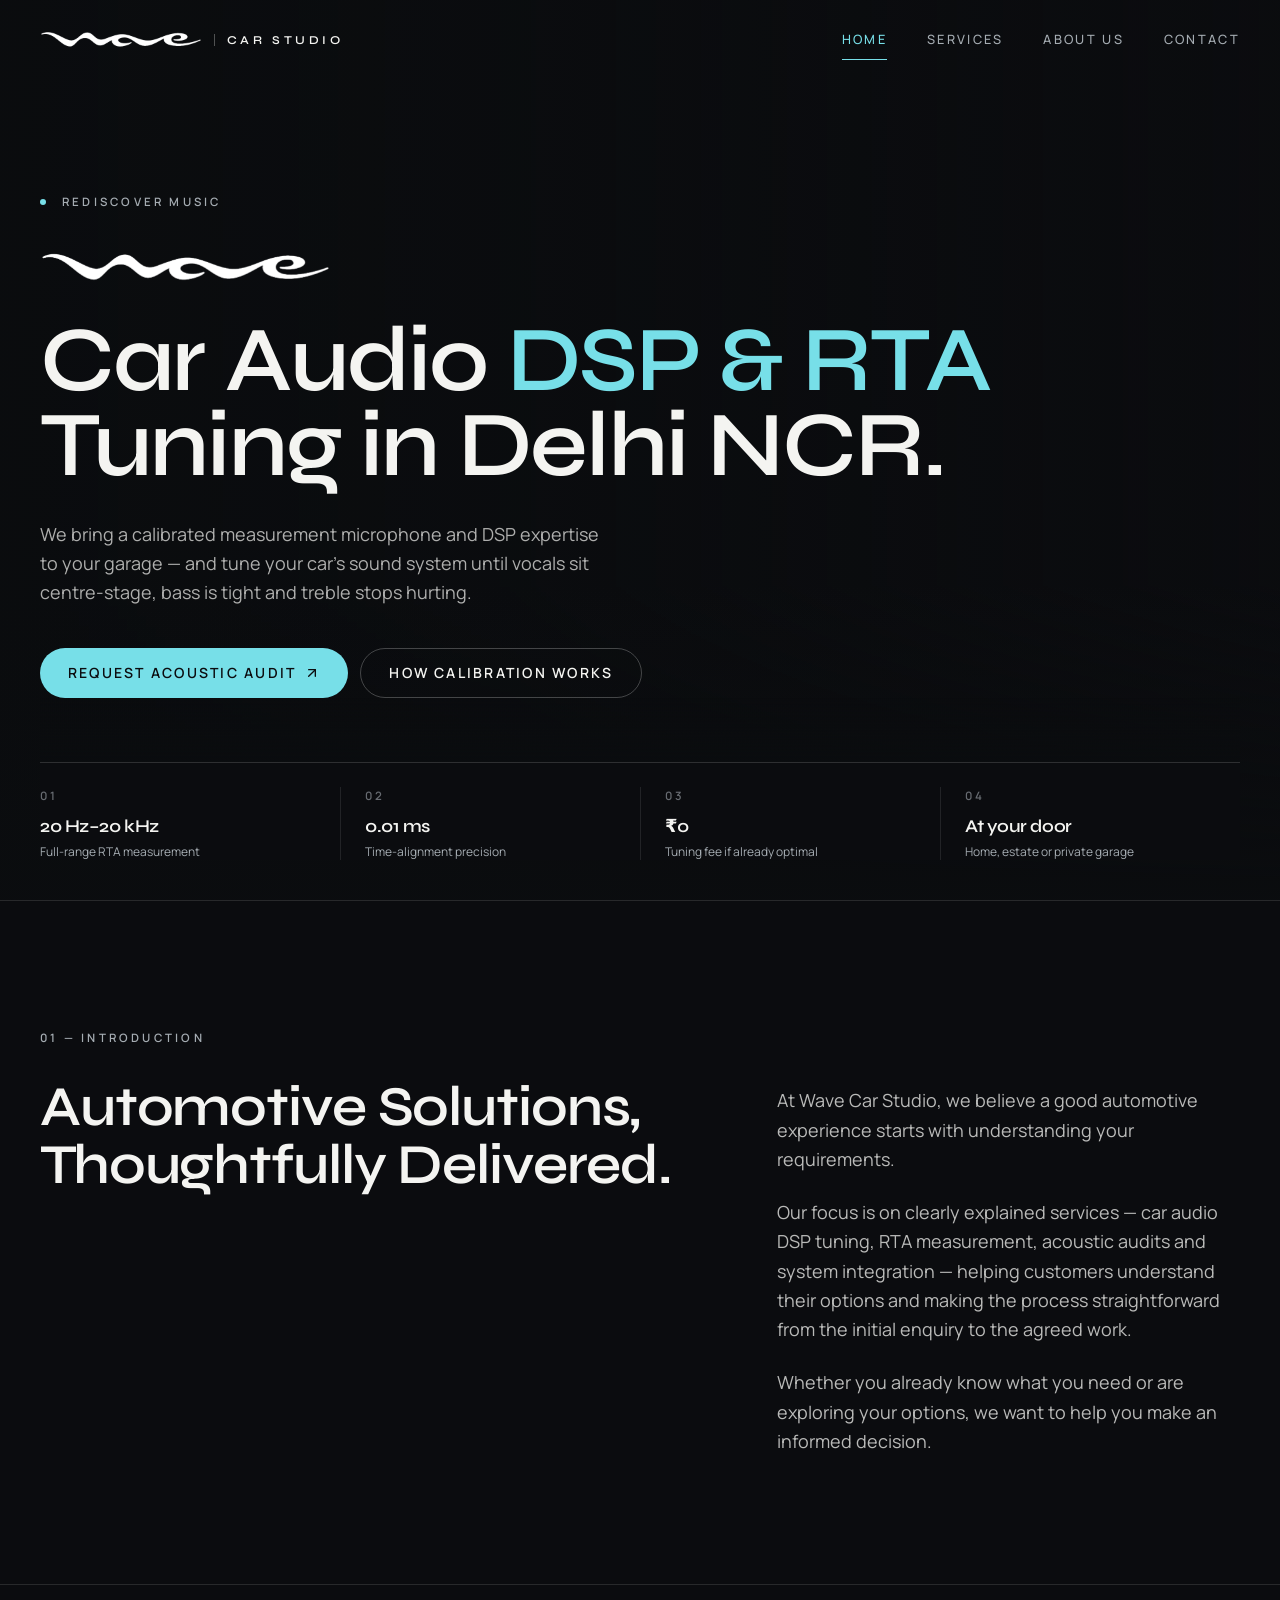
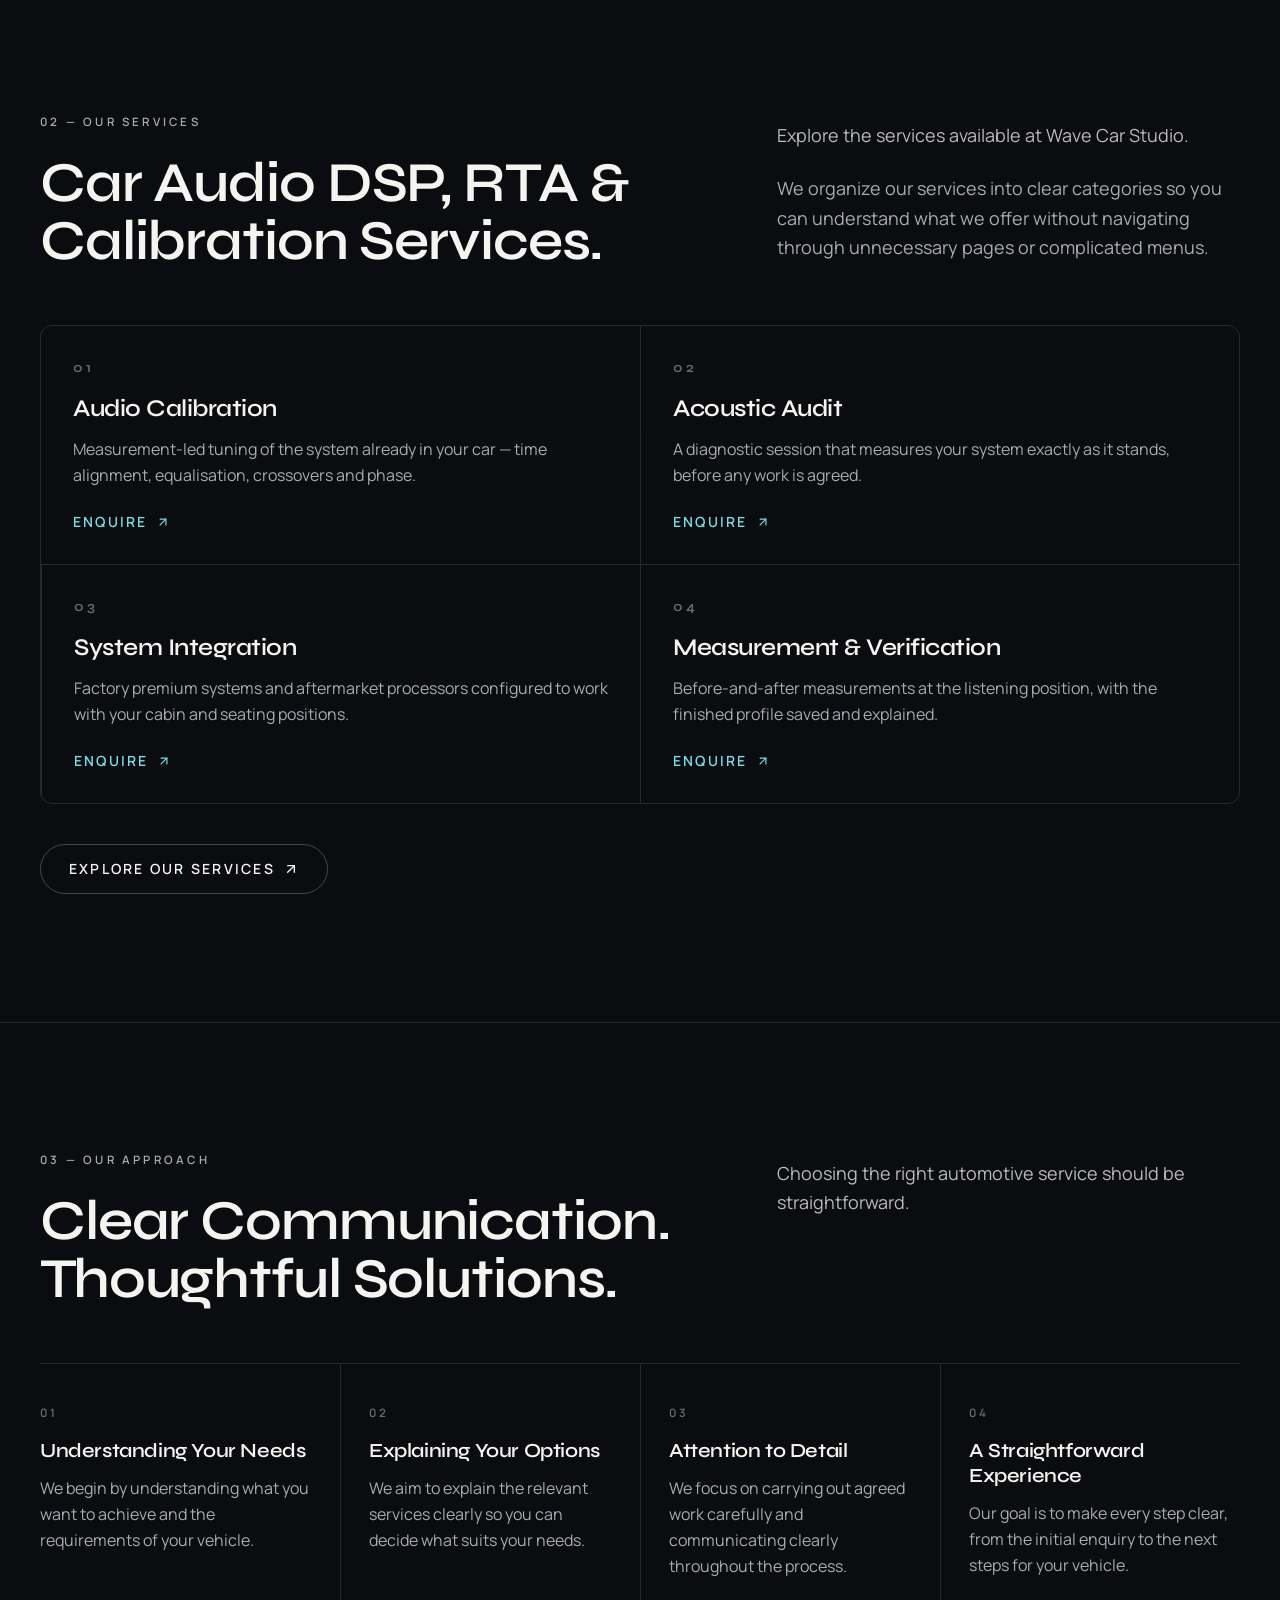
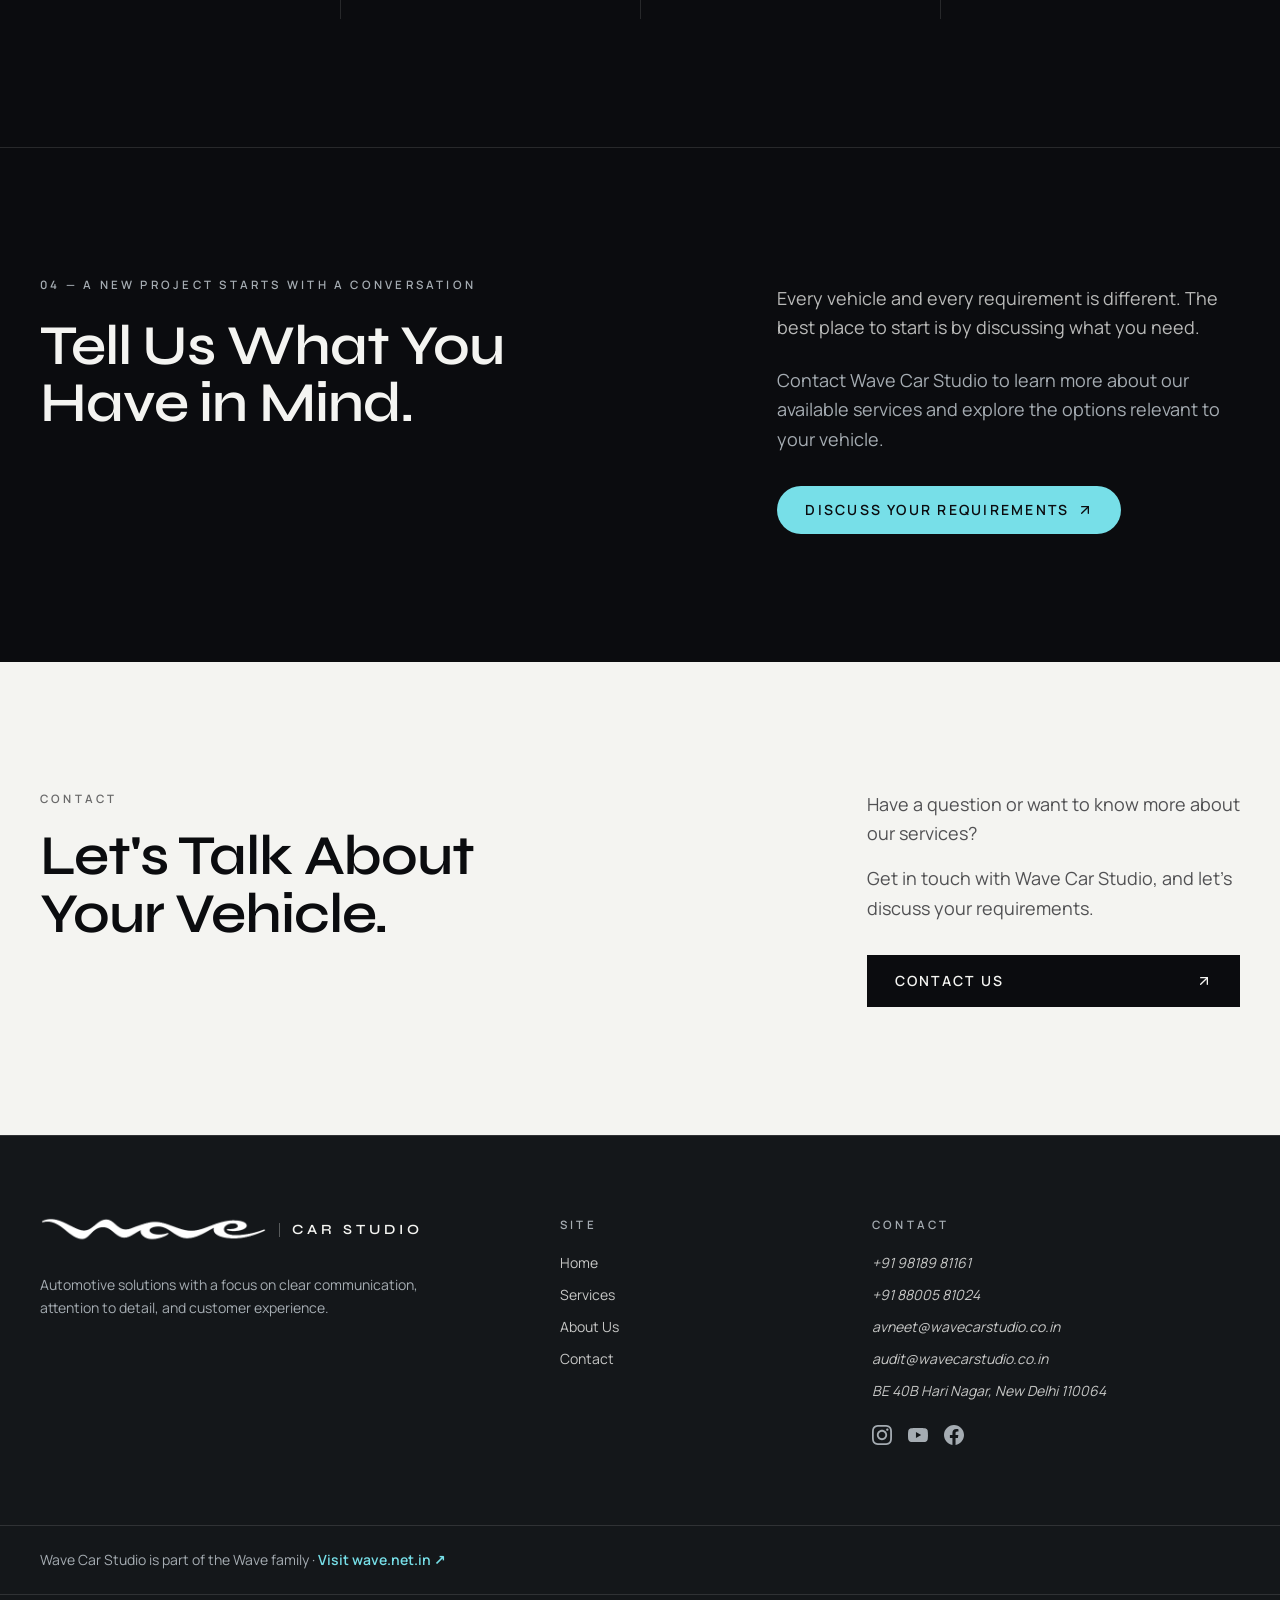
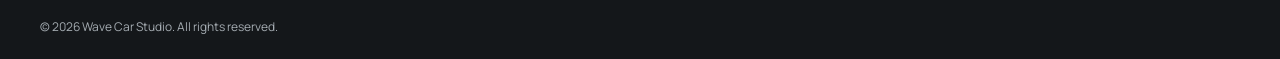
<file: index.html>
<!doctype html>
<html lang="en-IN">
  <head>
  <meta charset="utf-8" />
  <meta name="viewport" content="width=device-width, initial-scale=1" />

      <title>Car DSP &amp; RTA Tuning in Delhi NCR | Wave Car Studio</title>
  <meta name="description" content="Doorstep car audio DSP tuning and RTA measurement in Delhi NCR. Calibrated microphone, measured before and after, tuned in your own cabin." />
  <meta name="robots" content="index, follow, max-image-preview:large, max-snippet:-1, max-video-preview:-1" />
  <meta name="author" content="Wave Car Studio" />

  <link rel="canonical" href="https://wavecarstudio.co.in/" />
  <meta property="og:type" content="website" />
  <meta property="og:site_name" content="Wave Car Studio" />
  <meta property="og:locale" content="en_IN" />
  <meta property="og:title" content="Car DSP &amp; RTA Tuning in Delhi NCR | Wave Car Studio" />
  <meta property="og:description" content="Doorstep car audio DSP tuning and RTA measurement in Delhi NCR." />
  <meta property="og:url" content="https://wavecarstudio.co.in/" />
  <meta property="og:image" content="https://wavecarstudio.co.in/img/og-image.png" />
  <meta property="og:image:type" content="image/png" />
  <meta property="og:image:width" content="1200" />
  <meta property="og:image:height" content="630" />
  <meta property="og:image:alt" content="Car DSP and RTA tuning in Delhi NCR — Wave Car Studio" />
  <meta name="twitter:card" content="summary_large_image" />
  <meta name="twitter:title" content="Car DSP &amp; RTA Tuning in Delhi NCR | Wave Car Studio" />
  <meta name="twitter:description" content="Doorstep car audio DSP tuning and RTA measurement in Delhi NCR." />
  <meta name="twitter:image" content="https://wavecarstudio.co.in/img/og-image.png" />
  <meta name="twitter:image:alt" content="Car DSP and RTA tuning in Delhi NCR — Wave Car Studio" />

  <meta name="geo.region" content="IN-DL" />
  <meta name="geo.placename" content="New Delhi" />

  <meta name="geo.region" content="IN-DL" />
  <meta name="geo.placename" content="New Delhi" />

  <meta name="geo.region" content="IN-DL" />
  <meta name="geo.placename" content="New Delhi" />

  <!-- Brand icons: square, 48/96/192/512 + .ico + .svg + manifest (Google search favicon) -->
  <link rel="icon" href="favicon.ico" sizes="48x48" />
  <link rel="icon" type="image/svg+xml" href="favicon.svg" />
  <link rel="icon" type="image/png" sizes="48x48" href="img/favicon-48x48.png" />
  <link rel="icon" type="image/png" sizes="96x96" href="img/favicon-96x96.png" />
  <link rel="icon" type="image/png" sizes="192x192" href="img/favicon-192x192.png" />
  <link rel="apple-touch-icon" sizes="180x180" href="img/apple-touch-icon.png" />
  <link rel="manifest" href="site.webmanifest" />
  <meta name="theme-color" content="#0A0C0F" />
  <meta name="apple-mobile-web-app-title" content="Wave Car Studio" />
  <meta name="mobile-web-app-capable" content="yes" />
  <meta name="apple-mobile-web-app-status-bar-style" content="black" />
  <meta name="msapplication-TileColor" content="#0A0C0F" />
  <meta name="msapplication-TileImage" content="img/favicon-192x192.png" />

  <link rel="preconnect" href="https://fonts.googleapis.com" />
  <link rel="preconnect" href="https://fonts.gstatic.com" crossorigin />
  <link
    rel="stylesheet"
    href="https://fonts.googleapis.com/css2?family=Syne:wght@500;600;700&amp;family=Manrope:wght@400;500;600;700&amp;family=JetBrains+Mono:wght@400;500&amp;display=swap"
  />
  <link rel="stylesheet" href="css/tailwind.css" />
  <link rel="stylesheet" href="css/site.css" />

  <script type="application/ld+json">{"@context":"https://schema.org","@graph":[{"@type":"AutomotiveBusiness","@id":"https://wavecarstudio.co.in/#business","name":"Wave Car Studio","alternateName":"WaveCarStudio","slogan":"Automotive Solutions, Thoughtfully Delivered.","description":"Doorstep car audio DSP tuning, acoustic audits, system integration and measurement in Delhi NCR.","url":"https://wavecarstudio.co.in/","logo":{"@type":"ImageObject","url":"https://wavecarstudio.co.in/img/favicon-512x512.png","width":512,"height":512},"image":{"@type":"ImageObject","@id":"https://wavecarstudio.co.in/#primaryimage","url":"https://wavecarstudio.co.in/img/og-image.png","width":1200,"height":630,"caption":"Wave Car Studio — car audio DSP tuning in Delhi NCR"},"telephone":"+91-98189-81161","email":"avneet@wavecarstudio.co.in","priceRange":"₹₹","currenciesAccepted":"INR","address":{"@type":"PostalAddress","streetAddress":"BE 40B Hari Nagar","addressLocality":"New Delhi","addressRegion":"Delhi","postalCode":"110064","addressCountry":"IN"},"areaServed":[{"@type":"City","name":"New Delhi"},{"@type":"City","name":"Gurugram"},{"@type":"City","name":"Noida"},{"@type":"City","name":"Faridabad"},{"@type":"City","name":"Ghaziabad"},{"@type":"AdministrativeArea","name":"Delhi NCR"}],"contactPoint":[{"@type":"ContactPoint","name":"Avneet Singh","contactType":"sales","telephone":"+91-98189-81161","email":"avneet@wavecarstudio.co.in","areaServed":"IN","availableLanguage":["en","hi"]},{"@type":"ContactPoint","name":"Darshpreet Singh","contactType":"technical support","telephone":"+91-88005-81024","email":"audit@wavecarstudio.co.in","areaServed":"IN","availableLanguage":["en","hi"]}],"sameAs":["https://www.instagram.com/wavecarstudio/","https://www.youtube.com/@WaveCarStudio","https://www.facebook.com/profile.php?id=61595547972272","https://wave.net.in"],"hasOfferCatalog":{"@type":"OfferCatalog","name":"Car audio services","itemListElement":[{"@type":"Offer","itemOffered":{"@type":"Service","name":"Audio Calibration","serviceType":"Car audio DSP calibration","provider":{"@id":"https://wavecarstudio.co.in/#business"},"areaServed":{"@type":"AdministrativeArea","name":"Delhi NCR"},"url":"https://wavecarstudio.co.in/services"}},{"@type":"Offer","itemOffered":{"@type":"Service","name":"Acoustic Audit","serviceType":"In-car acoustic measurement and audit","provider":{"@id":"https://wavecarstudio.co.in/#business"},"areaServed":{"@type":"AdministrativeArea","name":"Delhi NCR"},"url":"https://wavecarstudio.co.in/services"}},{"@type":"Offer","itemOffered":{"@type":"Service","name":"System Integration","serviceType":"Car audio system integration","provider":{"@id":"https://wavecarstudio.co.in/#business"},"areaServed":{"@type":"AdministrativeArea","name":"Delhi NCR"},"url":"https://wavecarstudio.co.in/services"}},{"@type":"Offer","itemOffered":{"@type":"Service","name":"Measurement & Verification","serviceType":"Post-install measurement and verification","provider":{"@id":"https://wavecarstudio.co.in/#business"},"areaServed":{"@type":"AdministrativeArea","name":"Delhi NCR"},"url":"https://wavecarstudio.co.in/services"}}]}},{"@type":"WebPage","@id":"https://wavecarstudio.co.in/#webpage","url":"https://wavecarstudio.co.in/","name":"Car DSP & RTA Tuning in Delhi NCR | Wave Car Studio","description":"Doorstep car audio DSP tuning and RTA measurement in Delhi NCR. Calibrated microphone, measured before and after, tuned in your own cabin.","isPartOf":{"@id":"https://wavecarstudio.co.in/#website"},"about":{"@id":"https://wavecarstudio.co.in/#business"},"primaryImageOfPage":{"@id":"https://wavecarstudio.co.in/#primaryimage"},"inLanguage":"en-IN","dateModified":"2026-11-10"},{"@type":"WebSite","@id":"https://wavecarstudio.co.in/#website","url":"https://wavecarstudio.co.in/","name":"Wave Car Studio","description":"Car audio DSP tuning, acoustic audits, system integration and measurement in Delhi NCR.","publisher":{"@id":"https://wavecarstudio.co.in/#business"},"inLanguage":"en-IN"}]}</script>
  </head>

  <body class="min-h-screen bg-background text-foreground">
  <header class="site-header fixed inset-x-0 top-0 z-50" data-overlay="true">
    <div class="mx-auto flex h-20 w-full max-w-[1440px] items-center justify-between px-5 md:px-10">
      <a href="/" aria-label="Wave Car Studio — home" class="brand-lockup shrink-0">
        <img
          src="img/wave-logo.png"
          alt="WAVE"
          width="7680"
          height="951"
          class="brand-lockup__mark"
        />
        <span class="brand-lockup__name">Car Studio</span>
      </a>

      <nav aria-label="Primary" class="hidden md:block">
        <ul class="flex items-center gap-8 lg:gap-10">
              <li>
                <a
                  href="/" aria-current="page"
                  class="nav-link group relative block py-2 text-muted-foreground transition-colors hover:text-foreground"
                  >Home<span
                    class="absolute -bottom-0.5 left-0 h-px w-0 bg-primary transition-all duration-300 group-hover:w-full"
                  ></span
                ></a>
              </li>
              <li>
                <a
                  href="/services"
                  class="nav-link group relative block py-2 text-muted-foreground transition-colors hover:text-foreground"
                  >Services<span
                    class="absolute -bottom-0.5 left-0 h-px w-0 bg-primary transition-all duration-300 group-hover:w-full"
                  ></span
                ></a>
              </li>
              <li>
                <a
                  href="/about"
                  class="nav-link group relative block py-2 text-muted-foreground transition-colors hover:text-foreground"
                  >About Us<span
                    class="absolute -bottom-0.5 left-0 h-px w-0 bg-primary transition-all duration-300 group-hover:w-full"
                  ></span
                ></a>
              </li>
              <li>
                <a
                  href="/contact"
                  class="nav-link group relative block py-2 text-muted-foreground transition-colors hover:text-foreground"
                  >Contact<span
                    class="absolute -bottom-0.5 left-0 h-px w-0 bg-primary transition-all duration-300 group-hover:w-full"
                  ></span
                ></a>
              </li>
        </ul>
      </nav>

      <button
        type="button"
        id="menu-toggle"
        aria-expanded="false"
        aria-controls="mobile-nav"
        aria-label="Open menu"
        class="relative -mr-2 grid h-11 w-11 place-items-center md:hidden"
      >
        <span class="menu-bar absolute h-px w-6 -translate-y-1 bg-foreground transition-transform duration-300"></span>
        <span class="menu-bar absolute h-px w-6 translate-y-1 bg-foreground transition-transform duration-300"></span>
      </button>
    </div>

    <div
      id="mobile-nav"
      class="overflow-hidden border-t bg-background transition-[height] duration-500 md:hidden"
    >
      <nav aria-label="Primary mobile" class="mx-auto w-full max-w-[1440px] px-5 py-6 md:px-10">
        <ul>
              <li>
                <a
                  href="/" aria-current="page"
                  class="flex items-baseline gap-4 border-b border-hairline py-4 font-display text-3xl text-foreground"
                  ><span class="font-sans text-xs text-muted-foreground">01</span>Home</a
                >
              </li>
              <li>
                <a
                  href="/services"
                  class="flex items-baseline gap-4 border-b border-hairline py-4 font-display text-3xl text-foreground"
                  ><span class="font-sans text-xs text-muted-foreground">02</span>Services</a
                >
              </li>
              <li>
                <a
                  href="/about"
                  class="flex items-baseline gap-4 border-b border-hairline py-4 font-display text-3xl text-foreground"
                  ><span class="font-sans text-xs text-muted-foreground">03</span>About Us</a
                >
              </li>
              <li>
                <a
                  href="/contact"
                  class="flex items-baseline gap-4 border-b border-hairline py-4 font-display text-3xl text-foreground"
                  ><span class="font-sans text-xs text-muted-foreground">04</span>Contact</a
                >
              </li>
        </ul>
      </nav>
    </div>
  </header>

    <main id="main">

      <!-- Hero.tsx -->
      <section id="top" class="relative isolate flex min-h-[100svh] items-end overflow-hidden pt-32" aria-labelledby="hero-title">
        <video
          src="video/hero.mp4"
          class="slow-zoom absolute inset-x-0 -top-24 -z-20 h-[calc(100%+6rem)] w-full object-cover"
          autoplay
          muted
          loop
          playsinline
          preload="auto"
          aria-hidden="true"
          tabindex="-1"
        ></video>
        <div class="absolute inset-0 -z-10" style="background: var(--hero-veil)" aria-hidden="true"></div>
        <div class="absolute inset-0 -z-10" style="background: var(--hero-floor)" aria-hidden="true"></div>

        <div class="relative mx-auto w-full max-w-[1440px] px-5 pb-10 md:px-10">
          <div class="max-w-5xl">
            <p class="hero-in label flex items-center gap-4 text-muted-foreground">
              <span class="h-1.5 w-1.5 rounded-full bg-primary"></span>
              Rediscover Music
            </p>

            <img
              src="img/wave-logo.png"
              alt="WAVE"
              width="7680"
              height="951"
              class="hero-in mt-10 h-7 w-auto md:h-9"
              style="animation-delay: 120ms"
            />

            <h1 id="hero-title" class="hero-in mt-8 display-xl" style="animation-delay: 120ms">
              Car Audio <span class="text-primary">DSP &amp; RTA</span>
              <span class="block text-foreground">Tuning in Delhi NCR.</span>
            </h1>

            <p
              class="hero-in mt-8 max-w-xl text-base leading-relaxed text-foreground/70 md:text-lg"
              style="animation-delay: 260ms"
            >
              We bring a calibrated measurement microphone and DSP expertise to your garage — and tune
              your car's sound system until vocals sit centre-stage, bass is tight and treble stops
              hurting.
            </p>

            <div class="hero-in mt-10 flex flex-col gap-3 sm:flex-row" style="animation-delay: 380ms">
              <a href="/contact" class="btn-label inline-flex items-center justify-center gap-2 rounded-full bg-primary px-7 py-3.5 text-primary-foreground transition-colors hover:bg-foreground">
                Request Acoustic Audit
                <svg xmlns="http://www.w3.org/2000/svg" viewBox="0 0 24 24" fill="none" stroke="currentColor" stroke-width="2" stroke-linecap="round" stroke-linejoin="round" class="h-4 w-4" aria-hidden="true"><path d="M7 7h10v10" /><path d="M7 17 17 7" /></svg>
              </a>
              <a href="/services" class="btn-label inline-flex items-center justify-center gap-2 rounded-full border border-foreground/25 px-7 py-3.5 text-foreground transition-colors hover:border-foreground hover:bg-foreground/5">
                How calibration works
              </a>
            </div>
          </div>

          <div class="hero-in relative mt-16" style="animation-delay: 500ms">
            <div
              aria-hidden="true"
              class="pointer-events-none absolute inset-x-0 -top-16 h-16 bg-gradient-to-t from-background to-transparent"
            ></div>
            <div class="grid grid-cols-2 gap-y-6 border-t border-foreground/15 bg-background pt-6 md:grid-cols-4">
              <div>
                <p class="label text-muted-foreground/60">01</p>
                <p class="mt-2 font-display text-base font-semibold tracking-tight md:text-lg">20 Hz–20 kHz</p>
                <p class="mt-1 text-xs text-muted-foreground">Full-range RTA measurement</p>
              </div>
              <div class="md:border-l md:border-foreground/10 md:pl-6">
                <p class="label text-muted-foreground/60">02</p>
                <p class="mt-2 font-display text-base font-semibold tracking-tight md:text-lg">0.01 ms</p>
                <p class="mt-1 text-xs text-muted-foreground">Time-alignment precision</p>
              </div>
              <div class="md:border-l md:border-foreground/10 md:pl-6">
                <p class="label text-muted-foreground/60">03</p>
                <p class="mt-2 font-display text-base font-semibold tracking-tight md:text-lg">₹0</p>
                <p class="mt-1 text-xs text-muted-foreground">Tuning fee if already optimal</p>
              </div>
              <div class="md:border-l md:border-foreground/10 md:pl-6">
                <p class="label text-muted-foreground/60">04</p>
                <p class="mt-2 font-display text-base font-semibold tracking-tight md:text-lg">At your door</p>
                <p class="mt-1 text-xs text-muted-foreground">Home, estate or private garage</p>
              </div>
            </div>
          </div>
        </div>
      </section>

      <!-- Sections.tsx -> Introduction -->
      <section id="introduction" class="scroll-mt-24 border-t border-hairline" aria-labelledby="introduction-title">
        <div class="reveal mx-auto w-full max-w-[1440px] px-5 py-24 md:px-10 md:py-32">
          <p class="label text-muted-foreground">01 — Introduction</p>

          <div class="mt-8 grid gap-10 lg:grid-cols-12 lg:gap-16">
            <div class="lg:col-span-7">
              <h2 id="introduction-title" class="text-balance display-lg">
                Automotive Solutions,
                <span class="block">Thoughtfully Delivered.</span>
              </h2>
            </div>

            <div class="space-y-6 lg:col-span-5 lg:col-start-8 lg:pt-2">
              <p class="text-lg leading-relaxed text-foreground/75">
                At Wave Car Studio, we believe a good automotive experience starts with understanding
                your requirements.
              </p>
              <p class="text-lg leading-relaxed text-foreground/75">
                Our focus is on clearly explained services — car audio DSP tuning, RTA measurement,
                acoustic audits and system integration — helping customers understand their options and
                making the process straightforward from the initial enquiry to the agreed work.
              </p>
              <p class="text-lg leading-relaxed text-foreground/75">
                Whether you already know what you need or are exploring your options, we want to help you
                make an informed decision.
              </p>
            </div>
          </div>
        </div>
      </section>

      <!-- Sections.tsx -> ServicesPreview -->
      <section id="services" class="scroll-mt-24 border-t border-hairline" aria-labelledby="services-title">
        <div class="reveal mx-auto w-full max-w-[1440px] px-5 py-24 md:px-10 md:py-32">
          <div class="grid gap-10 lg:grid-cols-12 lg:gap-16">
            <div class="lg:col-span-7">
              <p class="label text-muted-foreground">02 — Our Services</p>
              <h2 id="services-title" class="mt-6 text-balance display-lg">
                Car Audio DSP, RTA &amp;
                <span class="block">Calibration Services.</span>
              </h2>
            </div>
            <div class="space-y-6 lg:col-span-5 lg:col-start-8 lg:pt-2">
              <p class="text-lg leading-relaxed text-foreground/75">
                Explore the services available at Wave Car Studio.
              </p>
              <p class="text-lg leading-relaxed text-muted-foreground">
                We organize our services into clear categories so you can understand what we offer without
                navigating through unnecessary pages or complicated menus.
              </p>
            </div>
          </div>

          <div class="mt-14 grid overflow-hidden rounded-2xl border border-hairline md:grid-cols-2">
            <article aria-labelledby="home-service-1" class="flex flex-col p-6 md:p-8">
              <p class="font-display text-sm font-semibold tracking-[0.2em] text-muted-foreground/60">01</p>
              <h3 id="home-service-1" class="mt-4 font-display text-2xl font-semibold leading-tight tracking-[-0.02em]">
                Audio Calibration
              </h3>
              <p class="mt-3 flex-1 text-base leading-relaxed text-muted-foreground">
                Measurement-led tuning of the system already in your car — time alignment, equalisation,
                crossovers and phase.
              </p>
              <a
                href="/services"
                class="btn-label mt-6 inline-flex items-center gap-2 text-primary transition-colors hover:text-foreground"
              >
                Enquire
                <svg xmlns="http://www.w3.org/2000/svg" viewBox="0 0 24 24" fill="none" stroke="currentColor" stroke-width="2" stroke-linecap="round" stroke-linejoin="round" class="h-3.5 w-3.5" aria-hidden="true"><path d="M7 7h10v10" /><path d="M7 17 17 7" /></svg>
              </a>
            </article>

            <article aria-labelledby="home-service-2" class="flex flex-col border-t border-hairline p-6 md:border-l md:border-t-0 md:p-8">
              <p class="font-display text-sm font-semibold tracking-[0.2em] text-muted-foreground/60">02</p>
              <h3 id="home-service-2" class="mt-4 font-display text-2xl font-semibold leading-tight tracking-[-0.02em]">
                Acoustic Audit
              </h3>
              <p class="mt-3 flex-1 text-base leading-relaxed text-muted-foreground">
                A diagnostic session that measures your system exactly as it stands, before any work is
                agreed.
              </p>
              <a
                href="/services"
                class="btn-label mt-6 inline-flex items-center gap-2 text-primary transition-colors hover:text-foreground"
              >
                Enquire
                <svg xmlns="http://www.w3.org/2000/svg" viewBox="0 0 24 24" fill="none" stroke="currentColor" stroke-width="2" stroke-linecap="round" stroke-linejoin="round" class="h-3.5 w-3.5" aria-hidden="true"><path d="M7 7h10v10" /><path d="M7 17 17 7" /></svg>
              </a>
            </article>

            <article aria-labelledby="home-service-3" class="flex flex-col border-t border-hairline p-6 md:border-l md:p-8">
              <p class="font-display text-sm font-semibold tracking-[0.2em] text-muted-foreground/60">03</p>
              <h3 id="home-service-3" class="mt-4 font-display text-2xl font-semibold leading-tight tracking-[-0.02em]">
                System Integration
              </h3>
              <p class="mt-3 flex-1 text-base leading-relaxed text-muted-foreground">
                Factory premium systems and aftermarket processors configured to work with your cabin and
                seating positions.
              </p>
              <a
                href="/services"
                class="btn-label mt-6 inline-flex items-center gap-2 text-primary transition-colors hover:text-foreground"
              >
                Enquire
                <svg xmlns="http://www.w3.org/2000/svg" viewBox="0 0 24 24" fill="none" stroke="currentColor" stroke-width="2" stroke-linecap="round" stroke-linejoin="round" class="h-3.5 w-3.5" aria-hidden="true"><path d="M7 7h10v10" /><path d="M7 17 17 7" /></svg>
              </a>
            </article>

            <article aria-labelledby="home-service-4" class="flex flex-col border-t border-hairline p-6 md:border-l md:p-8">
              <p class="font-display text-sm font-semibold tracking-[0.2em] text-muted-foreground/60">04</p>
              <h3 id="home-service-4" class="mt-4 font-display text-2xl font-semibold leading-tight tracking-[-0.02em]">
                Measurement &amp; Verification
              </h3>
              <p class="mt-3 flex-1 text-base leading-relaxed text-muted-foreground">
                Before-and-after measurements at the listening position, with the finished profile saved and
                explained.
              </p>
              <a
                href="/services"
                class="btn-label mt-6 inline-flex items-center gap-2 text-primary transition-colors hover:text-foreground"
              >
                Enquire
                <svg xmlns="http://www.w3.org/2000/svg" viewBox="0 0 24 24" fill="none" stroke="currentColor" stroke-width="2" stroke-linecap="round" stroke-linejoin="round" class="h-3.5 w-3.5" aria-hidden="true"><path d="M7 7h10v10" /><path d="M7 17 17 7" /></svg>
              </a>
            </article>
          </div>

          <div class="mt-10">
            <a href="/services" class="btn-label inline-flex items-center justify-center gap-2 rounded-full border border-foreground/25 px-7 py-3.5 text-foreground transition-colors hover:border-foreground hover:bg-foreground/5">
              Explore Our Services
              <svg xmlns="http://www.w3.org/2000/svg" viewBox="0 0 24 24" fill="none" stroke="currentColor" stroke-width="2" stroke-linecap="round" stroke-linejoin="round" class="h-4 w-4" aria-hidden="true"><path d="M7 7h10v10" /><path d="M7 17 17 7" /></svg>
            </a>
          </div>
        </div>
      </section>

      <!-- Sections.tsx -> Approach -->
      <section id="approach" class="scroll-mt-24 border-t border-hairline" aria-labelledby="approach-title">
        <div class="reveal mx-auto w-full max-w-[1440px] px-5 py-24 md:px-10 md:py-32">
          <div class="grid gap-10 lg:grid-cols-12 lg:gap-16">
            <div class="lg:col-span-7">
              <p class="label text-muted-foreground">03 — Our Approach</p>
              <h2 id="approach-title" class="mt-6 text-balance display-lg">
                Clear Communication.
                <span class="block">Thoughtful Solutions.</span>
              </h2>
            </div>
            <div class="lg:col-span-5 lg:col-start-8 lg:pt-2">
              <p class="text-lg leading-relaxed text-foreground/75">
                Choosing the right automotive service should be straightforward.
              </p>
            </div>
          </div>

          <div class="mt-14 grid border-t border-hairline md:grid-cols-4">
            <article aria-labelledby="approach-step-1" class="py-8 md:py-10 md:pr-7">
              <p class="label text-muted-foreground/60">01</p>
              <h3 id="approach-step-1" class="mt-4 font-display text-xl font-semibold leading-tight tracking-[-0.02em]">
                Understanding Your Needs
              </h3>
              <p class="mt-3 text-base leading-relaxed text-muted-foreground">
                We begin by understanding what you want to achieve and the requirements of your vehicle.
              </p>
            </article>

            <article aria-labelledby="approach-step-2" class="border-t border-hairline py-8 md:border-l md:border-t-0 md:py-10 md:pl-7 md:pr-7">
              <p class="label text-muted-foreground/60">02</p>
              <h3 id="approach-step-2" class="mt-4 font-display text-xl font-semibold leading-tight tracking-[-0.02em]">
                Explaining Your Options
              </h3>
              <p class="mt-3 text-base leading-relaxed text-muted-foreground">
                We aim to explain the relevant services clearly so you can decide what suits your needs.
              </p>
            </article>

            <article aria-labelledby="approach-step-3" class="border-t border-hairline py-8 md:border-l md:border-t-0 md:py-10 md:pl-7 md:pr-7">
              <p class="label text-muted-foreground/60">03</p>
              <h3 id="approach-step-3" class="mt-4 font-display text-xl font-semibold leading-tight tracking-[-0.02em]">
                Attention to Detail
              </h3>
              <p class="mt-3 text-base leading-relaxed text-muted-foreground">
                We focus on carrying out agreed work carefully and communicating clearly throughout the
                process.
              </p>
            </article>

            <article aria-labelledby="approach-step-4" class="border-t border-hairline py-8 md:border-l md:border-t-0 md:py-10 md:pl-7">
              <p class="label text-muted-foreground/60">04</p>
              <h3 id="approach-step-4" class="mt-4 font-display text-xl font-semibold leading-tight tracking-[-0.02em]">
                A Straightforward Experience
              </h3>
              <p class="mt-3 text-base leading-relaxed text-muted-foreground">
                Our goal is to make every step clear, from the initial enquiry to the next steps for your
                vehicle.
              </p>
            </article>
          </div>
        </div>
      </section>

      <!-- Sections.tsx -> Conversation -->
      <section id="conversation" class="scroll-mt-24 border-t border-hairline" aria-labelledby="conversation-title">
        <div class="reveal mx-auto w-full max-w-[1440px] px-5 py-24 md:px-10 md:py-32">
          <div class="grid gap-10 lg:grid-cols-12 lg:gap-16">
            <div class="lg:col-span-6">
              <p class="label text-muted-foreground">04 — A new project starts with a conversation</p>
              <h2 id="conversation-title" class="mt-6 text-balance display-lg">
                Tell Us What You
                <span class="block">Have in Mind.</span>
              </h2>
            </div>
            <div class="space-y-6 lg:col-span-5 lg:col-start-8 lg:pt-2">
              <p class="text-lg leading-relaxed text-foreground/75">
                Every vehicle and every requirement is different. The best place to start is by discussing
                what you need.
              </p>
              <p class="text-lg leading-relaxed text-muted-foreground">
                Contact Wave Car Studio to learn more about our available services and explore the options
                relevant to your vehicle.
              </p>
              <div class="pt-2">
                <a href="/contact" class="btn-label inline-flex items-center justify-center gap-2 rounded-full bg-primary px-7 py-3.5 text-primary-foreground transition-colors hover:bg-foreground">
                  Discuss Your Requirements
                  <svg xmlns="http://www.w3.org/2000/svg" viewBox="0 0 24 24" fill="none" stroke="currentColor" stroke-width="2" stroke-linecap="round" stroke-linejoin="round" class="h-4 w-4" aria-hidden="true"><path d="M7 7h10v10" /><path d="M7 17 17 7" /></svg>
                </a>
              </div>
            </div>
          </div>
        </div>
      </section>

      <!-- Sections.tsx -> ContactInvite -->
      <section id="contact" class="tone-paper" aria-labelledby="contact-invite-title">
        <div class="reveal mx-auto grid w-full max-w-[1440px] gap-10 px-5 py-24 md:grid-cols-12 md:px-10 md:py-32">
          <div class="md:col-span-7">
            <p class="label text-paper-foreground/60">Contact</p>
            <h2 id="contact-invite-title" class="mt-5 text-balance display-lg">Let's Talk About Your Vehicle.</h2>
          </div>
          <div class="flex flex-col justify-end md:col-span-4 md:col-start-9">
            <p class="text-lg leading-relaxed text-paper-foreground/70">
              Have a question or want to know more about our services?
            </p>
            <p class="mt-4 text-lg leading-relaxed text-paper-foreground/70">
              Get in touch with Wave Car Studio, and let's discuss your requirements.
            </p>
            <a
              href="/contact"
              class="btn-label group mt-8 inline-flex items-center justify-between gap-6 bg-paper-foreground px-7 py-4 text-paper"
            >
              Contact Us
              <svg xmlns="http://www.w3.org/2000/svg" viewBox="0 0 24 24" fill="none" stroke="currentColor" stroke-width="2" stroke-linecap="round" stroke-linejoin="round" class="h-4 w-4 transition-transform group-hover:translate-x-1" aria-hidden="true"><path d="M7 7h10v10" /><path d="M7 17 17 7" /></svg>
            </a>
          </div>
        </div>
      </section>

    </main>

  <footer class="border-t border-hairline bg-surface">
    <div class="reveal">
      <div class="mx-auto grid w-full max-w-[1440px] gap-12 px-5 py-16 md:grid-cols-12 md:px-10 md:py-20">
        <div class="md:col-span-5">
          <a href="/" aria-label="Wave Car Studio — home" class="brand-lockup brand-lockup--footer">
            <img
              src="img/wave-logo.png"
              alt="WAVE"
              width="7680"
              height="951"
              loading="lazy"
              decoding="async"
              class="brand-lockup__mark"
            />
            <span class="brand-lockup__name">Car Studio</span>
          </a>
          <p class="mt-6 max-w-sm text-sm leading-relaxed text-muted-foreground">
            Automotive solutions with a focus on clear communication, attention to detail, and
            customer experience.
          </p>
        </div>

        <nav aria-labelledby="footer-site" class="md:col-span-3">
          <p id="footer-site" class="label mb-5 text-muted-foreground">Site</p>
          <ul class="space-y-3 text-sm">
            <li>
              <a href="/" class="text-foreground/80 transition-colors hover:text-primary">Home</a>
            </li>
            <li>
              <a href="/services" class="text-foreground/80 transition-colors hover:text-primary">Services</a>
            </li>
            <li>
              <a href="/about" class="text-foreground/80 transition-colors hover:text-primary">About Us</a>
            </li>
            <li>
              <a href="/contact" class="text-foreground/80 transition-colors hover:text-primary">Contact</a>
            </li>
          </ul>
        </nav>

        <div class="md:col-span-4">
          <p id="footer-contact" class="label mb-5 text-muted-foreground">Contact</p>
          <address aria-labelledby="footer-contact">
            <ul class="space-y-3 text-sm text-foreground/80">
              <li>
                <a href="tel:+919818981161" class="hover:text-primary">+91 98189 81161</a>
              </li>
              <li>
                <a href="tel:+918800581024" class="hover:text-primary">+91 88005 81024</a>
              </li>
              <li>
                <a href="mailto:avneet@wavecarstudio.co.in" class="hover:text-primary">avneet@wavecarstudio.co.in</a>
              </li>
              <li>
                <a href="mailto:audit@wavecarstudio.co.in" class="hover:text-primary">audit@wavecarstudio.co.in</a>
              </li>
              <li>BE 40B Hari Nagar, New Delhi 110064</li>
            </ul>
          </address>

          <div class="mt-6 flex items-center gap-4">
            <a
              href="https://www.instagram.com/wavecarstudio/"
              target="_blank"
              rel="noopener"
              aria-label="Wave Car Studio on Instagram"
              title="Instagram"
              class="text-muted-foreground transition-colors hover:text-primary"
              ><svg xmlns="http://www.w3.org/2000/svg" viewBox="0 0 24 24" fill="currentColor" class="h-5 w-5" aria-hidden="true"><path d="M12 0C8.74 0 8.333.015 7.053.072 5.775.132 4.905.333 4.14.63c-.789.306-1.459.717-2.126 1.384S.935 3.35.63 4.14C.333 4.905.131 5.775.072 7.053.012 8.333 0 8.74 0 12s.015 3.667.072 4.947c.06 1.277.261 2.148.558 2.913.306.788.717 1.459 1.384 2.126.667.666 1.336 1.079 2.126 1.384.766.296 1.636.499 2.913.558C8.333 23.988 8.74 24 12 24s3.667-.015 4.947-.072c1.277-.06 2.148-.262 2.913-.558.788-.306 1.459-.718 2.126-1.384.666-.667 1.079-1.335 1.384-2.126.296-.765.499-1.636.558-2.913.06-1.28.072-1.687.072-4.947s-.015-3.667-.072-4.947c-.06-1.277-.262-2.149-.558-2.913-.306-.789-.718-1.459-1.384-2.126C21.319 1.347 20.651.935 19.86.63c-.765-.297-1.636-.499-2.913-.558C15.667.012 15.26 0 12 0zm0 2.16c3.203 0 3.585.016 4.85.071 1.17.055 1.805.249 2.227.415.562.217.96.477 1.382.896.419.42.679.819.896 1.381.164.422.36 1.057.413 2.227.057 1.266.07 1.646.07 4.85s-.015 3.585-.074 4.85c-.061 1.17-.256 1.805-.421 2.227-.224.562-.479.96-.899 1.382-.419.419-.824.679-1.38.896-.42.164-1.065.36-2.235.413-1.274.057-1.649.07-4.859.07-3.211 0-3.586-.015-4.859-.074-1.171-.061-1.816-.256-2.236-.421-.569-.224-.96-.479-1.379-.899-.421-.419-.69-.824-.9-1.38-.165-.42-.359-1.065-.42-2.235-.045-1.26-.061-1.649-.061-4.844 0-3.196.016-3.586.061-4.861.061-1.17.255-1.814.42-2.234.21-.57.479-.96.9-1.381.419-.419.81-.689 1.379-.898.42-.166 1.051-.361 2.221-.421 1.275-.045 1.65-.06 4.859-.06l.045.03zm0 3.678c-3.405 0-6.162 2.76-6.162 6.162 0 3.405 2.76 6.162 6.162 6.162 3.405 0 6.162-2.76 6.162-6.162 0-3.405-2.76-6.162-6.162-6.162zM12 16c-2.21 0-4-1.79-4-4s1.79-4 4-4 4 1.79 4 4-1.79 4-4 4zm7.846-10.405c0 .795-.646 1.44-1.44 1.44-.795 0-1.44-.646-1.44-1.44 0-.794.646-1.439 1.44-1.439.793-.001 1.44.645 1.44 1.439z" /></svg></a
            >
            <a
              href="https://www.youtube.com/@WaveCarStudio"
              target="_blank"
              rel="noopener"
              aria-label="Wave Car Studio on YouTube"
              title="YouTube"
              class="text-muted-foreground transition-colors hover:text-primary"
              ><svg xmlns="http://www.w3.org/2000/svg" viewBox="0 0 24 24" fill="currentColor" class="h-5 w-5" aria-hidden="true"><path d="M23.498 6.186a3.016 3.016 0 0 0-2.122-2.136C19.505 3.545 12 3.545 12 3.545s-7.505 0-9.377.505A3.017 3.017 0 0 0 .502 6.186C0 8.07 0 12 0 12s0 3.93.502 5.814a3.016 3.016 0 0 0 2.122 2.136c1.871.505 9.376.505 9.376.505s7.505 0 9.377-.505a3.015 3.015 0 0 0 2.122-2.136C24 15.93 24 12 24 12s0-3.93-.502-5.814zM9.545 15.568V8.432L15.818 12l-6.273 3.568z" /></svg></a
            >
            <a
              href="https://www.facebook.com/profile.php?id=61595547972272"
              target="_blank"
              rel="noopener"
              aria-label="Wave Car Studio on Facebook"
              title="Facebook"
              class="text-muted-foreground transition-colors hover:text-primary"
              ><svg xmlns="http://www.w3.org/2000/svg" viewBox="0 0 24 24" fill="currentColor" class="h-5 w-5" aria-hidden="true"><path d="M24 12.073c0-6.627-5.373-12-12-12s-12 5.373-12 12c0 5.99 4.388 10.954 10.125 11.854v-8.385H7.078v-3.47h3.047V9.43c0-3.007 1.792-4.669 4.533-4.669 1.312 0 2.686.235 2.686.235v2.953H15.83c-1.491 0-1.956.925-1.956 1.874v2.25h3.328l-.532 3.47h-2.796v8.385C19.612 23.027 24 18.062 24 12.073z" /></svg></a
            >
          </div>
        </div>
      </div>
    </div>

    <div class="mx-auto w-full max-w-[1440px] border-t border-hairline px-5 py-6 text-sm text-muted-foreground md:px-10">
      <p>
        Wave Car Studio is part of the Wave family ·
        <a
          href="https://wave.net.in"
          target="_blank"
          rel="noopener"
          class="font-semibold whitespace-nowrap text-primary hover:underline"
          >Visit wave.net.in ↗</a
        >
      </p>
    </div>

    <div class="mx-auto w-full max-w-[1440px] border-t border-hairline px-5 py-6 md:px-10">
      <p class="text-xs text-muted-foreground">
        © <span data-year>2026</span> Wave Car Studio. All rights reserved.
      </p>
    </div>
  </footer>

    <script src="js/site.js" defer></script>
  </body>
</html>
</file>
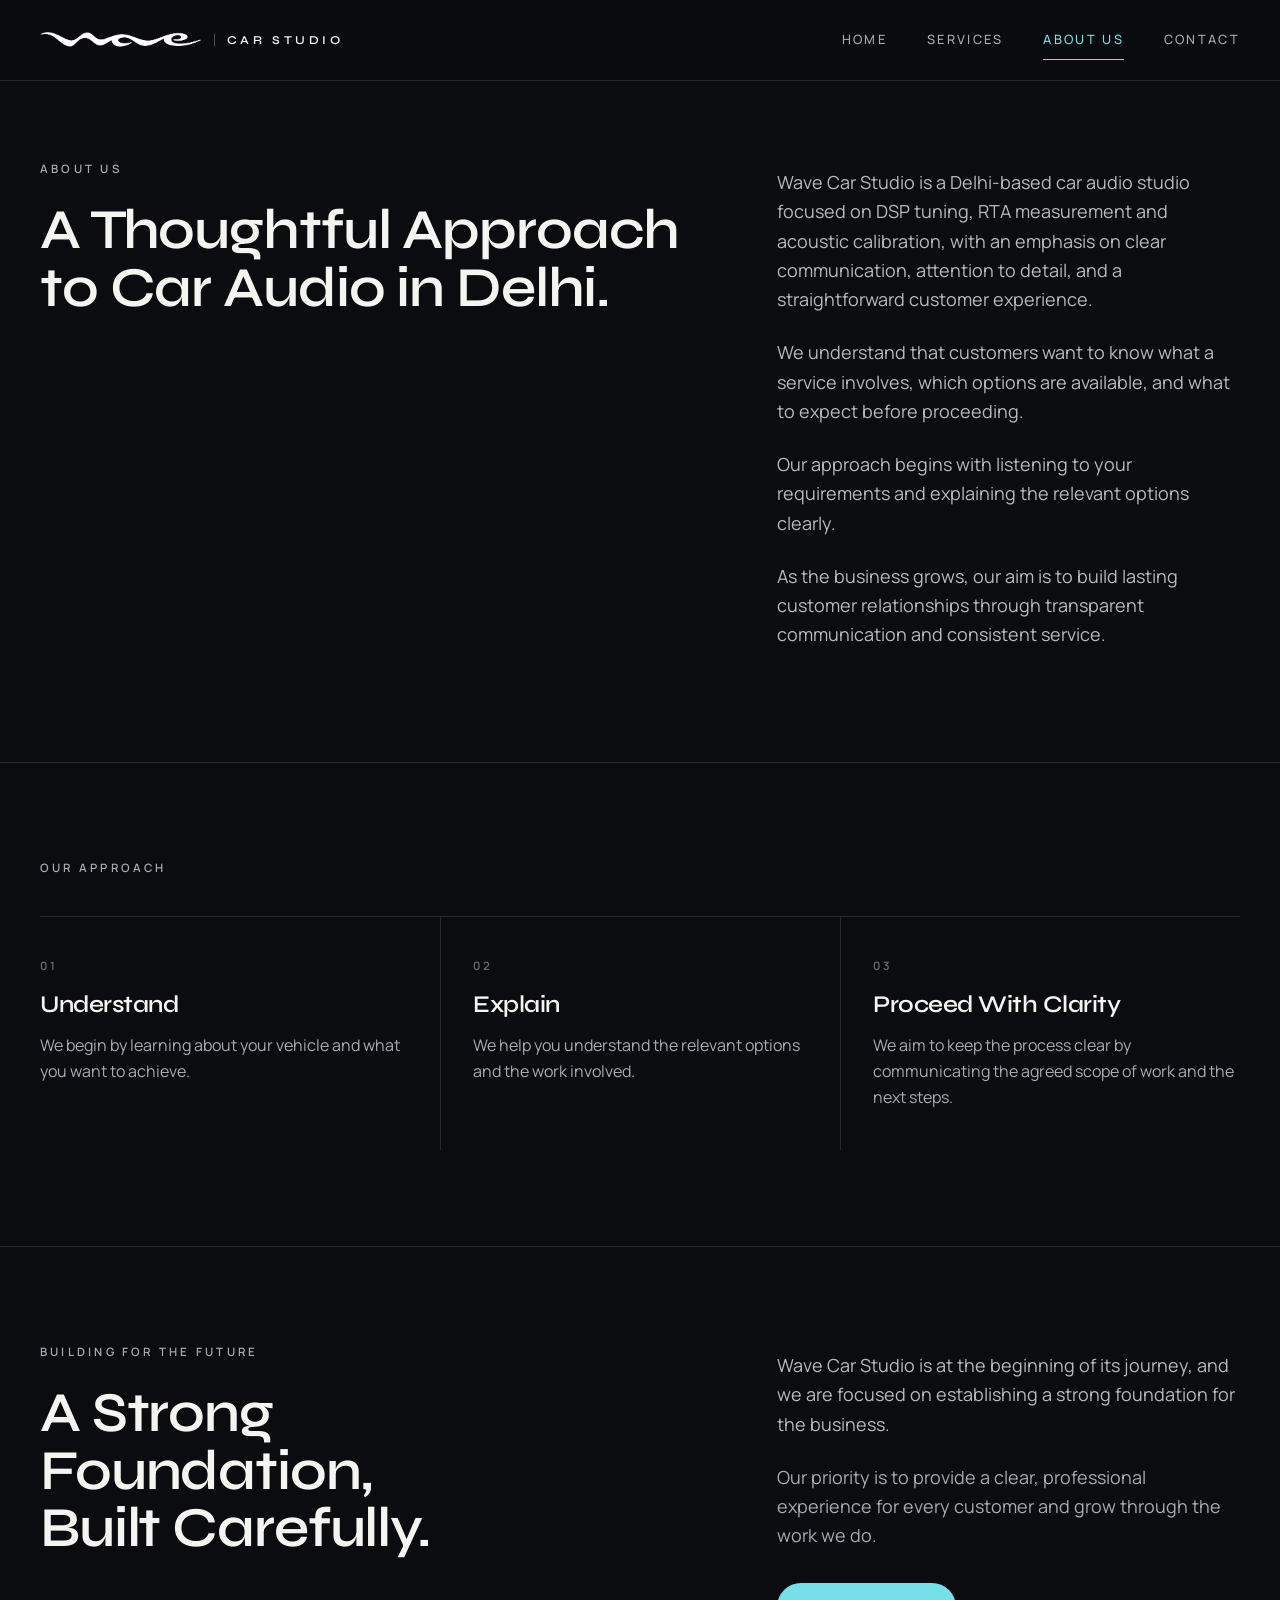
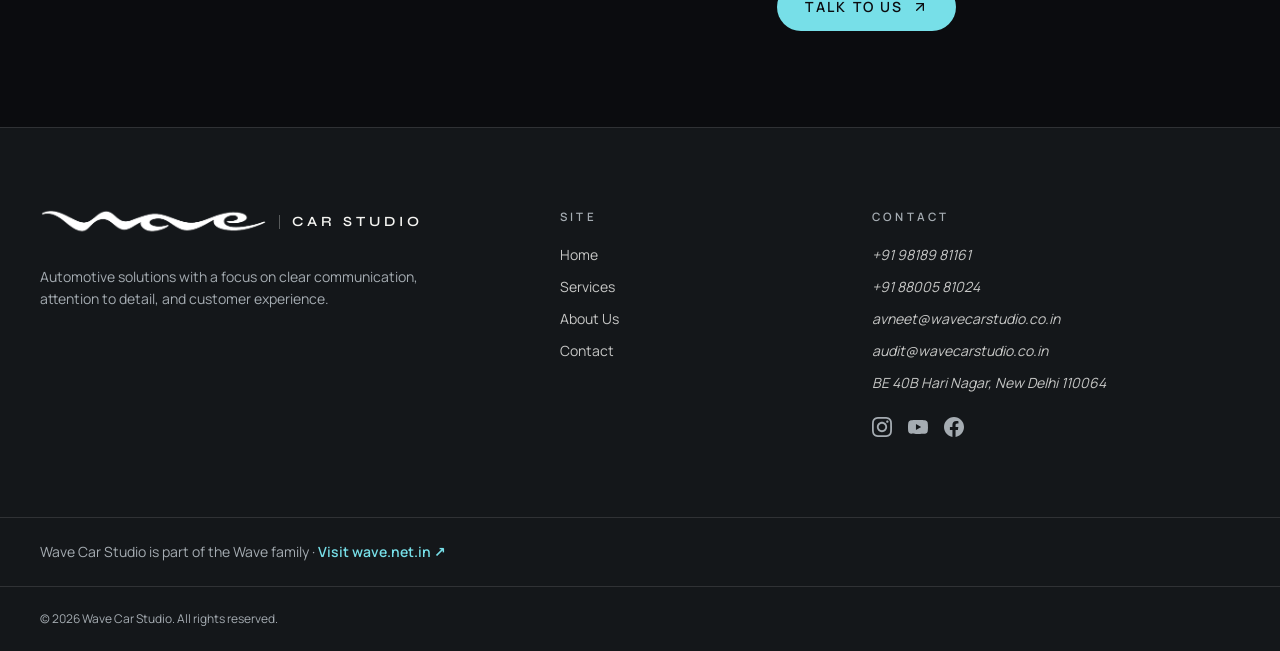
<file: about.html>
<!doctype html>
<html lang="en-IN">
  <head>
  <meta charset="utf-8" />
  <meta name="viewport" content="width=device-width, initial-scale=1" />

      <title>About Wave Car Studio — Car Audio Studio in Delhi</title>
  <meta name="description" content="Wave Car Studio is a Delhi-based automotive audio studio built on measurement-led calibration, clear communication and a straightforward customer experience." />
  <meta name="robots" content="index, follow, max-image-preview:large, max-snippet:-1, max-video-preview:-1" />
  <meta name="author" content="Wave Car Studio" />

  <link rel="canonical" href="https://wavecarstudio.co.in/about" />
  <meta property="og:type" content="website" />
  <meta property="og:site_name" content="Wave Car Studio" />
  <meta property="og:locale" content="en_IN" />
  <meta property="og:title" content="About Wave Car Studio — Car Audio Studio in Delhi" />
  <meta property="og:description" content="A measurement-led approach to car audio, built on clear communication." />
  <meta property="og:url" content="https://wavecarstudio.co.in/about" />
  <meta property="og:image" content="https://wavecarstudio.co.in/img/og-image.png" />
  <meta property="og:image:type" content="image/png" />
  <meta property="og:image:width" content="1200" />
  <meta property="og:image:height" content="630" />
  <meta property="og:image:alt" content="About Wave Car Studio, New Delhi" />
  <meta name="twitter:card" content="summary_large_image" />
  <meta name="twitter:title" content="About Wave Car Studio — Car Audio Studio in Delhi" />
  <meta name="twitter:description" content="A measurement-led approach to car audio, built on clear communication." />
  <meta name="twitter:image" content="https://wavecarstudio.co.in/img/og-image.png" />
  <meta name="twitter:image:alt" content="About Wave Car Studio, New Delhi" />

  <meta name="geo.region" content="IN-DL" />
  <meta name="geo.placename" content="New Delhi" />

  <meta name="geo.region" content="IN-DL" />
  <meta name="geo.placename" content="New Delhi" />

  <meta name="geo.region" content="IN-DL" />
  <meta name="geo.placename" content="New Delhi" />

  <!-- Brand icons: square, 48/96/192/512 + .ico + .svg + manifest (Google search favicon) -->
  <link rel="icon" href="favicon.ico" sizes="48x48" />
  <link rel="icon" type="image/svg+xml" href="favicon.svg" />
  <link rel="icon" type="image/png" sizes="48x48" href="img/favicon-48x48.png" />
  <link rel="icon" type="image/png" sizes="96x96" href="img/favicon-96x96.png" />
  <link rel="icon" type="image/png" sizes="192x192" href="img/favicon-192x192.png" />
  <link rel="apple-touch-icon" sizes="180x180" href="img/apple-touch-icon.png" />
  <link rel="manifest" href="site.webmanifest" />
  <meta name="theme-color" content="#0A0C0F" />
  <meta name="apple-mobile-web-app-title" content="Wave Car Studio" />
  <meta name="mobile-web-app-capable" content="yes" />
  <meta name="apple-mobile-web-app-status-bar-style" content="black" />
  <meta name="msapplication-TileColor" content="#0A0C0F" />
  <meta name="msapplication-TileImage" content="img/favicon-192x192.png" />

  <link rel="preconnect" href="https://fonts.googleapis.com" />
  <link rel="preconnect" href="https://fonts.gstatic.com" crossorigin />
  <link
    rel="stylesheet"
    href="https://fonts.googleapis.com/css2?family=Syne:wght@500;600;700&amp;family=Manrope:wght@400;500;600;700&amp;family=JetBrains+Mono:wght@400;500&amp;display=swap"
  />
  <link rel="stylesheet" href="css/tailwind.css" />
  <link rel="stylesheet" href="css/site.css" />

  <script type="application/ld+json">{"@context":"https://schema.org","@graph":[{"@type":"AutomotiveBusiness","@id":"https://wavecarstudio.co.in/#business","name":"Wave Car Studio","alternateName":"WaveCarStudio","slogan":"Automotive Solutions, Thoughtfully Delivered.","description":"Doorstep car audio DSP tuning, acoustic audits, system integration and measurement in Delhi NCR.","url":"https://wavecarstudio.co.in/","logo":{"@type":"ImageObject","url":"https://wavecarstudio.co.in/img/favicon-512x512.png","width":512,"height":512},"image":{"@type":"ImageObject","@id":"https://wavecarstudio.co.in/#primaryimage","url":"https://wavecarstudio.co.in/img/og-image.png","width":1200,"height":630,"caption":"Wave Car Studio — car audio DSP tuning in Delhi NCR"},"telephone":"+91-98189-81161","email":"avneet@wavecarstudio.co.in","priceRange":"₹₹","currenciesAccepted":"INR","address":{"@type":"PostalAddress","streetAddress":"BE 40B Hari Nagar","addressLocality":"New Delhi","addressRegion":"Delhi","postalCode":"110064","addressCountry":"IN"},"areaServed":[{"@type":"City","name":"New Delhi"},{"@type":"City","name":"Gurugram"},{"@type":"City","name":"Noida"},{"@type":"City","name":"Faridabad"},{"@type":"City","name":"Ghaziabad"},{"@type":"AdministrativeArea","name":"Delhi NCR"}],"contactPoint":[{"@type":"ContactPoint","name":"Avneet Singh","contactType":"sales","telephone":"+91-98189-81161","email":"avneet@wavecarstudio.co.in","areaServed":"IN","availableLanguage":["en","hi"]},{"@type":"ContactPoint","name":"Darshpreet Singh","contactType":"technical support","telephone":"+91-88005-81024","email":"audit@wavecarstudio.co.in","areaServed":"IN","availableLanguage":["en","hi"]}],"sameAs":["https://www.instagram.com/wavecarstudio/","https://www.youtube.com/@WaveCarStudio","https://www.facebook.com/profile.php?id=61595547972272","https://wave.net.in"],"hasOfferCatalog":{"@type":"OfferCatalog","name":"Car audio services","itemListElement":[{"@type":"Offer","itemOffered":{"@type":"Service","name":"Audio Calibration","serviceType":"Car audio DSP calibration","provider":{"@id":"https://wavecarstudio.co.in/#business"},"areaServed":{"@type":"AdministrativeArea","name":"Delhi NCR"},"url":"https://wavecarstudio.co.in/services"}},{"@type":"Offer","itemOffered":{"@type":"Service","name":"Acoustic Audit","serviceType":"In-car acoustic measurement and audit","provider":{"@id":"https://wavecarstudio.co.in/#business"},"areaServed":{"@type":"AdministrativeArea","name":"Delhi NCR"},"url":"https://wavecarstudio.co.in/services"}},{"@type":"Offer","itemOffered":{"@type":"Service","name":"System Integration","serviceType":"Car audio system integration","provider":{"@id":"https://wavecarstudio.co.in/#business"},"areaServed":{"@type":"AdministrativeArea","name":"Delhi NCR"},"url":"https://wavecarstudio.co.in/services"}},{"@type":"Offer","itemOffered":{"@type":"Service","name":"Measurement & Verification","serviceType":"Post-install measurement and verification","provider":{"@id":"https://wavecarstudio.co.in/#business"},"areaServed":{"@type":"AdministrativeArea","name":"Delhi NCR"},"url":"https://wavecarstudio.co.in/services"}}]}},{"@type":"AboutPage","@id":"https://wavecarstudio.co.in/about#webpage","url":"https://wavecarstudio.co.in/about","name":"About Wave Car Studio — Car Audio Studio in Delhi","description":"Wave Car Studio is a Delhi-based automotive audio studio built on measurement-led calibration, clear communication and a straightforward customer experience.","isPartOf":{"@id":"https://wavecarstudio.co.in/#website"},"about":{"@id":"https://wavecarstudio.co.in/#business"},"primaryImageOfPage":{"@id":"https://wavecarstudio.co.in/#primaryimage"},"inLanguage":"en-IN","dateModified":"2026-11-10","breadcrumb":{"@id":"https://wavecarstudio.co.in/about#breadcrumb"}},{"@type":"WebSite","@id":"https://wavecarstudio.co.in/#website","url":"https://wavecarstudio.co.in/","name":"Wave Car Studio","description":"Car audio DSP tuning, acoustic audits, system integration and measurement in Delhi NCR.","publisher":{"@id":"https://wavecarstudio.co.in/#business"},"inLanguage":"en-IN"},{"@type":"BreadcrumbList","@id":"https://wavecarstudio.co.in/about#breadcrumb","itemListElement":[{"@type":"ListItem","position":1,"name":"Home","item":"https://wavecarstudio.co.in/"},{"@type":"ListItem","position":2,"name":"About Us","item":"https://wavecarstudio.co.in/about"}]}]}</script>
  </head>

  <body class="min-h-screen bg-background text-foreground">
  <header class="site-header is-solid fixed inset-x-0 top-0 z-50" data-overlay="false">
    <div class="mx-auto flex h-20 w-full max-w-[1440px] items-center justify-between px-5 md:px-10">
      <a href="/" aria-label="Wave Car Studio — home" class="brand-lockup shrink-0">
        <img
          src="img/wave-logo.png"
          alt="WAVE"
          width="7680"
          height="951"
          class="brand-lockup__mark"
        />
        <span class="brand-lockup__name">Car Studio</span>
      </a>

      <nav aria-label="Primary" class="hidden md:block">
        <ul class="flex items-center gap-8 lg:gap-10">
              <li>
                <a
                  href="/"
                  class="nav-link group relative block py-2 text-muted-foreground transition-colors hover:text-foreground"
                  >Home<span
                    class="absolute -bottom-0.5 left-0 h-px w-0 bg-primary transition-all duration-300 group-hover:w-full"
                  ></span
                ></a>
              </li>
              <li>
                <a
                  href="/services"
                  class="nav-link group relative block py-2 text-muted-foreground transition-colors hover:text-foreground"
                  >Services<span
                    class="absolute -bottom-0.5 left-0 h-px w-0 bg-primary transition-all duration-300 group-hover:w-full"
                  ></span
                ></a>
              </li>
              <li>
                <a
                  href="/about" aria-current="page"
                  class="nav-link group relative block py-2 text-muted-foreground transition-colors hover:text-foreground"
                  >About Us<span
                    class="absolute -bottom-0.5 left-0 h-px w-0 bg-primary transition-all duration-300 group-hover:w-full"
                  ></span
                ></a>
              </li>
              <li>
                <a
                  href="/contact"
                  class="nav-link group relative block py-2 text-muted-foreground transition-colors hover:text-foreground"
                  >Contact<span
                    class="absolute -bottom-0.5 left-0 h-px w-0 bg-primary transition-all duration-300 group-hover:w-full"
                  ></span
                ></a>
              </li>
        </ul>
      </nav>

      <button
        type="button"
        id="menu-toggle"
        aria-expanded="false"
        aria-controls="mobile-nav"
        aria-label="Open menu"
        class="relative -mr-2 grid h-11 w-11 place-items-center md:hidden"
      >
        <span class="menu-bar absolute h-px w-6 -translate-y-1 bg-foreground transition-transform duration-300"></span>
        <span class="menu-bar absolute h-px w-6 translate-y-1 bg-foreground transition-transform duration-300"></span>
      </button>
    </div>

    <div
      id="mobile-nav"
      class="overflow-hidden border-t bg-background transition-[height] duration-500 md:hidden"
    >
      <nav aria-label="Primary mobile" class="mx-auto w-full max-w-[1440px] px-5 py-6 md:px-10">
        <ul>
              <li>
                <a
                  href="/"
                  class="flex items-baseline gap-4 border-b border-hairline py-4 font-display text-3xl text-foreground"
                  ><span class="font-sans text-xs text-muted-foreground">01</span>Home</a
                >
              </li>
              <li>
                <a
                  href="/services"
                  class="flex items-baseline gap-4 border-b border-hairline py-4 font-display text-3xl text-foreground"
                  ><span class="font-sans text-xs text-muted-foreground">02</span>Services</a
                >
              </li>
              <li>
                <a
                  href="/about" aria-current="page"
                  class="flex items-baseline gap-4 border-b border-hairline py-4 font-display text-3xl text-foreground"
                  ><span class="font-sans text-xs text-muted-foreground">03</span>About Us</a
                >
              </li>
              <li>
                <a
                  href="/contact"
                  class="flex items-baseline gap-4 border-b border-hairline py-4 font-display text-3xl text-foreground"
                  ><span class="font-sans text-xs text-muted-foreground">04</span>Contact</a
                >
              </li>
        </ul>
      </nav>
    </div>
  </header>

    <main id="main">

      <!-- about.tsx -> page opening -->
      <section class="pt-32 md:pt-40" aria-labelledby="page-title">
        <div class="mx-auto w-full max-w-[1440px] px-5 md:px-10">
          <div class="grid gap-10 lg:grid-cols-12 lg:gap-16">
            <div class="lg:col-span-7">
              <p class="hero-in label text-muted-foreground">About Us</p>
              <h1 id="page-title" class="hero-in mt-6 text-balance display-lg" style="animation-delay: 120ms">
                A Thoughtful Approach
                <span class="block">to Car Audio in Delhi.</span>
              </h1>
            </div>
            <div class="hero-in space-y-6 lg:col-span-5 lg:col-start-8 lg:pt-2" style="animation-delay: 260ms">
              <p class="text-lg leading-relaxed text-foreground/75">
                Wave Car Studio is a Delhi-based car audio studio focused on DSP tuning, RTA measurement
                and acoustic calibration, with an emphasis on clear communication, attention to detail,
                and a straightforward customer experience.
              </p>
              <p class="text-lg leading-relaxed text-foreground/75">
                We understand that customers want to know what a service involves, which options are
                available, and what to expect before proceeding.
              </p>
              <p class="text-lg leading-relaxed text-foreground/75">
                Our approach begins with listening to your requirements and explaining the relevant options
                clearly.
              </p>
              <p class="text-lg leading-relaxed text-foreground/75">
                As the business grows, our aim is to build lasting customer relationships through
                transparent communication and consistent service.
              </p>
            </div>
          </div>
        </div>
      </section>

      <!-- about.tsx -> Our Approach -->
      <section id="approach" class="mt-20 border-t border-hairline md:mt-28" aria-labelledby="approach-title">
        <div class="reveal mx-auto w-full max-w-[1440px] px-5 py-16 md:px-10 md:py-24">
          <h2 id="approach-title" class="label text-muted-foreground">Our Approach</h2>
          <div class="mt-10 grid border-t border-hairline md:grid-cols-3">
            <article aria-labelledby="about-step-1" class="py-8 md:py-10 md:pr-8">
              <p class="label text-muted-foreground/60">01</p>
              <h3 id="about-step-1" class="mt-4 font-display text-2xl font-semibold leading-tight tracking-[-0.02em]">
                Understand
              </h3>
              <p class="mt-3 text-base leading-relaxed text-muted-foreground">
                We begin by learning about your vehicle and what you want to achieve.
              </p>
            </article>

            <article aria-labelledby="about-step-2" class="border-t border-hairline py-8 md:border-l md:border-t-0 md:py-10 md:pl-8 md:pr-8">
              <p class="label text-muted-foreground/60">02</p>
              <h3 id="about-step-2" class="mt-4 font-display text-2xl font-semibold leading-tight tracking-[-0.02em]">
                Explain
              </h3>
              <p class="mt-3 text-base leading-relaxed text-muted-foreground">
                We help you understand the relevant options and the work involved.
              </p>
            </article>

            <article aria-labelledby="about-step-3" class="border-t border-hairline py-8 md:border-l md:border-t-0 md:py-10 md:pl-8">
              <p class="label text-muted-foreground/60">03</p>
              <h3 id="about-step-3" class="mt-4 font-display text-2xl font-semibold leading-tight tracking-[-0.02em]">
                Proceed With Clarity
              </h3>
              <p class="mt-3 text-base leading-relaxed text-muted-foreground">
                We aim to keep the process clear by communicating the agreed scope of work and the next
                steps.
              </p>
            </article>
          </div>
        </div>
      </section>

      <!-- about.tsx -> Building for the Future -->
      <section id="future" class="border-t border-hairline" aria-labelledby="future-title">
        <div class="reveal mx-auto w-full max-w-[1440px] px-5 py-16 md:px-10 md:py-24">
          <div class="grid gap-10 lg:grid-cols-12 lg:gap-16">
            <div class="lg:col-span-6">
              <p class="label text-muted-foreground">Building for the Future</p>
              <h2 id="future-title" class="mt-6 text-balance display-lg">
                A Strong Foundation,
                <span class="block">Built Carefully.</span>
              </h2>
            </div>
            <div class="space-y-6 lg:col-span-5 lg:col-start-8 lg:pt-2">
              <p class="text-lg leading-relaxed text-foreground/75">
                Wave Car Studio is at the beginning of its journey, and we are focused on establishing a
                strong foundation for the business.
              </p>
              <p class="text-lg leading-relaxed text-muted-foreground">
                Our priority is to provide a clear, professional experience for every customer and grow
                through the work we do.
              </p>
              <div class="pt-2">
                <a href="/contact" class="btn-label inline-flex items-center justify-center gap-2 rounded-full bg-primary px-7 py-3.5 text-primary-foreground transition-colors hover:bg-foreground">
                  Talk to Us
                  <svg xmlns="http://www.w3.org/2000/svg" viewBox="0 0 24 24" fill="none" stroke="currentColor" stroke-width="2" stroke-linecap="round" stroke-linejoin="round" class="h-4 w-4" aria-hidden="true"><path d="M7 7h10v10" /><path d="M7 17 17 7" /></svg>
                </a>
              </div>
            </div>
          </div>
        </div>
      </section>

    </main>

  <footer class="border-t border-hairline bg-surface">
    <div class="reveal">
      <div class="mx-auto grid w-full max-w-[1440px] gap-12 px-5 py-16 md:grid-cols-12 md:px-10 md:py-20">
        <div class="md:col-span-5">
          <a href="/" aria-label="Wave Car Studio — home" class="brand-lockup brand-lockup--footer">
            <img
              src="img/wave-logo.png"
              alt="WAVE"
              width="7680"
              height="951"
              loading="lazy"
              decoding="async"
              class="brand-lockup__mark"
            />
            <span class="brand-lockup__name">Car Studio</span>
          </a>
          <p class="mt-6 max-w-sm text-sm leading-relaxed text-muted-foreground">
            Automotive solutions with a focus on clear communication, attention to detail, and
            customer experience.
          </p>
        </div>

        <nav aria-labelledby="footer-site" class="md:col-span-3">
          <p id="footer-site" class="label mb-5 text-muted-foreground">Site</p>
          <ul class="space-y-3 text-sm">
            <li>
              <a href="/" class="text-foreground/80 transition-colors hover:text-primary">Home</a>
            </li>
            <li>
              <a href="/services" class="text-foreground/80 transition-colors hover:text-primary">Services</a>
            </li>
            <li>
              <a href="/about" class="text-foreground/80 transition-colors hover:text-primary">About Us</a>
            </li>
            <li>
              <a href="/contact" class="text-foreground/80 transition-colors hover:text-primary">Contact</a>
            </li>
          </ul>
        </nav>

        <div class="md:col-span-4">
          <p id="footer-contact" class="label mb-5 text-muted-foreground">Contact</p>
          <address aria-labelledby="footer-contact">
            <ul class="space-y-3 text-sm text-foreground/80">
              <li>
                <a href="tel:+919818981161" class="hover:text-primary">+91 98189 81161</a>
              </li>
              <li>
                <a href="tel:+918800581024" class="hover:text-primary">+91 88005 81024</a>
              </li>
              <li>
                <a href="mailto:avneet@wavecarstudio.co.in" class="hover:text-primary">avneet@wavecarstudio.co.in</a>
              </li>
              <li>
                <a href="mailto:audit@wavecarstudio.co.in" class="hover:text-primary">audit@wavecarstudio.co.in</a>
              </li>
              <li>BE 40B Hari Nagar, New Delhi 110064</li>
            </ul>
          </address>

          <div class="mt-6 flex items-center gap-4">
            <a
              href="https://www.instagram.com/wavecarstudio/"
              target="_blank"
              rel="noopener"
              aria-label="Wave Car Studio on Instagram"
              title="Instagram"
              class="text-muted-foreground transition-colors hover:text-primary"
              ><svg xmlns="http://www.w3.org/2000/svg" viewBox="0 0 24 24" fill="currentColor" class="h-5 w-5" aria-hidden="true"><path d="M12 0C8.74 0 8.333.015 7.053.072 5.775.132 4.905.333 4.14.63c-.789.306-1.459.717-2.126 1.384S.935 3.35.63 4.14C.333 4.905.131 5.775.072 7.053.012 8.333 0 8.74 0 12s.015 3.667.072 4.947c.06 1.277.261 2.148.558 2.913.306.788.717 1.459 1.384 2.126.667.666 1.336 1.079 2.126 1.384.766.296 1.636.499 2.913.558C8.333 23.988 8.74 24 12 24s3.667-.015 4.947-.072c1.277-.06 2.148-.262 2.913-.558.788-.306 1.459-.718 2.126-1.384.666-.667 1.079-1.335 1.384-2.126.296-.765.499-1.636.558-2.913.06-1.28.072-1.687.072-4.947s-.015-3.667-.072-4.947c-.06-1.277-.262-2.149-.558-2.913-.306-.789-.718-1.459-1.384-2.126C21.319 1.347 20.651.935 19.86.63c-.765-.297-1.636-.499-2.913-.558C15.667.012 15.26 0 12 0zm0 2.16c3.203 0 3.585.016 4.85.071 1.17.055 1.805.249 2.227.415.562.217.96.477 1.382.896.419.42.679.819.896 1.381.164.422.36 1.057.413 2.227.057 1.266.07 1.646.07 4.85s-.015 3.585-.074 4.85c-.061 1.17-.256 1.805-.421 2.227-.224.562-.479.96-.899 1.382-.419.419-.824.679-1.38.896-.42.164-1.065.36-2.235.413-1.274.057-1.649.07-4.859.07-3.211 0-3.586-.015-4.859-.074-1.171-.061-1.816-.256-2.236-.421-.569-.224-.96-.479-1.379-.899-.421-.419-.69-.824-.9-1.38-.165-.42-.359-1.065-.42-2.235-.045-1.26-.061-1.649-.061-4.844 0-3.196.016-3.586.061-4.861.061-1.17.255-1.814.42-2.234.21-.57.479-.96.9-1.381.419-.419.81-.689 1.379-.898.42-.166 1.051-.361 2.221-.421 1.275-.045 1.65-.06 4.859-.06l.045.03zm0 3.678c-3.405 0-6.162 2.76-6.162 6.162 0 3.405 2.76 6.162 6.162 6.162 3.405 0 6.162-2.76 6.162-6.162 0-3.405-2.76-6.162-6.162-6.162zM12 16c-2.21 0-4-1.79-4-4s1.79-4 4-4 4 1.79 4 4-1.79 4-4 4zm7.846-10.405c0 .795-.646 1.44-1.44 1.44-.795 0-1.44-.646-1.44-1.44 0-.794.646-1.439 1.44-1.439.793-.001 1.44.645 1.44 1.439z" /></svg></a
            >
            <a
              href="https://www.youtube.com/@WaveCarStudio"
              target="_blank"
              rel="noopener"
              aria-label="Wave Car Studio on YouTube"
              title="YouTube"
              class="text-muted-foreground transition-colors hover:text-primary"
              ><svg xmlns="http://www.w3.org/2000/svg" viewBox="0 0 24 24" fill="currentColor" class="h-5 w-5" aria-hidden="true"><path d="M23.498 6.186a3.016 3.016 0 0 0-2.122-2.136C19.505 3.545 12 3.545 12 3.545s-7.505 0-9.377.505A3.017 3.017 0 0 0 .502 6.186C0 8.07 0 12 0 12s0 3.93.502 5.814a3.016 3.016 0 0 0 2.122 2.136c1.871.505 9.376.505 9.376.505s7.505 0 9.377-.505a3.015 3.015 0 0 0 2.122-2.136C24 15.93 24 12 24 12s0-3.93-.502-5.814zM9.545 15.568V8.432L15.818 12l-6.273 3.568z" /></svg></a
            >
            <a
              href="https://www.facebook.com/profile.php?id=61595547972272"
              target="_blank"
              rel="noopener"
              aria-label="Wave Car Studio on Facebook"
              title="Facebook"
              class="text-muted-foreground transition-colors hover:text-primary"
              ><svg xmlns="http://www.w3.org/2000/svg" viewBox="0 0 24 24" fill="currentColor" class="h-5 w-5" aria-hidden="true"><path d="M24 12.073c0-6.627-5.373-12-12-12s-12 5.373-12 12c0 5.99 4.388 10.954 10.125 11.854v-8.385H7.078v-3.47h3.047V9.43c0-3.007 1.792-4.669 4.533-4.669 1.312 0 2.686.235 2.686.235v2.953H15.83c-1.491 0-1.956.925-1.956 1.874v2.25h3.328l-.532 3.47h-2.796v8.385C19.612 23.027 24 18.062 24 12.073z" /></svg></a
            >
          </div>
        </div>
      </div>
    </div>

    <div class="mx-auto w-full max-w-[1440px] border-t border-hairline px-5 py-6 text-sm text-muted-foreground md:px-10">
      <p>
        Wave Car Studio is part of the Wave family ·
        <a
          href="https://wave.net.in"
          target="_blank"
          rel="noopener"
          class="font-semibold whitespace-nowrap text-primary hover:underline"
          >Visit wave.net.in ↗</a
        >
      </p>
    </div>

    <div class="mx-auto w-full max-w-[1440px] border-t border-hairline px-5 py-6 md:px-10">
      <p class="text-xs text-muted-foreground">
        © <span data-year>2026</span> Wave Car Studio. All rights reserved.
      </p>
    </div>
  </footer>

    <script src="js/site.js" defer></script>
  </body>
</html>
</file>
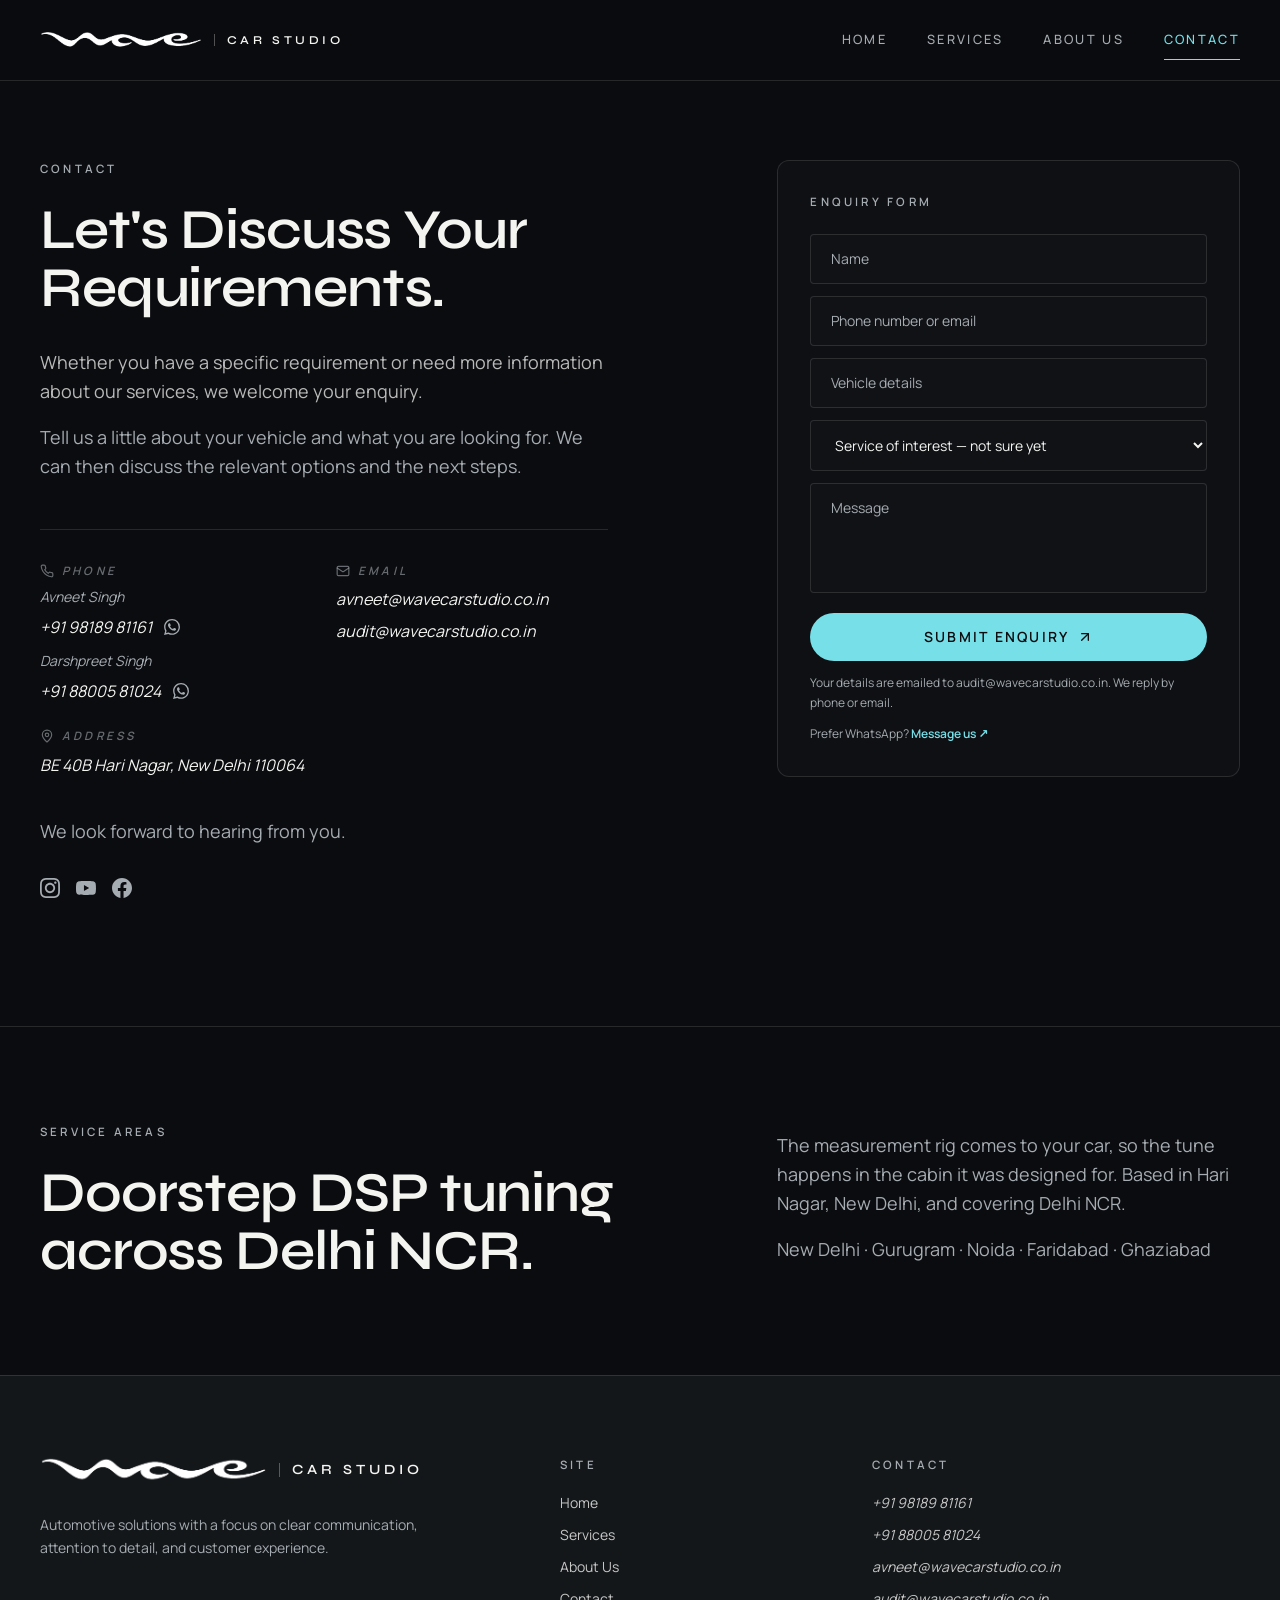
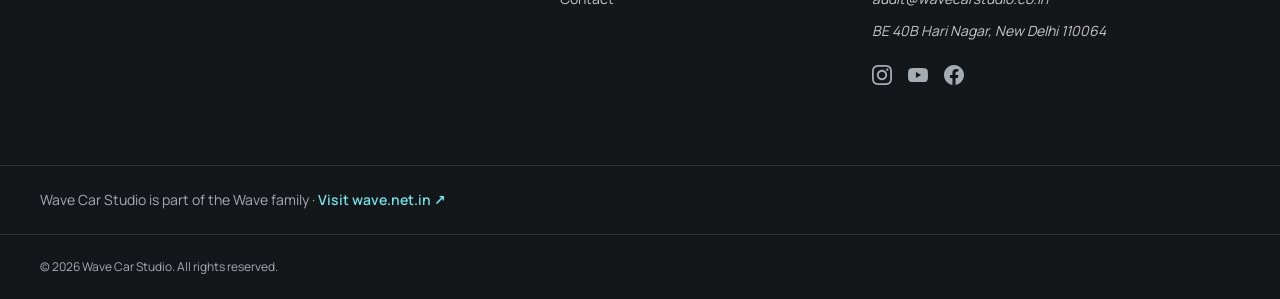
<file: contact.html>
<!doctype html>
<html lang="en-IN">
  <head>
  <meta charset="utf-8" />
  <meta name="viewport" content="width=device-width, initial-scale=1" />

      <title>Contact Wave Car Studio — Car Audio Enquiries, Delhi</title>
  <meta name="description" content="Talk to Wave Car Studio about DSP calibration, acoustic audits or system integration. Call, WhatsApp or send an enquiry — serving Delhi NCR." />
  <meta name="robots" content="index, follow, max-image-preview:large, max-snippet:-1, max-video-preview:-1" />
  <meta name="author" content="Wave Car Studio" />

  <link rel="canonical" href="https://wavecarstudio.co.in/contact" />
  <meta property="og:type" content="website" />
  <meta property="og:site_name" content="Wave Car Studio" />
  <meta property="og:locale" content="en_IN" />
  <meta property="og:title" content="Contact Wave Car Studio — Car Audio Enquiries, Delhi" />
  <meta property="og:description" content="Call, WhatsApp or send an enquiry about car audio calibration in Delhi NCR." />
  <meta property="og:url" content="https://wavecarstudio.co.in/contact" />
  <meta property="og:image" content="https://wavecarstudio.co.in/img/og-image.png" />
  <meta property="og:image:type" content="image/png" />
  <meta property="og:image:width" content="1200" />
  <meta property="og:image:height" content="630" />
  <meta property="og:image:alt" content="Contact Wave Car Studio, New Delhi" />
  <meta name="twitter:card" content="summary_large_image" />
  <meta name="twitter:title" content="Contact Wave Car Studio — Car Audio Enquiries, Delhi" />
  <meta name="twitter:description" content="Call, WhatsApp or send an enquiry about car audio calibration in Delhi NCR." />
  <meta name="twitter:image" content="https://wavecarstudio.co.in/img/og-image.png" />
  <meta name="twitter:image:alt" content="Contact Wave Car Studio, New Delhi" />

  <meta name="geo.region" content="IN-DL" />
  <meta name="geo.placename" content="New Delhi" />

  <meta name="geo.region" content="IN-DL" />
  <meta name="geo.placename" content="New Delhi" />

  <meta name="geo.region" content="IN-DL" />
  <meta name="geo.placename" content="New Delhi" />

  <!-- Brand icons: square, 48/96/192/512 + .ico + .svg + manifest (Google search favicon) -->
  <link rel="icon" href="favicon.ico" sizes="48x48" />
  <link rel="icon" type="image/svg+xml" href="favicon.svg" />
  <link rel="icon" type="image/png" sizes="48x48" href="img/favicon-48x48.png" />
  <link rel="icon" type="image/png" sizes="96x96" href="img/favicon-96x96.png" />
  <link rel="icon" type="image/png" sizes="192x192" href="img/favicon-192x192.png" />
  <link rel="apple-touch-icon" sizes="180x180" href="img/apple-touch-icon.png" />
  <link rel="manifest" href="site.webmanifest" />
  <meta name="theme-color" content="#0A0C0F" />
  <meta name="apple-mobile-web-app-title" content="Wave Car Studio" />
  <meta name="mobile-web-app-capable" content="yes" />
  <meta name="apple-mobile-web-app-status-bar-style" content="black" />
  <meta name="msapplication-TileColor" content="#0A0C0F" />
  <meta name="msapplication-TileImage" content="img/favicon-192x192.png" />

  <link rel="preconnect" href="https://fonts.googleapis.com" />
  <link rel="preconnect" href="https://fonts.gstatic.com" crossorigin />
  <link
    rel="stylesheet"
    href="https://fonts.googleapis.com/css2?family=Syne:wght@500;600;700&amp;family=Manrope:wght@400;500;600;700&amp;family=JetBrains+Mono:wght@400;500&amp;display=swap"
  />
  <link rel="stylesheet" href="css/tailwind.css" />
  <link rel="stylesheet" href="css/site.css" />

  <script type="application/ld+json">{"@context":"https://schema.org","@graph":[{"@type":"AutomotiveBusiness","@id":"https://wavecarstudio.co.in/#business","name":"Wave Car Studio","alternateName":"WaveCarStudio","slogan":"Automotive Solutions, Thoughtfully Delivered.","description":"Doorstep car audio DSP tuning, acoustic audits, system integration and measurement in Delhi NCR.","url":"https://wavecarstudio.co.in/","logo":{"@type":"ImageObject","url":"https://wavecarstudio.co.in/img/favicon-512x512.png","width":512,"height":512},"image":{"@type":"ImageObject","@id":"https://wavecarstudio.co.in/#primaryimage","url":"https://wavecarstudio.co.in/img/og-image.png","width":1200,"height":630,"caption":"Wave Car Studio — car audio DSP tuning in Delhi NCR"},"telephone":"+91-98189-81161","email":"avneet@wavecarstudio.co.in","priceRange":"₹₹","currenciesAccepted":"INR","address":{"@type":"PostalAddress","streetAddress":"BE 40B Hari Nagar","addressLocality":"New Delhi","addressRegion":"Delhi","postalCode":"110064","addressCountry":"IN"},"areaServed":[{"@type":"City","name":"New Delhi"},{"@type":"City","name":"Gurugram"},{"@type":"City","name":"Noida"},{"@type":"City","name":"Faridabad"},{"@type":"City","name":"Ghaziabad"},{"@type":"AdministrativeArea","name":"Delhi NCR"}],"contactPoint":[{"@type":"ContactPoint","name":"Avneet Singh","contactType":"sales","telephone":"+91-98189-81161","email":"avneet@wavecarstudio.co.in","areaServed":"IN","availableLanguage":["en","hi"]},{"@type":"ContactPoint","name":"Darshpreet Singh","contactType":"technical support","telephone":"+91-88005-81024","email":"audit@wavecarstudio.co.in","areaServed":"IN","availableLanguage":["en","hi"]}],"sameAs":["https://www.instagram.com/wavecarstudio/","https://www.youtube.com/@WaveCarStudio","https://www.facebook.com/profile.php?id=61595547972272","https://wave.net.in"],"hasOfferCatalog":{"@type":"OfferCatalog","name":"Car audio services","itemListElement":[{"@type":"Offer","itemOffered":{"@type":"Service","name":"Audio Calibration","serviceType":"Car audio DSP calibration","provider":{"@id":"https://wavecarstudio.co.in/#business"},"areaServed":{"@type":"AdministrativeArea","name":"Delhi NCR"},"url":"https://wavecarstudio.co.in/services"}},{"@type":"Offer","itemOffered":{"@type":"Service","name":"Acoustic Audit","serviceType":"In-car acoustic measurement and audit","provider":{"@id":"https://wavecarstudio.co.in/#business"},"areaServed":{"@type":"AdministrativeArea","name":"Delhi NCR"},"url":"https://wavecarstudio.co.in/services"}},{"@type":"Offer","itemOffered":{"@type":"Service","name":"System Integration","serviceType":"Car audio system integration","provider":{"@id":"https://wavecarstudio.co.in/#business"},"areaServed":{"@type":"AdministrativeArea","name":"Delhi NCR"},"url":"https://wavecarstudio.co.in/services"}},{"@type":"Offer","itemOffered":{"@type":"Service","name":"Measurement & Verification","serviceType":"Post-install measurement and verification","provider":{"@id":"https://wavecarstudio.co.in/#business"},"areaServed":{"@type":"AdministrativeArea","name":"Delhi NCR"},"url":"https://wavecarstudio.co.in/services"}}]}},{"@type":"ContactPage","@id":"https://wavecarstudio.co.in/contact#webpage","url":"https://wavecarstudio.co.in/contact","name":"Contact Wave Car Studio — Car Audio Enquiries, Delhi","description":"Talk to Wave Car Studio about DSP calibration, acoustic audits or system integration. Call, WhatsApp or send an enquiry — serving Delhi NCR.","isPartOf":{"@id":"https://wavecarstudio.co.in/#website"},"about":{"@id":"https://wavecarstudio.co.in/#business"},"primaryImageOfPage":{"@id":"https://wavecarstudio.co.in/#primaryimage"},"inLanguage":"en-IN","dateModified":"2026-11-10","breadcrumb":{"@id":"https://wavecarstudio.co.in/contact#breadcrumb"}},{"@type":"WebSite","@id":"https://wavecarstudio.co.in/#website","url":"https://wavecarstudio.co.in/","name":"Wave Car Studio","description":"Car audio DSP tuning, acoustic audits, system integration and measurement in Delhi NCR.","publisher":{"@id":"https://wavecarstudio.co.in/#business"},"inLanguage":"en-IN"},{"@type":"BreadcrumbList","@id":"https://wavecarstudio.co.in/contact#breadcrumb","itemListElement":[{"@type":"ListItem","position":1,"name":"Home","item":"https://wavecarstudio.co.in/"},{"@type":"ListItem","position":2,"name":"Contact","item":"https://wavecarstudio.co.in/contact"}]}]}</script>
  </head>

  <body class="min-h-screen bg-background text-foreground">
  <header class="site-header is-solid fixed inset-x-0 top-0 z-50" data-overlay="false">
    <div class="mx-auto flex h-20 w-full max-w-[1440px] items-center justify-between px-5 md:px-10">
      <a href="/" aria-label="Wave Car Studio — home" class="brand-lockup shrink-0">
        <img
          src="img/wave-logo.png"
          alt="WAVE"
          width="7680"
          height="951"
          class="brand-lockup__mark"
        />
        <span class="brand-lockup__name">Car Studio</span>
      </a>

      <nav aria-label="Primary" class="hidden md:block">
        <ul class="flex items-center gap-8 lg:gap-10">
              <li>
                <a
                  href="/"
                  class="nav-link group relative block py-2 text-muted-foreground transition-colors hover:text-foreground"
                  >Home<span
                    class="absolute -bottom-0.5 left-0 h-px w-0 bg-primary transition-all duration-300 group-hover:w-full"
                  ></span
                ></a>
              </li>
              <li>
                <a
                  href="/services"
                  class="nav-link group relative block py-2 text-muted-foreground transition-colors hover:text-foreground"
                  >Services<span
                    class="absolute -bottom-0.5 left-0 h-px w-0 bg-primary transition-all duration-300 group-hover:w-full"
                  ></span
                ></a>
              </li>
              <li>
                <a
                  href="/about"
                  class="nav-link group relative block py-2 text-muted-foreground transition-colors hover:text-foreground"
                  >About Us<span
                    class="absolute -bottom-0.5 left-0 h-px w-0 bg-primary transition-all duration-300 group-hover:w-full"
                  ></span
                ></a>
              </li>
              <li>
                <a
                  href="/contact" aria-current="page"
                  class="nav-link group relative block py-2 text-muted-foreground transition-colors hover:text-foreground"
                  >Contact<span
                    class="absolute -bottom-0.5 left-0 h-px w-0 bg-primary transition-all duration-300 group-hover:w-full"
                  ></span
                ></a>
              </li>
        </ul>
      </nav>

      <button
        type="button"
        id="menu-toggle"
        aria-expanded="false"
        aria-controls="mobile-nav"
        aria-label="Open menu"
        class="relative -mr-2 grid h-11 w-11 place-items-center md:hidden"
      >
        <span class="menu-bar absolute h-px w-6 -translate-y-1 bg-foreground transition-transform duration-300"></span>
        <span class="menu-bar absolute h-px w-6 translate-y-1 bg-foreground transition-transform duration-300"></span>
      </button>
    </div>

    <div
      id="mobile-nav"
      class="overflow-hidden border-t bg-background transition-[height] duration-500 md:hidden"
    >
      <nav aria-label="Primary mobile" class="mx-auto w-full max-w-[1440px] px-5 py-6 md:px-10">
        <ul>
              <li>
                <a
                  href="/"
                  class="flex items-baseline gap-4 border-b border-hairline py-4 font-display text-3xl text-foreground"
                  ><span class="font-sans text-xs text-muted-foreground">01</span>Home</a
                >
              </li>
              <li>
                <a
                  href="/services"
                  class="flex items-baseline gap-4 border-b border-hairline py-4 font-display text-3xl text-foreground"
                  ><span class="font-sans text-xs text-muted-foreground">02</span>Services</a
                >
              </li>
              <li>
                <a
                  href="/about"
                  class="flex items-baseline gap-4 border-b border-hairline py-4 font-display text-3xl text-foreground"
                  ><span class="font-sans text-xs text-muted-foreground">03</span>About Us</a
                >
              </li>
              <li>
                <a
                  href="/contact" aria-current="page"
                  class="flex items-baseline gap-4 border-b border-hairline py-4 font-display text-3xl text-foreground"
                  ><span class="font-sans text-xs text-muted-foreground">04</span>Contact</a
                >
              </li>
        </ul>
      </nav>
    </div>
  </header>

    <main id="main">

      <!-- contact.tsx -->
      <section class="pb-24 pt-32 md:pb-32 md:pt-40" aria-labelledby="page-title">
        <div class="mx-auto grid w-full max-w-[1440px] gap-12 px-5 md:px-10 lg:grid-cols-12 lg:gap-16">
          <div class="lg:col-span-6">
            <p class="hero-in label text-muted-foreground">Contact</p>
            <h1 id="page-title" class="hero-in mt-6 text-balance display-lg" style="animation-delay: 120ms">
              Let's Discuss Your Requirements.
            </h1>
            <p
              class="hero-in mt-8 max-w-xl text-lg leading-relaxed text-foreground/75"
              style="animation-delay: 260ms"
            >
              Whether you have a specific requirement or need more information about our services, we
              welcome your enquiry.
            </p>
            <p
              class="hero-in mt-4 max-w-xl text-lg leading-relaxed text-muted-foreground"
              style="animation-delay: 300ms"
            >
              Tell us a little about your vehicle and what you are looking for. We can then discuss the
              relevant options and the next steps.
            </p>

            <address aria-label="Wave Car Studio contact details" class="hero-in mt-12 block border-t border-hairline pt-8" style="animation-delay: 380ms">
              <dl class="grid gap-6 sm:grid-cols-2">
                <div>
                  <dt class="label flex items-center gap-2 text-muted-foreground/60">
                    <svg xmlns="http://www.w3.org/2000/svg" viewBox="0 0 24 24" fill="none" stroke="currentColor" stroke-width="2" stroke-linecap="round" stroke-linejoin="round" class="h-3.5 w-3.5" aria-hidden="true"><path d="M22 16.92v3a2 2 0 0 1-2.18 2 19.79 19.79 0 0 1-8.63-3.07 19.5 19.5 0 0 1-6-6 19.79 19.79 0 0 1-3.07-8.67A2 2 0 0 1 4.11 2h3a2 2 0 0 1 2 1.72 12.84 12.84 0 0 0 .7 2.81 2 2 0 0 1-.45 2.11L8.09 9.91a16 16 0 0 0 6 6l1.27-1.27a2 2 0 0 1 2.11-.45 12.84 12.84 0 0 0 2.81.7A2 2 0 0 1 22 16.92z" /></svg>
                    Phone
                  </dt>
                  <dd class="mt-2 space-y-3 text-base">
                    <div>
                      <span class="block text-sm text-muted-foreground">Avneet Singh</span>
                      <div class="mt-2 flex items-center gap-3">
                        <a href="tel:+919818981161" class="whitespace-nowrap hover:text-primary">+91 98189 81161</a>
                        <a
                          href="https://wa.me/919818981161?text=Hello%20Avneet%20Singh%2C%20I%27d%20like%20to%20discuss%20DSP%20calibration%20for%20my%20car%20with%20WaveCarStudio."
                          target="_blank"
                          rel="noopener"
                          aria-label="Chat with Avneet Singh on WhatsApp"
                          title="Chat with Avneet Singh on WhatsApp"
                          class="text-muted-foreground transition-colors hover:text-primary"
                          ><svg xmlns="http://www.w3.org/2000/svg" viewBox="0 0 24 24" fill="currentColor" class="h-4 w-4" aria-hidden="true"><path d="M17.472 14.382c-.297-.149-1.758-.867-2.03-.967-.273-.099-.471-.148-.67.15-.197.297-.767.966-.94 1.164-.173.199-.347.223-.644.075-.297-.15-1.255-.463-2.39-1.475-.883-.788-1.48-1.761-1.653-2.059-.173-.297-.018-.458.13-.606.134-.133.298-.347.446-.52.149-.174.198-.298.298-.497.099-.198.05-.371-.025-.52-.075-.149-.669-1.612-.916-2.207-.242-.579-.487-.5-.669-.51-.173-.008-.371-.01-.57-.01-.198 0-.52.074-.792.372-.272.297-1.04 1.016-1.04 2.479 0 1.462 1.065 2.875 1.213 3.074.149.198 2.096 3.2 5.077 4.487.709.306 1.262.489 1.694.625.712.227 1.36.195 1.871.118.571-.085 1.758-.719 2.006-1.413.248-.694.248-1.289.173-1.413-.074-.124-.272-.198-.57-.347m-5.421 7.403h-.004a9.87 9.87 0 0 1-5.031-1.378l-.361-.214-3.741.982.998-3.648-.235-.374a9.86 9.86 0 0 1-1.51-5.26c.001-5.45 4.436-9.884 9.888-9.884 2.64 0 5.122 1.03 6.988 2.898a9.825 9.825 0 0 1 2.893 6.994c-.003 5.45-4.437 9.884-9.885 9.884m8.413-18.297A11.815 11.815 0 0 0 12.05 0C5.495 0 .16 5.335.157 11.892c0 2.096.547 4.142 1.588 5.945L.057 24l6.305-1.654a11.882 11.882 0 0 0 5.683 1.448h.005c6.554 0 11.89-5.335 11.893-11.893a11.821 11.821 0 0 0-3.48-8.413Z" /></svg></a
                        >
                      </div>
                    </div>
                    <div>
                      <span class="block text-sm text-muted-foreground">Darshpreet Singh</span>
                      <div class="mt-2 flex items-center gap-3">
                        <a href="tel:+918800581024" class="whitespace-nowrap hover:text-primary">+91 88005 81024</a>
                        <a
                          href="https://wa.me/918800581024?text=Hello%20Darshpreet%20Singh%2C%20I%27d%20like%20to%20discuss%20DSP%20calibration%20for%20my%20car%20with%20WaveCarStudio."
                          target="_blank"
                          rel="noopener"
                          aria-label="Chat with Darshpreet Singh on WhatsApp"
                          title="Chat with Darshpreet Singh on WhatsApp"
                          class="text-muted-foreground transition-colors hover:text-primary"
                          ><svg xmlns="http://www.w3.org/2000/svg" viewBox="0 0 24 24" fill="currentColor" class="h-4 w-4" aria-hidden="true"><path d="M17.472 14.382c-.297-.149-1.758-.867-2.03-.967-.273-.099-.471-.148-.67.15-.197.297-.767.966-.94 1.164-.173.199-.347.223-.644.075-.297-.15-1.255-.463-2.39-1.475-.883-.788-1.48-1.761-1.653-2.059-.173-.297-.018-.458.13-.606.134-.133.298-.347.446-.52.149-.174.198-.298.298-.497.099-.198.05-.371-.025-.52-.075-.149-.669-1.612-.916-2.207-.242-.579-.487-.5-.669-.51-.173-.008-.371-.01-.57-.01-.198 0-.52.074-.792.372-.272.297-1.04 1.016-1.04 2.479 0 1.462 1.065 2.875 1.213 3.074.149.198 2.096 3.2 5.077 4.487.709.306 1.262.489 1.694.625.712.227 1.36.195 1.871.118.571-.085 1.758-.719 2.006-1.413.248-.694.248-1.289.173-1.413-.074-.124-.272-.198-.57-.347m-5.421 7.403h-.004a9.87 9.87 0 0 1-5.031-1.378l-.361-.214-3.741.982.998-3.648-.235-.374a9.86 9.86 0 0 1-1.51-5.26c.001-5.45 4.436-9.884 9.888-9.884 2.64 0 5.122 1.03 6.988 2.898a9.825 9.825 0 0 1 2.893 6.994c-.003 5.45-4.437 9.884-9.885 9.884m8.413-18.297A11.815 11.815 0 0 0 12.05 0C5.495 0 .16 5.335.157 11.892c0 2.096.547 4.142 1.588 5.945L.057 24l6.305-1.654a11.882 11.882 0 0 0 5.683 1.448h.005c6.554 0 11.89-5.335 11.893-11.893a11.821 11.821 0 0 0-3.48-8.413Z" /></svg></a
                        >
                      </div>
                    </div>
                  </dd>
                </div>
                <div>
                  <dt class="label flex items-center gap-2 text-muted-foreground/60">
                    <svg xmlns="http://www.w3.org/2000/svg" viewBox="0 0 24 24" fill="none" stroke="currentColor" stroke-width="2" stroke-linecap="round" stroke-linejoin="round" class="h-3.5 w-3.5" aria-hidden="true"><rect width="20" height="16" x="2" y="4" rx="2" /><path d="m22 7-8.97 5.7a1.94 1.94 0 0 1-2.06 0L2 7" /></svg>
                    Email
                  </dt>
                  <dd class="mt-2 space-y-2 text-base">
                    <a href="mailto:avneet@wavecarstudio.co.in" class="block hover:text-primary">avneet@wavecarstudio.co.in</a>
                    <a href="mailto:audit@wavecarstudio.co.in" class="block hover:text-primary">audit@wavecarstudio.co.in</a>
                  </dd>
                </div>
                <div class="sm:col-span-2">
                  <dt class="label flex items-center gap-2 text-muted-foreground/60">
                    <svg xmlns="http://www.w3.org/2000/svg" viewBox="0 0 24 24" fill="none" stroke="currentColor" stroke-width="2" stroke-linecap="round" stroke-linejoin="round" class="h-3.5 w-3.5" aria-hidden="true"><path d="M20 10c0 4.993-5.539 10.193-7.399 11.799a1 1 0 0 1-1.202 0C9.539 20.193 4 14.993 4 10a8 8 0 0 1 16 0" /><circle cx="12" cy="10" r="3" /></svg>
                    Address
                  </dt>
                  <dd class="mt-2 text-base">BE 40B Hari Nagar, New Delhi 110064</dd>
                </div>
              </dl>
            </address>

            <p class="hero-in mt-10 text-lg leading-relaxed text-muted-foreground" style="animation-delay: 440ms">
              We look forward to hearing from you.
            </p>

            <div class="hero-in mt-8 flex items-center gap-4" style="animation-delay: 500ms">
              <a
                href="https://www.instagram.com/wavecarstudio/"
                target="_blank"
                rel="noopener"
                aria-label="Wave Car Studio on Instagram"
                title="Instagram"
                class="text-muted-foreground transition-colors hover:text-primary"
                ><svg xmlns="http://www.w3.org/2000/svg" viewBox="0 0 24 24" fill="currentColor" class="h-5 w-5" aria-hidden="true"><path d="M12 0C8.74 0 8.333.015 7.053.072 5.775.132 4.905.333 4.14.63c-.789.306-1.459.717-2.126 1.384S.935 3.35.63 4.14C.333 4.905.131 5.775.072 7.053.012 8.333 0 8.74 0 12s.015 3.667.072 4.947c.06 1.277.261 2.148.558 2.913.306.788.717 1.459 1.384 2.126.667.666 1.336 1.079 2.126 1.384.766.296 1.636.499 2.913.558C8.333 23.988 8.74 24 12 24s3.667-.015 4.947-.072c1.277-.06 2.148-.262 2.913-.558.788-.306 1.459-.718 2.126-1.384.666-.667 1.079-1.335 1.384-2.126.296-.765.499-1.636.558-2.913.06-1.28.072-1.687.072-4.947s-.015-3.667-.072-4.947c-.06-1.277-.262-2.149-.558-2.913-.306-.789-.718-1.459-1.384-2.126C21.319 1.347 20.651.935 19.86.63c-.765-.297-1.636-.499-2.913-.558C15.667.012 15.26 0 12 0zm0 2.16c3.203 0 3.585.016 4.85.071 1.17.055 1.805.249 2.227.415.562.217.96.477 1.382.896.419.42.679.819.896 1.381.164.422.36 1.057.413 2.227.057 1.266.07 1.646.07 4.85s-.015 3.585-.074 4.85c-.061 1.17-.256 1.805-.421 2.227-.224.562-.479.96-.899 1.382-.419.419-.824.679-1.38.896-.42.164-1.065.36-2.235.413-1.274.057-1.649.07-4.859.07-3.211 0-3.586-.015-4.859-.074-1.171-.061-1.816-.256-2.236-.421-.569-.224-.96-.479-1.379-.899-.421-.419-.69-.824-.9-1.38-.165-.42-.359-1.065-.42-2.235-.045-1.26-.061-1.649-.061-4.844 0-3.196.016-3.586.061-4.861.061-1.17.255-1.814.42-2.234.21-.57.479-.96.9-1.381.419-.419.81-.689 1.379-.898.42-.166 1.051-.361 2.221-.421 1.275-.045 1.65-.06 4.859-.06l.045.03zm0 3.678c-3.405 0-6.162 2.76-6.162 6.162 0 3.405 2.76 6.162 6.162 6.162 3.405 0 6.162-2.76 6.162-6.162 0-3.405-2.76-6.162-6.162-6.162zM12 16c-2.21 0-4-1.79-4-4s1.79-4 4-4 4 1.79 4 4-1.79 4-4 4zm7.846-10.405c0 .795-.646 1.44-1.44 1.44-.795 0-1.44-.646-1.44-1.44 0-.794.646-1.439 1.44-1.439.793-.001 1.44.645 1.44 1.439z" /></svg></a
              >
              <a
                href="https://www.youtube.com/@WaveCarStudio"
                target="_blank"
                rel="noopener"
                aria-label="Wave Car Studio on YouTube"
                title="YouTube"
                class="text-muted-foreground transition-colors hover:text-primary"
                ><svg xmlns="http://www.w3.org/2000/svg" viewBox="0 0 24 24" fill="currentColor" class="h-5 w-5" aria-hidden="true"><path d="M23.498 6.186a3.016 3.016 0 0 0-2.122-2.136C19.505 3.545 12 3.545 12 3.545s-7.505 0-9.377.505A3.017 3.017 0 0 0 .502 6.186C0 8.07 0 12 0 12s0 3.93.502 5.814a3.016 3.016 0 0 0 2.122 2.136c1.871.505 9.376.505 9.376.505s7.505 0 9.377-.505a3.015 3.015 0 0 0 2.122-2.136C24 15.93 24 12 24 12s0-3.93-.502-5.814zM9.545 15.568V8.432L15.818 12l-6.273 3.568z" /></svg></a
              >
              <a
                href="https://www.facebook.com/profile.php?id=61595547972272"
                target="_blank"
                rel="noopener"
                aria-label="Wave Car Studio on Facebook"
                title="Facebook"
                class="text-muted-foreground transition-colors hover:text-primary"
                ><svg xmlns="http://www.w3.org/2000/svg" viewBox="0 0 24 24" fill="currentColor" class="h-5 w-5" aria-hidden="true"><path d="M24 12.073c0-6.627-5.373-12-12-12s-12 5.373-12 12c0 5.99 4.388 10.954 10.125 11.854v-8.385H7.078v-3.47h3.047V9.43c0-3.007 1.792-4.669 4.533-4.669 1.312 0 2.686.235 2.686.235v2.953H15.83c-1.491 0-1.956.925-1.956 1.874v2.25h3.328l-.532 3.47h-2.796v8.385C19.612 23.027 24 18.062 24 12.073z" /></svg></a
              >
            </div>
          </div>

          <div class="hero-in lg:col-span-5 lg:col-start-8" style="animation-delay: 500ms">
            <div class="rounded-2xl border border-hairline bg-surface/40 p-6 md:p-8">
              <h2 class="label text-muted-foreground">Enquiry Form</h2>

              <form data-enquiry-form action="https://api.web3forms.com/submit" method="post" class="mt-6 grid content-start gap-3">
                <!-- Web3Forms delivers the enquiry to audit@wavecarstudio.co.in.
                     The access key is public by design — restrict it to
                     wavecarstudio.co.in in the Web3Forms dashboard.
                     Replace the value below with the key from https://web3forms.com/. -->
                <input type="hidden" name="access_key" value="9de190b6-a7fb-46da-918c-209e2dae9eb0" />
                <input type="hidden" name="subject" value="New website enquiry — Wave Car Studio" />
                <input type="hidden" name="from_name" value="Wave Car Studio Website" />
                <!-- Non-JavaScript submits land here; the page then shows the sent state. -->
                <input type="hidden" name="redirect" value="https://wavecarstudio.co.in/contact?sent=1" />

                <!-- Honeypot: hidden from people, filled by bots. Web3Forms calls this botcheck. -->
                <input
                  type="text"
                  name="botcheck"
                  id="botcheck"
                  tabindex="-1"
                  autocomplete="off"
                  aria-hidden="true"
                  style="position: absolute; left: -9999px; width: 1px; height: 1px; opacity: 0"
                />

                <label class="sr-only" for="name">Name</label>
                <input id="name" name="name" required placeholder="Name" class="w-full rounded-lg border border-hairline bg-surface/50 px-5 py-3.5 text-sm text-foreground outline-none transition-colors placeholder:text-muted-foreground focus:border-primary" />

                <label class="sr-only" for="contact">Phone number or email</label>
                <input id="contact" name="contact" required placeholder="Phone number or email" class="w-full rounded-lg border border-hairline bg-surface/50 px-5 py-3.5 text-sm text-foreground outline-none transition-colors placeholder:text-muted-foreground focus:border-primary" />

                <label class="sr-only" for="vehicle">Vehicle details</label>
                <input id="vehicle" name="vehicle" placeholder="Vehicle details" class="w-full rounded-lg border border-hairline bg-surface/50 px-5 py-3.5 text-sm text-foreground outline-none transition-colors placeholder:text-muted-foreground focus:border-primary" />

                <label class="sr-only" for="service">Service of interest</label>
                <select id="service" name="service" class="w-full rounded-lg border border-hairline bg-surface/50 px-5 py-3.5 text-sm text-foreground outline-none transition-colors placeholder:text-muted-foreground focus:border-primary">
                  <option class="bg-background" value="Not sure yet">Service of interest — not sure yet</option>
                  <option class="bg-background" value="Audio Calibration">Audio Calibration</option>
                  <option class="bg-background" value="Acoustic Audit">Acoustic Audit</option>
                  <option class="bg-background" value="System Integration">System Integration</option>
                  <option class="bg-background" value="Measurement &amp; Verification">Measurement &amp; Verification</option>
                </select>

                <label class="sr-only" for="message">Message</label>
                <textarea
                  id="message"
                  name="message"
                  rows="4"
                  placeholder="Message"
                  class="w-full resize-none rounded-lg border border-hairline bg-surface/50 px-5 py-3.5 text-sm text-foreground outline-none transition-colors placeholder:text-muted-foreground focus:border-primary"
                ></textarea>

                <button
                  type="submit"
                  class="btn-label mt-2 inline-flex items-center justify-center gap-2 rounded-full bg-primary px-7 py-3.5 text-primary-foreground transition-colors hover:bg-foreground disabled:cursor-wait disabled:opacity-70"
                >
                  <span data-submit-label>Submit Enquiry</span>
                  <svg xmlns="http://www.w3.org/2000/svg" viewBox="0 0 24 24" fill="none" stroke="currentColor" stroke-width="2" stroke-linecap="round" stroke-linejoin="round" class="h-4 w-4" aria-hidden="true"><path d="M7 7h10v10" /><path d="M7 17 17 7" /></svg>
                </button>

                <p aria-live="polite" data-form-status class="text-xs leading-relaxed text-muted-foreground">
                  Your details are emailed to audit@wavecarstudio.co.in. We reply by phone or email.
                </p>

                <p class="text-xs leading-relaxed text-muted-foreground">
                  Prefer WhatsApp?
                  <a
                    href="https://wa.me/919818981161?text=Hello%20Wave%20Car%20Studio%2C%20I%27d%20like%20to%20discuss%20my%20requirements."
                    target="_blank"
                    rel="noopener"
                    class="font-semibold text-primary hover:underline"
                    >Message us ↗</a
                  >
                </p>
              </form>
            </div>
          </div>
        </div>
      </section>

      <!-- Added: service areas (search intent: near me / locality) -->
      <section class="border-t border-hairline" aria-labelledby="areas-title">
        <div class="mx-auto w-full max-w-[1440px] px-5 py-16 md:px-10 md:py-24">
          <div class="grid gap-10 lg:grid-cols-12 lg:gap-16">
            <div class="lg:col-span-7">
              <p class="label text-muted-foreground">Service Areas</p>
              <h2 id="areas-title" class="mt-6 text-balance display-lg">
                Doorstep DSP tuning
                <span class="block">across Delhi NCR.</span>
              </h2>
            </div>
            <div class="lg:col-span-5 lg:col-start-8 lg:pt-2">
              <p class="text-lg leading-relaxed text-muted-foreground">
                The measurement rig comes to your car, so the tune happens in the cabin it was designed
                for. Based in Hari Nagar, New Delhi, and covering Delhi NCR.
              </p>
              <p class="mt-4 text-lg leading-relaxed text-muted-foreground">
                New Delhi · Gurugram · Noida · Faridabad · Ghaziabad
              </p>
            </div>
          </div>
        </div>
      </section>

    </main>

  <footer class="border-t border-hairline bg-surface">
    <div class="reveal">
      <div class="mx-auto grid w-full max-w-[1440px] gap-12 px-5 py-16 md:grid-cols-12 md:px-10 md:py-20">
        <div class="md:col-span-5">
          <a href="/" aria-label="Wave Car Studio — home" class="brand-lockup brand-lockup--footer">
            <img
              src="img/wave-logo.png"
              alt="WAVE"
              width="7680"
              height="951"
              loading="lazy"
              decoding="async"
              class="brand-lockup__mark"
            />
            <span class="brand-lockup__name">Car Studio</span>
          </a>
          <p class="mt-6 max-w-sm text-sm leading-relaxed text-muted-foreground">
            Automotive solutions with a focus on clear communication, attention to detail, and
            customer experience.
          </p>
        </div>

        <nav aria-labelledby="footer-site" class="md:col-span-3">
          <p id="footer-site" class="label mb-5 text-muted-foreground">Site</p>
          <ul class="space-y-3 text-sm">
            <li>
              <a href="/" class="text-foreground/80 transition-colors hover:text-primary">Home</a>
            </li>
            <li>
              <a href="/services" class="text-foreground/80 transition-colors hover:text-primary">Services</a>
            </li>
            <li>
              <a href="/about" class="text-foreground/80 transition-colors hover:text-primary">About Us</a>
            </li>
            <li>
              <a href="/contact" class="text-foreground/80 transition-colors hover:text-primary">Contact</a>
            </li>
          </ul>
        </nav>

        <div class="md:col-span-4">
          <p id="footer-contact" class="label mb-5 text-muted-foreground">Contact</p>
          <address aria-labelledby="footer-contact">
            <ul class="space-y-3 text-sm text-foreground/80">
              <li>
                <a href="tel:+919818981161" class="hover:text-primary">+91 98189 81161</a>
              </li>
              <li>
                <a href="tel:+918800581024" class="hover:text-primary">+91 88005 81024</a>
              </li>
              <li>
                <a href="mailto:avneet@wavecarstudio.co.in" class="hover:text-primary">avneet@wavecarstudio.co.in</a>
              </li>
              <li>
                <a href="mailto:audit@wavecarstudio.co.in" class="hover:text-primary">audit@wavecarstudio.co.in</a>
              </li>
              <li>BE 40B Hari Nagar, New Delhi 110064</li>
            </ul>
          </address>

          <div class="mt-6 flex items-center gap-4">
            <a
              href="https://www.instagram.com/wavecarstudio/"
              target="_blank"
              rel="noopener"
              aria-label="Wave Car Studio on Instagram"
              title="Instagram"
              class="text-muted-foreground transition-colors hover:text-primary"
              ><svg xmlns="http://www.w3.org/2000/svg" viewBox="0 0 24 24" fill="currentColor" class="h-5 w-5" aria-hidden="true"><path d="M12 0C8.74 0 8.333.015 7.053.072 5.775.132 4.905.333 4.14.63c-.789.306-1.459.717-2.126 1.384S.935 3.35.63 4.14C.333 4.905.131 5.775.072 7.053.012 8.333 0 8.74 0 12s.015 3.667.072 4.947c.06 1.277.261 2.148.558 2.913.306.788.717 1.459 1.384 2.126.667.666 1.336 1.079 2.126 1.384.766.296 1.636.499 2.913.558C8.333 23.988 8.74 24 12 24s3.667-.015 4.947-.072c1.277-.06 2.148-.262 2.913-.558.788-.306 1.459-.718 2.126-1.384.666-.667 1.079-1.335 1.384-2.126.296-.765.499-1.636.558-2.913.06-1.28.072-1.687.072-4.947s-.015-3.667-.072-4.947c-.06-1.277-.262-2.149-.558-2.913-.306-.789-.718-1.459-1.384-2.126C21.319 1.347 20.651.935 19.86.63c-.765-.297-1.636-.499-2.913-.558C15.667.012 15.26 0 12 0zm0 2.16c3.203 0 3.585.016 4.85.071 1.17.055 1.805.249 2.227.415.562.217.96.477 1.382.896.419.42.679.819.896 1.381.164.422.36 1.057.413 2.227.057 1.266.07 1.646.07 4.85s-.015 3.585-.074 4.85c-.061 1.17-.256 1.805-.421 2.227-.224.562-.479.96-.899 1.382-.419.419-.824.679-1.38.896-.42.164-1.065.36-2.235.413-1.274.057-1.649.07-4.859.07-3.211 0-3.586-.015-4.859-.074-1.171-.061-1.816-.256-2.236-.421-.569-.224-.96-.479-1.379-.899-.421-.419-.69-.824-.9-1.38-.165-.42-.359-1.065-.42-2.235-.045-1.26-.061-1.649-.061-4.844 0-3.196.016-3.586.061-4.861.061-1.17.255-1.814.42-2.234.21-.57.479-.96.9-1.381.419-.419.81-.689 1.379-.898.42-.166 1.051-.361 2.221-.421 1.275-.045 1.65-.06 4.859-.06l.045.03zm0 3.678c-3.405 0-6.162 2.76-6.162 6.162 0 3.405 2.76 6.162 6.162 6.162 3.405 0 6.162-2.76 6.162-6.162 0-3.405-2.76-6.162-6.162-6.162zM12 16c-2.21 0-4-1.79-4-4s1.79-4 4-4 4 1.79 4 4-1.79 4-4 4zm7.846-10.405c0 .795-.646 1.44-1.44 1.44-.795 0-1.44-.646-1.44-1.44 0-.794.646-1.439 1.44-1.439.793-.001 1.44.645 1.44 1.439z" /></svg></a
            >
            <a
              href="https://www.youtube.com/@WaveCarStudio"
              target="_blank"
              rel="noopener"
              aria-label="Wave Car Studio on YouTube"
              title="YouTube"
              class="text-muted-foreground transition-colors hover:text-primary"
              ><svg xmlns="http://www.w3.org/2000/svg" viewBox="0 0 24 24" fill="currentColor" class="h-5 w-5" aria-hidden="true"><path d="M23.498 6.186a3.016 3.016 0 0 0-2.122-2.136C19.505 3.545 12 3.545 12 3.545s-7.505 0-9.377.505A3.017 3.017 0 0 0 .502 6.186C0 8.07 0 12 0 12s0 3.93.502 5.814a3.016 3.016 0 0 0 2.122 2.136c1.871.505 9.376.505 9.376.505s7.505 0 9.377-.505a3.015 3.015 0 0 0 2.122-2.136C24 15.93 24 12 24 12s0-3.93-.502-5.814zM9.545 15.568V8.432L15.818 12l-6.273 3.568z" /></svg></a
            >
            <a
              href="https://www.facebook.com/profile.php?id=61595547972272"
              target="_blank"
              rel="noopener"
              aria-label="Wave Car Studio on Facebook"
              title="Facebook"
              class="text-muted-foreground transition-colors hover:text-primary"
              ><svg xmlns="http://www.w3.org/2000/svg" viewBox="0 0 24 24" fill="currentColor" class="h-5 w-5" aria-hidden="true"><path d="M24 12.073c0-6.627-5.373-12-12-12s-12 5.373-12 12c0 5.99 4.388 10.954 10.125 11.854v-8.385H7.078v-3.47h3.047V9.43c0-3.007 1.792-4.669 4.533-4.669 1.312 0 2.686.235 2.686.235v2.953H15.83c-1.491 0-1.956.925-1.956 1.874v2.25h3.328l-.532 3.47h-2.796v8.385C19.612 23.027 24 18.062 24 12.073z" /></svg></a
            >
          </div>
        </div>
      </div>
    </div>

    <div class="mx-auto w-full max-w-[1440px] border-t border-hairline px-5 py-6 text-sm text-muted-foreground md:px-10">
      <p>
        Wave Car Studio is part of the Wave family ·
        <a
          href="https://wave.net.in"
          target="_blank"
          rel="noopener"
          class="font-semibold whitespace-nowrap text-primary hover:underline"
          >Visit wave.net.in ↗</a
        >
      </p>
    </div>

    <div class="mx-auto w-full max-w-[1440px] border-t border-hairline px-5 py-6 md:px-10">
      <p class="text-xs text-muted-foreground">
        © <span data-year>2026</span> Wave Car Studio. All rights reserved.
      </p>
    </div>
  </footer>

    <script src="js/site.js" defer></script>
  </body>
</html>
</file>
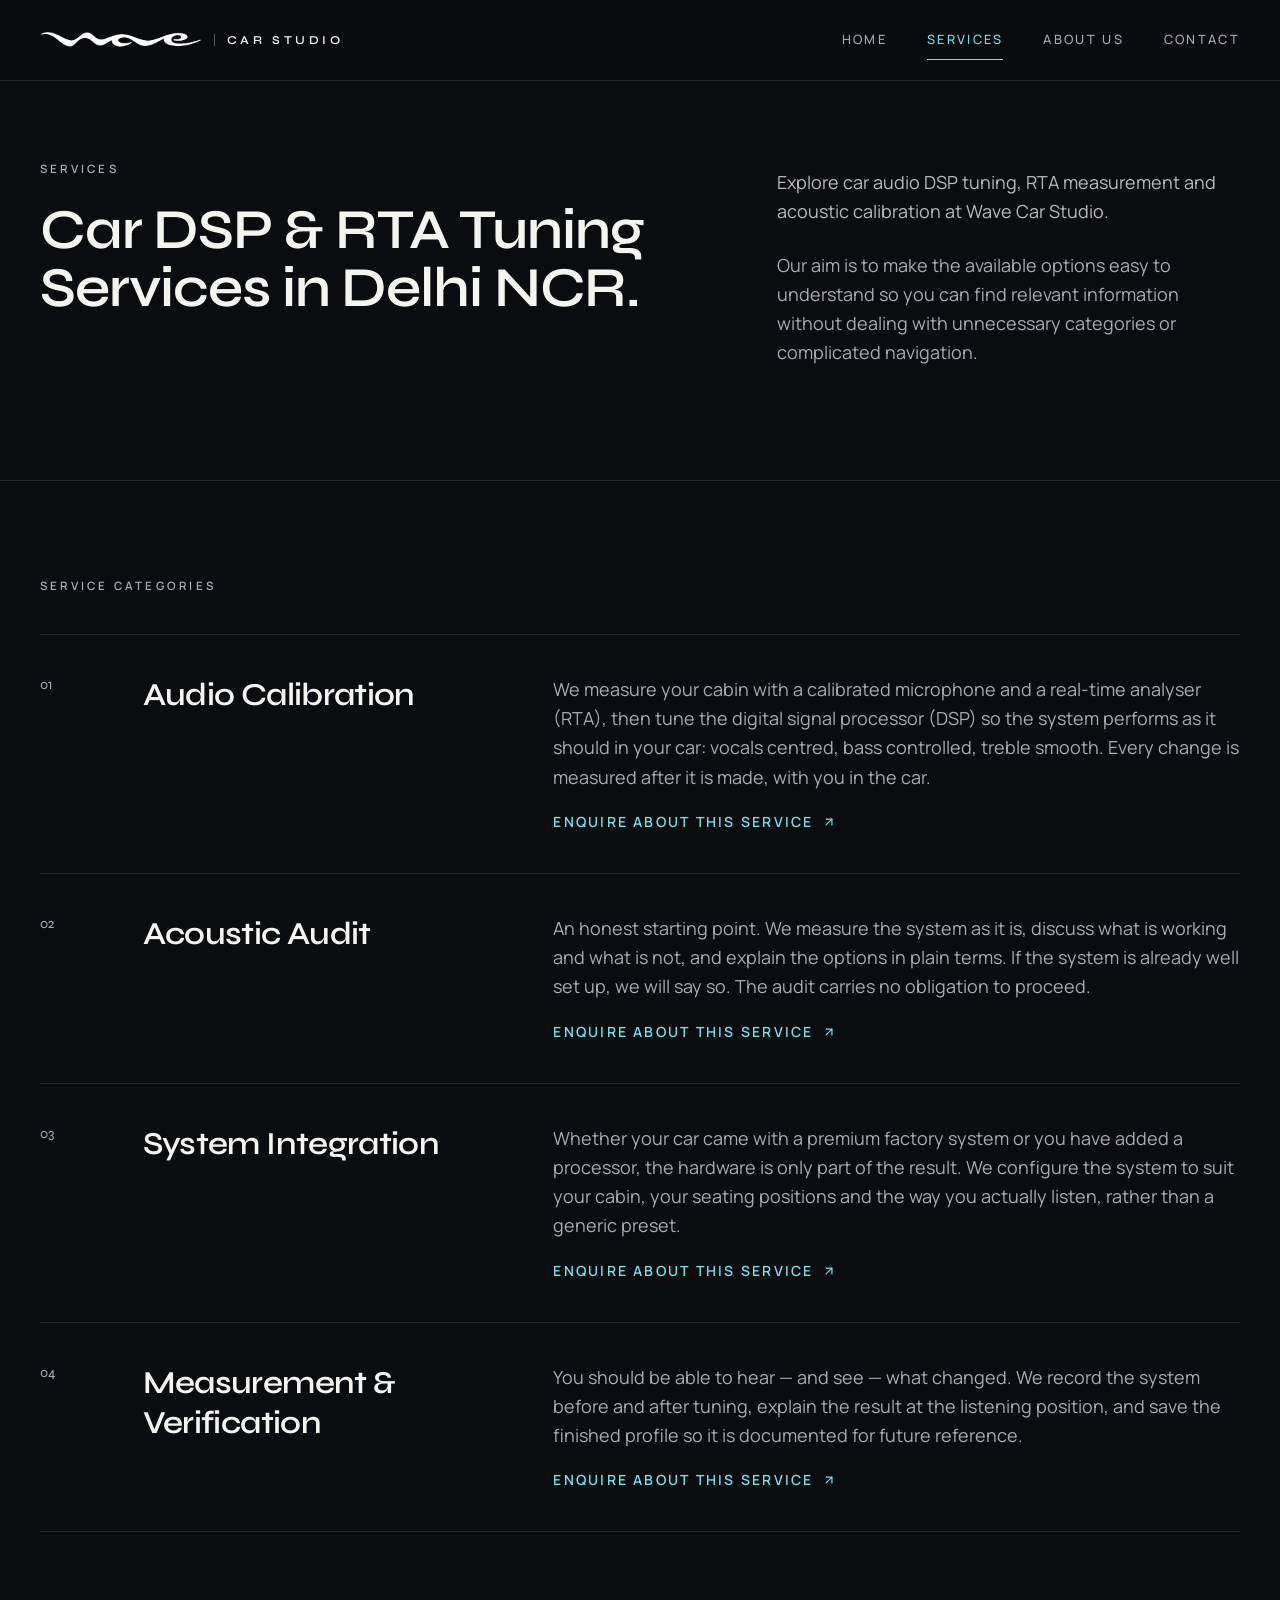
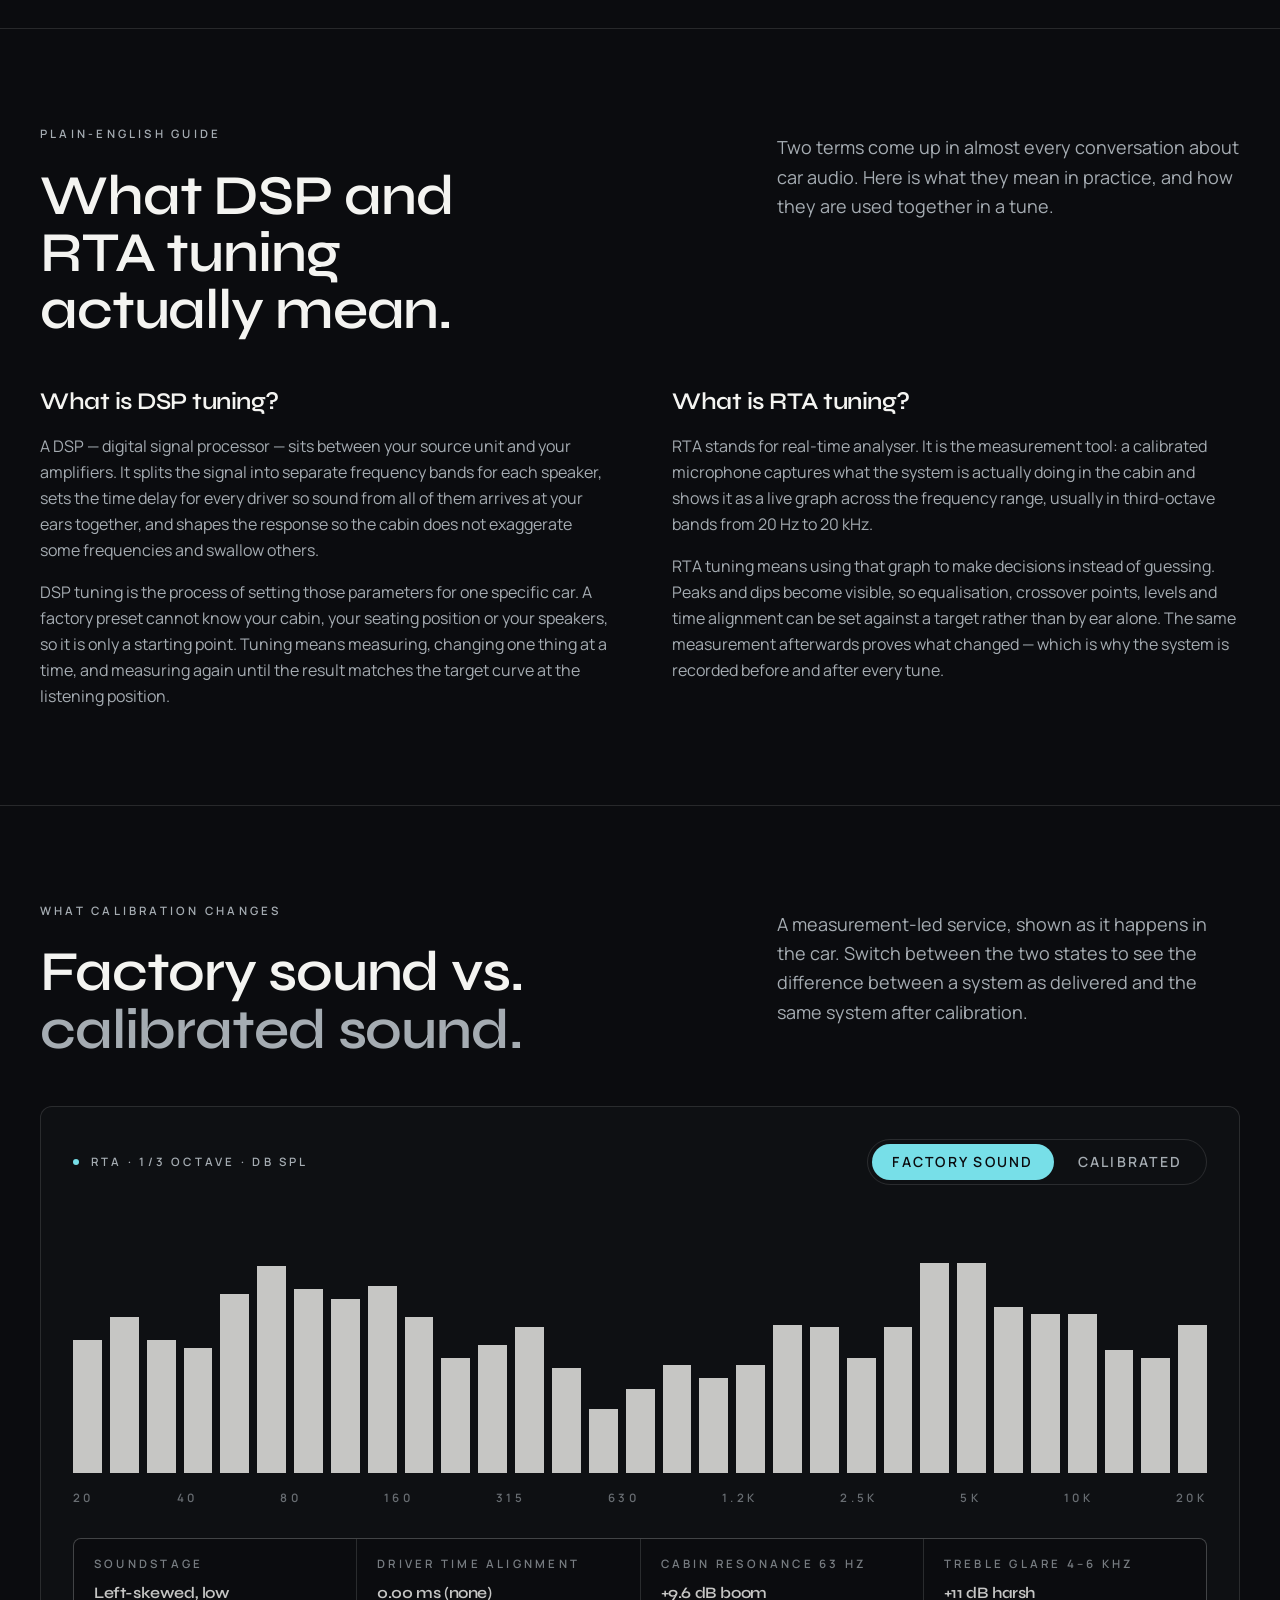
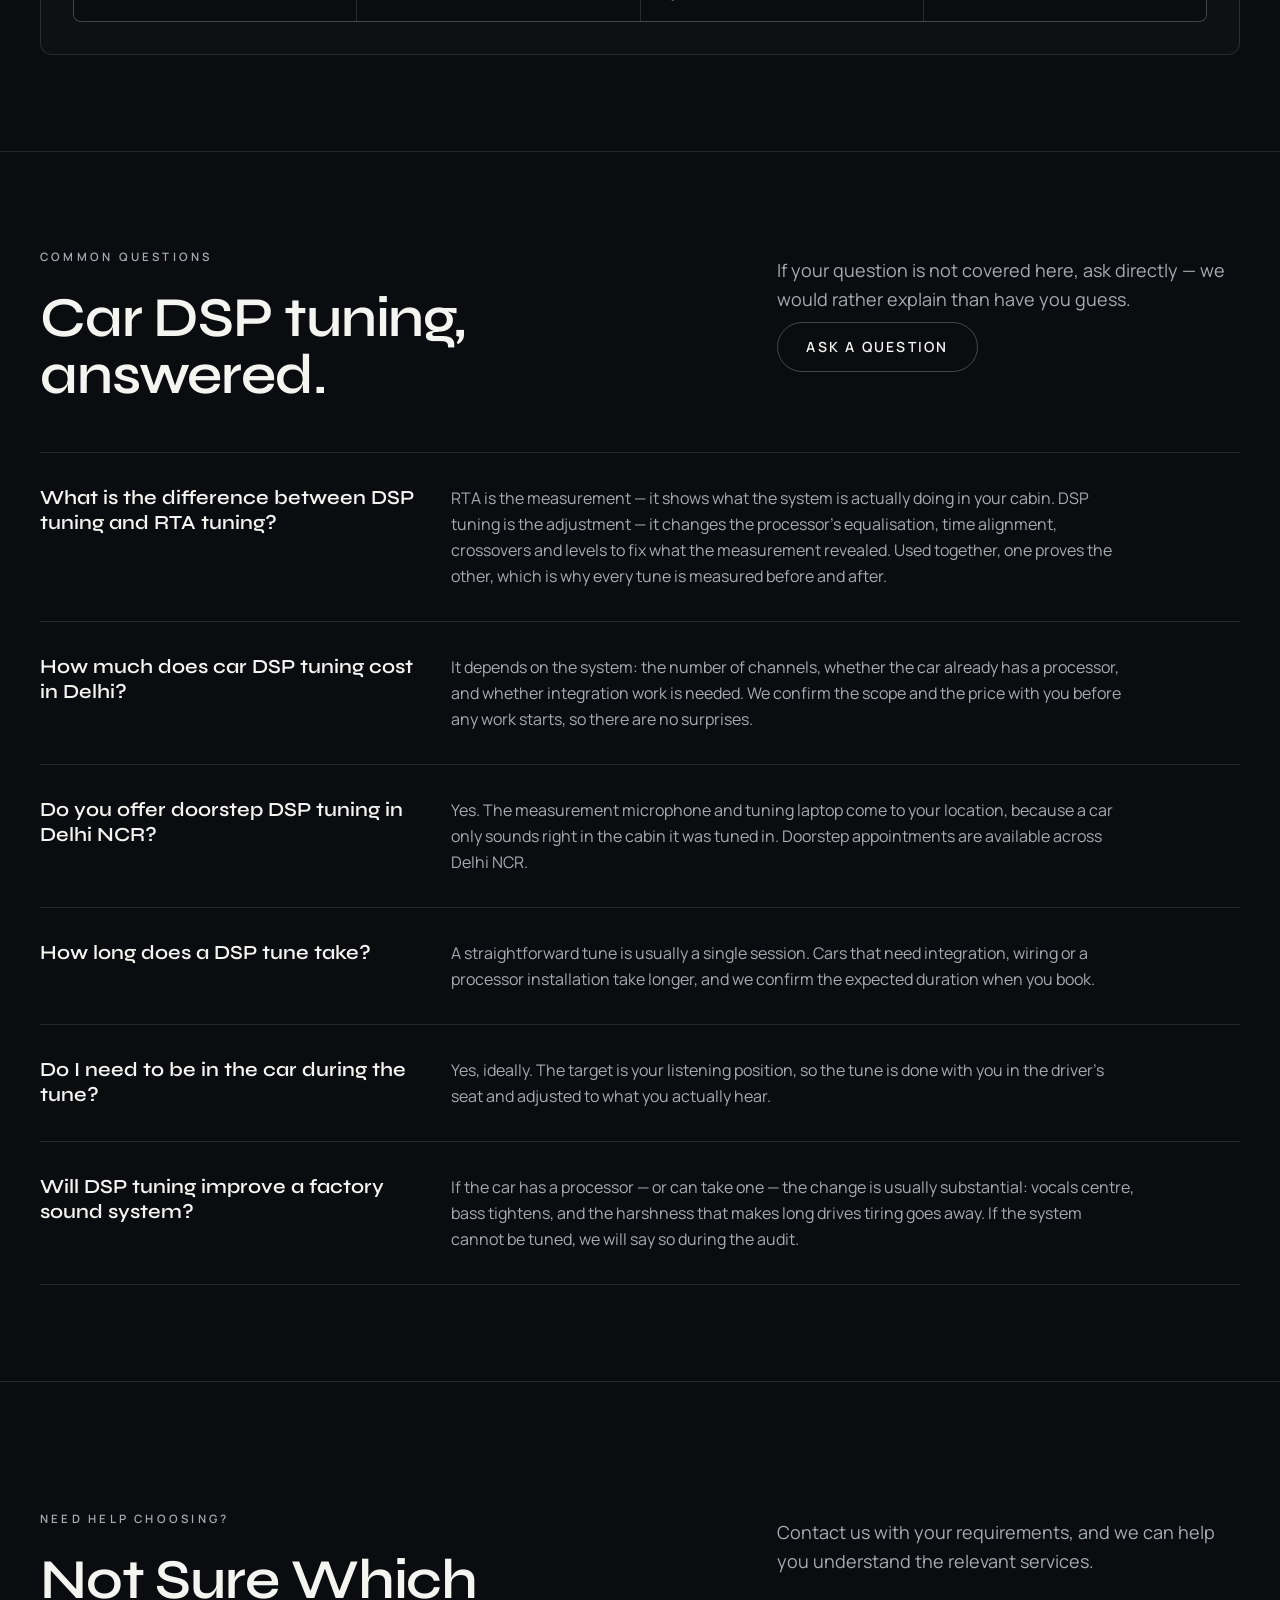
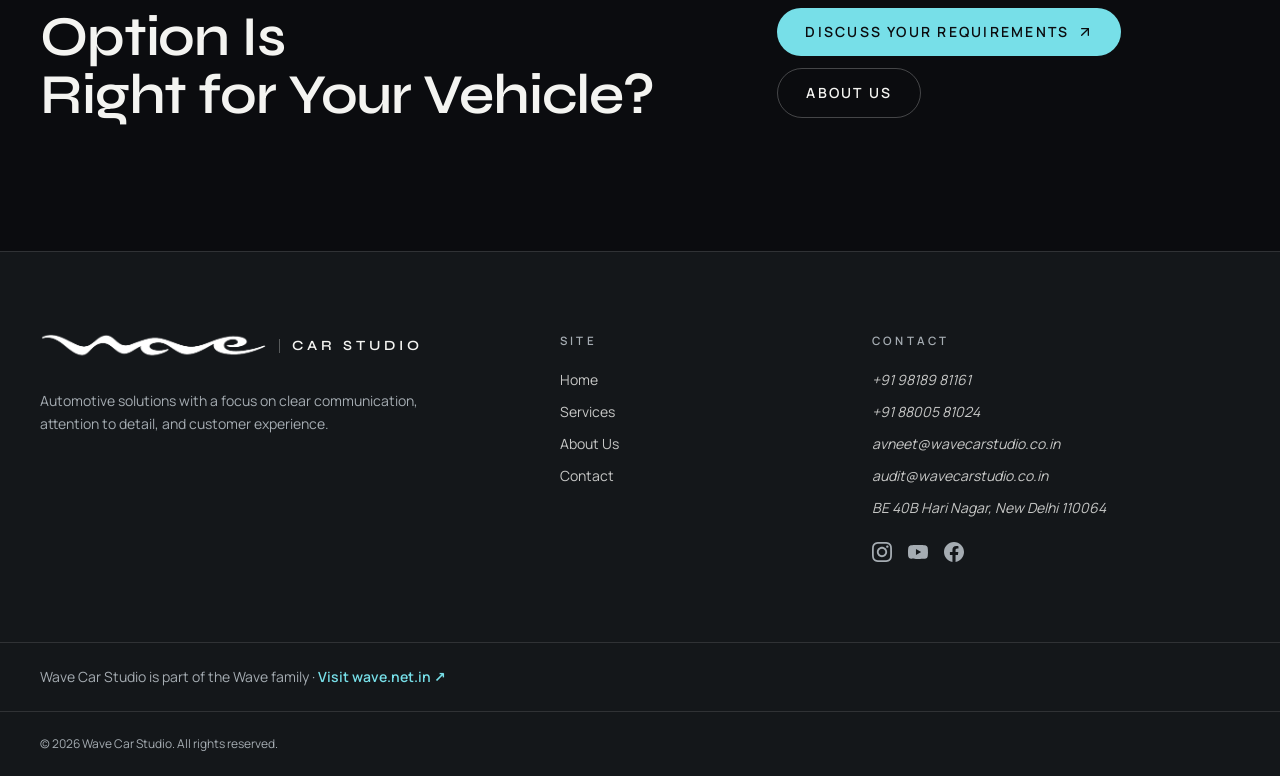
<file: services.html>
<!doctype html>
<html lang="en-IN">
  <head>
  <meta charset="utf-8" />
  <meta name="viewport" content="width=device-width, initial-scale=1" />

      <title>Car DSP &amp; RTA Tuning Services in Delhi NCR | Wave Car Studio</title>
  <meta name="description" content="Car audio DSP tuning, RTA measurement, acoustic audit and system integration in Delhi NCR. What each service covers, and how to choose the right one." />
  <meta name="robots" content="index, follow, max-image-preview:large, max-snippet:-1, max-video-preview:-1" />
  <meta name="author" content="Wave Car Studio" />

  <link rel="canonical" href="https://wavecarstudio.co.in/services" />
  <meta property="og:type" content="website" />
  <meta property="og:site_name" content="Wave Car Studio" />
  <meta property="og:locale" content="en_IN" />
  <meta property="og:title" content="Car DSP &amp; RTA Tuning Services in Delhi NCR | Wave Car Studio" />
  <meta property="og:description" content="Car audio DSP tuning, RTA measurement and acoustic calibration in Delhi NCR." />
  <meta property="og:url" content="https://wavecarstudio.co.in/services" />
  <meta property="og:image" content="https://wavecarstudio.co.in/img/og-image.png" />
  <meta property="og:image:type" content="image/png" />
  <meta property="og:image:width" content="1200" />
  <meta property="og:image:height" content="630" />
  <meta property="og:image:alt" content="Car DSP and RTA tuning services at Wave Car Studio" />
  <meta name="twitter:card" content="summary_large_image" />
  <meta name="twitter:title" content="Car DSP &amp; RTA Tuning Services in Delhi NCR | Wave Car Studio" />
  <meta name="twitter:description" content="Car audio DSP tuning, RTA measurement and acoustic calibration in Delhi NCR." />
  <meta name="twitter:image" content="https://wavecarstudio.co.in/img/og-image.png" />
  <meta name="twitter:image:alt" content="Car DSP and RTA tuning services at Wave Car Studio" />

  <meta name="geo.region" content="IN-DL" />
  <meta name="geo.placename" content="New Delhi" />

  <meta name="geo.region" content="IN-DL" />
  <meta name="geo.placename" content="New Delhi" />

  <meta name="geo.region" content="IN-DL" />
  <meta name="geo.placename" content="New Delhi" />

  <!-- Brand icons: square, 48/96/192/512 + .ico + .svg + manifest (Google search favicon) -->
  <link rel="icon" href="favicon.ico" sizes="48x48" />
  <link rel="icon" type="image/svg+xml" href="favicon.svg" />
  <link rel="icon" type="image/png" sizes="48x48" href="img/favicon-48x48.png" />
  <link rel="icon" type="image/png" sizes="96x96" href="img/favicon-96x96.png" />
  <link rel="icon" type="image/png" sizes="192x192" href="img/favicon-192x192.png" />
  <link rel="apple-touch-icon" sizes="180x180" href="img/apple-touch-icon.png" />
  <link rel="manifest" href="site.webmanifest" />
  <meta name="theme-color" content="#0A0C0F" />
  <meta name="apple-mobile-web-app-title" content="Wave Car Studio" />
  <meta name="mobile-web-app-capable" content="yes" />
  <meta name="apple-mobile-web-app-status-bar-style" content="black" />
  <meta name="msapplication-TileColor" content="#0A0C0F" />
  <meta name="msapplication-TileImage" content="img/favicon-192x192.png" />

  <link rel="preconnect" href="https://fonts.googleapis.com" />
  <link rel="preconnect" href="https://fonts.gstatic.com" crossorigin />
  <link
    rel="stylesheet"
    href="https://fonts.googleapis.com/css2?family=Syne:wght@500;600;700&amp;family=Manrope:wght@400;500;600;700&amp;family=JetBrains+Mono:wght@400;500&amp;display=swap"
  />
  <link rel="stylesheet" href="css/tailwind.css" />
  <link rel="stylesheet" href="css/site.css" />

  <script type="application/ld+json">{"@context":"https://schema.org","@graph":[{"@type":"AutomotiveBusiness","@id":"https://wavecarstudio.co.in/#business","name":"Wave Car Studio","alternateName":"WaveCarStudio","slogan":"Automotive Solutions, Thoughtfully Delivered.","description":"Doorstep car audio DSP tuning, acoustic audits, system integration and measurement in Delhi NCR.","url":"https://wavecarstudio.co.in/","logo":{"@type":"ImageObject","url":"https://wavecarstudio.co.in/img/favicon-512x512.png","width":512,"height":512},"image":{"@type":"ImageObject","@id":"https://wavecarstudio.co.in/#primaryimage","url":"https://wavecarstudio.co.in/img/og-image.png","width":1200,"height":630,"caption":"Wave Car Studio — car audio DSP tuning in Delhi NCR"},"telephone":"+91-98189-81161","email":"avneet@wavecarstudio.co.in","priceRange":"₹₹","currenciesAccepted":"INR","address":{"@type":"PostalAddress","streetAddress":"BE 40B Hari Nagar","addressLocality":"New Delhi","addressRegion":"Delhi","postalCode":"110064","addressCountry":"IN"},"areaServed":[{"@type":"City","name":"New Delhi"},{"@type":"City","name":"Gurugram"},{"@type":"City","name":"Noida"},{"@type":"City","name":"Faridabad"},{"@type":"City","name":"Ghaziabad"},{"@type":"AdministrativeArea","name":"Delhi NCR"}],"contactPoint":[{"@type":"ContactPoint","name":"Avneet Singh","contactType":"sales","telephone":"+91-98189-81161","email":"avneet@wavecarstudio.co.in","areaServed":"IN","availableLanguage":["en","hi"]},{"@type":"ContactPoint","name":"Darshpreet Singh","contactType":"technical support","telephone":"+91-88005-81024","email":"audit@wavecarstudio.co.in","areaServed":"IN","availableLanguage":["en","hi"]}],"sameAs":["https://www.instagram.com/wavecarstudio/","https://www.youtube.com/@WaveCarStudio","https://www.facebook.com/profile.php?id=61595547972272","https://wave.net.in"],"hasOfferCatalog":{"@type":"OfferCatalog","name":"Car audio services","itemListElement":[{"@type":"Offer","itemOffered":{"@type":"Service","name":"Audio Calibration","serviceType":"Car audio DSP calibration","provider":{"@id":"https://wavecarstudio.co.in/#business"},"areaServed":{"@type":"AdministrativeArea","name":"Delhi NCR"},"url":"https://wavecarstudio.co.in/services"}},{"@type":"Offer","itemOffered":{"@type":"Service","name":"Acoustic Audit","serviceType":"In-car acoustic measurement and audit","provider":{"@id":"https://wavecarstudio.co.in/#business"},"areaServed":{"@type":"AdministrativeArea","name":"Delhi NCR"},"url":"https://wavecarstudio.co.in/services"}},{"@type":"Offer","itemOffered":{"@type":"Service","name":"System Integration","serviceType":"Car audio system integration","provider":{"@id":"https://wavecarstudio.co.in/#business"},"areaServed":{"@type":"AdministrativeArea","name":"Delhi NCR"},"url":"https://wavecarstudio.co.in/services"}},{"@type":"Offer","itemOffered":{"@type":"Service","name":"Measurement & Verification","serviceType":"Post-install measurement and verification","provider":{"@id":"https://wavecarstudio.co.in/#business"},"areaServed":{"@type":"AdministrativeArea","name":"Delhi NCR"},"url":"https://wavecarstudio.co.in/services"}}]}},{"@type":["WebPage","FAQPage"],"@id":"https://wavecarstudio.co.in/services#webpage","url":"https://wavecarstudio.co.in/services","name":"Car DSP & RTA Tuning Services in Delhi NCR | Wave Car Studio","description":"Car audio DSP tuning, RTA measurement, acoustic audit and system integration in Delhi NCR. What each service covers, and how to choose the right one.","isPartOf":{"@id":"https://wavecarstudio.co.in/#website"},"about":{"@id":"https://wavecarstudio.co.in/#business"},"primaryImageOfPage":{"@id":"https://wavecarstudio.co.in/#primaryimage"},"inLanguage":"en-IN","dateModified":"2026-11-10","breadcrumb":{"@id":"https://wavecarstudio.co.in/services#breadcrumb"},"mainEntity":[{"@type":"Question","name":"What is the difference between DSP tuning and RTA tuning?","acceptedAnswer":{"@type":"Answer","text":"RTA is the measurement — it shows what the system is actually doing in your cabin. DSP tuning is the adjustment — it changes the processor's equalisation, time alignment, crossovers and levels to fix what the measurement revealed. Used together, one proves the other, which is why every tune is measured before and after."}},{"@type":"Question","name":"How much does car DSP tuning cost in Delhi?","acceptedAnswer":{"@type":"Answer","text":"It depends on the system: the number of channels, whether the car already has a processor, and whether integration work is needed. We confirm the scope and the price with you before any work starts, so there are no surprises."}},{"@type":"Question","name":"Do you offer doorstep DSP tuning in Delhi NCR?","acceptedAnswer":{"@type":"Answer","text":"Yes. The measurement microphone and tuning laptop come to your location, because a car only sounds right in the cabin it was tuned in. Doorstep appointments are available across Delhi NCR."}},{"@type":"Question","name":"How long does a DSP tune take?","acceptedAnswer":{"@type":"Answer","text":"A straightforward tune is usually a single session. Cars that need integration, wiring or a processor installation take longer, and we confirm the expected duration when you book."}},{"@type":"Question","name":"Do I need to be in the car during the tune?","acceptedAnswer":{"@type":"Answer","text":"Yes, ideally. The target is your listening position, so the tune is done with you in the driver's seat and adjusted to what you actually hear."}},{"@type":"Question","name":"Will DSP tuning improve a factory sound system?","acceptedAnswer":{"@type":"Answer","text":"If the car has a processor — or can take one — the change is usually substantial: vocals centre, bass tightens, and the harshness that makes long drives tiring goes away. If the system cannot be tuned, we will say so during the audit."}}]},{"@type":"WebSite","@id":"https://wavecarstudio.co.in/#website","url":"https://wavecarstudio.co.in/","name":"Wave Car Studio","description":"Car audio DSP tuning, acoustic audits, system integration and measurement in Delhi NCR.","publisher":{"@id":"https://wavecarstudio.co.in/#business"},"inLanguage":"en-IN"},{"@type":"BreadcrumbList","@id":"https://wavecarstudio.co.in/services#breadcrumb","itemListElement":[{"@type":"ListItem","position":1,"name":"Home","item":"https://wavecarstudio.co.in/"},{"@type":"ListItem","position":2,"name":"Services","item":"https://wavecarstudio.co.in/services"}]}]}</script>
  </head>

  <body class="min-h-screen bg-background text-foreground">
  <header class="site-header is-solid fixed inset-x-0 top-0 z-50" data-overlay="false">
    <div class="mx-auto flex h-20 w-full max-w-[1440px] items-center justify-between px-5 md:px-10">
      <a href="/" aria-label="Wave Car Studio — home" class="brand-lockup shrink-0">
        <img
          src="img/wave-logo.png"
          alt="WAVE"
          width="7680"
          height="951"
          class="brand-lockup__mark"
        />
        <span class="brand-lockup__name">Car Studio</span>
      </a>

      <nav aria-label="Primary" class="hidden md:block">
        <ul class="flex items-center gap-8 lg:gap-10">
              <li>
                <a
                  href="/"
                  class="nav-link group relative block py-2 text-muted-foreground transition-colors hover:text-foreground"
                  >Home<span
                    class="absolute -bottom-0.5 left-0 h-px w-0 bg-primary transition-all duration-300 group-hover:w-full"
                  ></span
                ></a>
              </li>
              <li>
                <a
                  href="/services" aria-current="page"
                  class="nav-link group relative block py-2 text-muted-foreground transition-colors hover:text-foreground"
                  >Services<span
                    class="absolute -bottom-0.5 left-0 h-px w-0 bg-primary transition-all duration-300 group-hover:w-full"
                  ></span
                ></a>
              </li>
              <li>
                <a
                  href="/about"
                  class="nav-link group relative block py-2 text-muted-foreground transition-colors hover:text-foreground"
                  >About Us<span
                    class="absolute -bottom-0.5 left-0 h-px w-0 bg-primary transition-all duration-300 group-hover:w-full"
                  ></span
                ></a>
              </li>
              <li>
                <a
                  href="/contact"
                  class="nav-link group relative block py-2 text-muted-foreground transition-colors hover:text-foreground"
                  >Contact<span
                    class="absolute -bottom-0.5 left-0 h-px w-0 bg-primary transition-all duration-300 group-hover:w-full"
                  ></span
                ></a>
              </li>
        </ul>
      </nav>

      <button
        type="button"
        id="menu-toggle"
        aria-expanded="false"
        aria-controls="mobile-nav"
        aria-label="Open menu"
        class="relative -mr-2 grid h-11 w-11 place-items-center md:hidden"
      >
        <span class="menu-bar absolute h-px w-6 -translate-y-1 bg-foreground transition-transform duration-300"></span>
        <span class="menu-bar absolute h-px w-6 translate-y-1 bg-foreground transition-transform duration-300"></span>
      </button>
    </div>

    <div
      id="mobile-nav"
      class="overflow-hidden border-t bg-background transition-[height] duration-500 md:hidden"
    >
      <nav aria-label="Primary mobile" class="mx-auto w-full max-w-[1440px] px-5 py-6 md:px-10">
        <ul>
              <li>
                <a
                  href="/"
                  class="flex items-baseline gap-4 border-b border-hairline py-4 font-display text-3xl text-foreground"
                  ><span class="font-sans text-xs text-muted-foreground">01</span>Home</a
                >
              </li>
              <li>
                <a
                  href="/services" aria-current="page"
                  class="flex items-baseline gap-4 border-b border-hairline py-4 font-display text-3xl text-foreground"
                  ><span class="font-sans text-xs text-muted-foreground">02</span>Services</a
                >
              </li>
              <li>
                <a
                  href="/about"
                  class="flex items-baseline gap-4 border-b border-hairline py-4 font-display text-3xl text-foreground"
                  ><span class="font-sans text-xs text-muted-foreground">03</span>About Us</a
                >
              </li>
              <li>
                <a
                  href="/contact"
                  class="flex items-baseline gap-4 border-b border-hairline py-4 font-display text-3xl text-foreground"
                  ><span class="font-sans text-xs text-muted-foreground">04</span>Contact</a
                >
              </li>
        </ul>
      </nav>
    </div>
  </header>

    <main id="main">

      <!-- services.tsx -> page opening -->
      <section class="pt-32 md:pt-40" aria-labelledby="page-title">
        <div class="mx-auto w-full max-w-[1440px] px-5 md:px-10">
          <div class="grid gap-10 lg:grid-cols-12 lg:gap-16">
            <div class="lg:col-span-7">
              <p class="hero-in label text-muted-foreground">Services</p>
              <h1 id="page-title" class="hero-in mt-6 text-balance display-lg" style="animation-delay: 120ms">
                Car DSP &amp; RTA Tuning
                <span class="block">Services in Delhi NCR.</span>
              </h1>
            </div>
            <div class="hero-in space-y-6 lg:col-span-5 lg:col-start-8 lg:pt-2" style="animation-delay: 260ms">
              <p class="text-lg leading-relaxed text-foreground/75">
                Explore car audio DSP tuning, RTA measurement and acoustic calibration at Wave Car Studio.
              </p>
              <p class="text-lg leading-relaxed text-muted-foreground">
                Our aim is to make the available options easy to understand so you can find relevant
                information without dealing with unnecessary categories or complicated navigation.
              </p>
            </div>
          </div>
        </div>
      </section>

      <!-- services.tsx -> Service Categories (SERVICES from components/site.ts) -->
      <section id="service-categories" class="mt-20 border-t border-hairline md:mt-28" aria-labelledby="service-categories-title">
        <div class="reveal mx-auto w-full max-w-[1440px] px-5 py-16 md:px-10 md:py-24">
          <h2 id="service-categories-title" class="label text-muted-foreground">Service Categories</h2>

          <div class="mt-10 border-b border-hairline">
            <article aria-labelledby="service-1" class="grid gap-4 border-t border-hairline py-8 md:grid-cols-12 md:gap-8 md:py-10">
              <p class="font-display text-sm text-muted-foreground md:col-span-1">01</p>
              <h3 id="service-1" class="font-display text-2xl font-semibold leading-tight tracking-[-0.02em] md:col-span-4 md:text-[2rem]">
                Audio Calibration
              </h3>
              <div class="md:col-span-7">
                <p class="text-lg leading-relaxed text-muted-foreground">
                  We measure your cabin with a calibrated microphone and a real-time analyser (RTA), then
                  tune the digital signal processor (DSP) so the system performs as it should in your car:
                  vocals centred, bass controlled, treble smooth. Every change is measured after it is
                  made, with you in the car.
                </p>
                <a
                  href="/contact"
                  class="btn-label mt-5 inline-flex items-center gap-2 text-primary transition-colors hover:text-foreground"
                >
                  Enquire About This Service
                  <svg xmlns="http://www.w3.org/2000/svg" viewBox="0 0 24 24" fill="none" stroke="currentColor" stroke-width="2" stroke-linecap="round" stroke-linejoin="round" class="h-3.5 w-3.5" aria-hidden="true"><path d="M7 7h10v10" /><path d="M7 17 17 7" /></svg>
                </a>
              </div>
            </article>

            <article aria-labelledby="service-2" class="grid gap-4 border-t border-hairline py-8 md:grid-cols-12 md:gap-8 md:py-10">
              <p class="font-display text-sm text-muted-foreground md:col-span-1">02</p>
              <h3 id="service-2" class="font-display text-2xl font-semibold leading-tight tracking-[-0.02em] md:col-span-4 md:text-[2rem]">
                Acoustic Audit
              </h3>
              <div class="md:col-span-7">
                <p class="text-lg leading-relaxed text-muted-foreground">
                  An honest starting point. We measure the system as it is, discuss what is working and what
                  is not, and explain the options in plain terms. If the system is already well set up, we
                  will say so. The audit carries no obligation to proceed.
                </p>
                <a
                  href="/contact"
                  class="btn-label mt-5 inline-flex items-center gap-2 text-primary transition-colors hover:text-foreground"
                >
                  Enquire About This Service
                  <svg xmlns="http://www.w3.org/2000/svg" viewBox="0 0 24 24" fill="none" stroke="currentColor" stroke-width="2" stroke-linecap="round" stroke-linejoin="round" class="h-3.5 w-3.5" aria-hidden="true"><path d="M7 7h10v10" /><path d="M7 17 17 7" /></svg>
                </a>
              </div>
            </article>

            <article aria-labelledby="service-3" class="grid gap-4 border-t border-hairline py-8 md:grid-cols-12 md:gap-8 md:py-10">
              <p class="font-display text-sm text-muted-foreground md:col-span-1">03</p>
              <h3 id="service-3" class="font-display text-2xl font-semibold leading-tight tracking-[-0.02em] md:col-span-4 md:text-[2rem]">
                System Integration
              </h3>
              <div class="md:col-span-7">
                <p class="text-lg leading-relaxed text-muted-foreground">
                  Whether your car came with a premium factory system or you have added a processor, the
                  hardware is only part of the result. We configure the system to suit your cabin, your
                  seating positions and the way you actually listen, rather than a generic preset.
                </p>
                <a
                  href="/contact"
                  class="btn-label mt-5 inline-flex items-center gap-2 text-primary transition-colors hover:text-foreground"
                >
                  Enquire About This Service
                  <svg xmlns="http://www.w3.org/2000/svg" viewBox="0 0 24 24" fill="none" stroke="currentColor" stroke-width="2" stroke-linecap="round" stroke-linejoin="round" class="h-3.5 w-3.5" aria-hidden="true"><path d="M7 7h10v10" /><path d="M7 17 17 7" /></svg>
                </a>
              </div>
            </article>

            <article aria-labelledby="service-4" class="grid gap-4 border-t border-hairline py-8 md:grid-cols-12 md:gap-8 md:py-10">
              <p class="font-display text-sm text-muted-foreground md:col-span-1">04</p>
              <h3 id="service-4" class="font-display text-2xl font-semibold leading-tight tracking-[-0.02em] md:col-span-4 md:text-[2rem]">
                Measurement &amp; Verification
              </h3>
              <div class="md:col-span-7">
                <p class="text-lg leading-relaxed text-muted-foreground">
                  You should be able to hear — and see — what changed. We record the system before and after
                  tuning, explain the result at the listening position, and save the finished profile so it
                  is documented for future reference.
                </p>
                <a
                  href="/contact"
                  class="btn-label mt-5 inline-flex items-center gap-2 text-primary transition-colors hover:text-foreground"
                >
                  Enquire About This Service
                  <svg xmlns="http://www.w3.org/2000/svg" viewBox="0 0 24 24" fill="none" stroke="currentColor" stroke-width="2" stroke-linecap="round" stroke-linejoin="round" class="h-3.5 w-3.5" aria-hidden="true"><path d="M7 7h10v10" /><path d="M7 17 17 7" /></svg>
                </a>
              </div>
            </article>
          </div>
        </div>
      </section>

      <!-- Added: plain-English guide (search intent: what is DSP / RTA tuning) -->
      <section id="dsp-rta" class="border-t border-hairline" aria-labelledby="dsp-rta-title">
        <div class="reveal mx-auto w-full max-w-[1440px] px-5 py-16 md:px-10 md:py-24">
          <div class="grid gap-10 lg:grid-cols-12 lg:gap-16">
            <div class="lg:col-span-7">
              <p class="label text-muted-foreground">Plain-English Guide</p>
              <h2 id="dsp-rta-title" class="mt-6 text-balance display-lg">
                What DSP and RTA tuning
                <span class="block">actually mean.</span>
              </h2>
            </div>
            <div class="lg:col-span-5 lg:col-start-8 lg:pt-2">
              <p class="text-lg leading-relaxed text-muted-foreground">
                Two terms come up in almost every conversation about car audio. Here is what they mean in
                practice, and how they are used together in a tune.
              </p>
            </div>
          </div>

          <div class="mt-12 grid gap-10 md:grid-cols-2 lg:gap-16">
            <article aria-labelledby="what-is-dsp">
              <h3 id="what-is-dsp" class="font-display text-2xl font-semibold leading-tight tracking-[-0.02em]">
                What is DSP tuning?
              </h3>
              <p class="mt-4 text-base leading-relaxed text-muted-foreground">
                A DSP — digital signal processor — sits between your source unit and your amplifiers. It
                splits the signal into separate frequency bands for each speaker, sets the time delay for
                every driver so sound from all of them arrives at your ears together, and shapes the
                response so the cabin does not exaggerate some frequencies and swallow others.
              </p>
              <p class="mt-4 text-base leading-relaxed text-muted-foreground">
                DSP tuning is the process of setting those parameters for one specific car. A factory
                preset cannot know your cabin, your seating position or your speakers, so it is only a
                starting point. Tuning means measuring, changing one thing at a time, and measuring again
                until the result matches the target curve at the listening position.
              </p>
            </article>

            <article aria-labelledby="what-is-rta">
              <h3 id="what-is-rta" class="font-display text-2xl font-semibold leading-tight tracking-[-0.02em]">
                What is RTA tuning?
              </h3>
              <p class="mt-4 text-base leading-relaxed text-muted-foreground">
                RTA stands for real-time analyser. It is the measurement tool: a calibrated microphone
                captures what the system is actually doing in the cabin and shows it as a live graph
                across the frequency range, usually in third-octave bands from 20 Hz to 20 kHz.
              </p>
              <p class="mt-4 text-base leading-relaxed text-muted-foreground">
                RTA tuning means using that graph to make decisions instead of guessing. Peaks and dips
                become visible, so equalisation, crossover points, levels and time alignment can be set
                against a target rather than by ear alone. The same measurement afterwards proves what
                changed — which is why the system is recorded before and after every tune.
              </p>
            </article>
          </div>
        </div>
      </section>

      <!-- services.tsx -> What Calibration Changes (CalibrationPanel.tsx) -->
      <section id="calibration" class="border-t border-hairline" aria-labelledby="calibration-title">
        <div class="reveal mx-auto w-full max-w-[1440px] px-5 py-16 md:px-10 md:py-24">
          <div class="grid gap-8 lg:grid-cols-12 lg:gap-16">
            <div class="lg:col-span-7">
              <p class="label text-muted-foreground">What Calibration Changes</p>
              <h2 id="calibration-title" class="mt-6 text-balance display-lg">
                Factory sound vs.
                <span class="text-muted-foreground">calibrated sound.</span>
              </h2>
            </div>
            <div class="lg:col-span-5 lg:col-start-8 lg:pt-2">
              <p class="text-lg leading-relaxed text-muted-foreground">
                A measurement-led service, shown as it happens in the car. Switch between the two states to
                see the difference between a system as delivered and the same system after calibration.
              </p>
            </div>
          </div>

          <div class="mt-12">
            <div class="rounded-2xl border border-hairline bg-surface/40 p-5 md:p-8" data-calibration>
              <div class="flex flex-wrap items-center justify-between gap-4">
                <p class="label flex items-center gap-3 text-muted-foreground">
                  <span class="h-1.5 w-1.5 rounded-full bg-primary"></span>
                  RTA · 1/3 octave · dB SPL
                </p>
                <div
                  role="tablist"
                  aria-label="Measurement state"
                  class="flex items-center gap-1 rounded-full border border-hairline p-1"
                >
                  <button
                    type="button"
                    role="tab"
                    id="tab-factory"
                    aria-controls="panel-measurement"
                    data-state="factory"
                    aria-selected="true"
                    class="btn-label rounded-full bg-primary px-4 py-2 text-primary-foreground transition-colors md:px-5"
                  >
                    Factory sound
                  </button>
                  <button
                    type="button"
                    role="tab"
                    id="tab-tuned"
                    aria-controls="panel-measurement"
                    data-state="tuned"
                    aria-selected="false"
                    class="btn-label rounded-full px-4 py-2 text-muted-foreground transition-colors hover:text-foreground md:px-5"
                  >
                    Calibrated
                  </button>
                </div>
              </div>

              <div id="panel-measurement" role="tabpanel" aria-label="Measurement chart" class="mt-8">
                <div class="flex h-52 items-end gap-[5px] md:h-64 md:gap-2" role="img" aria-label="Third-octave RTA measurement from 20 Hz to 20 kHz">
                <div class="flex h-full flex-1 items-end" title="20">
                  <div class="w-full bg-foreground/80" data-factory="52" data-tuned="62" style="height: 52%"></div>
                </div>
                <div class="flex h-full flex-1 items-end" title="25">
                  <div class="w-full bg-foreground/80" data-factory="61" data-tuned="66" style="height: 61%"></div>
                </div>
                <div class="flex h-full flex-1 items-end" title="31">
                  <div class="w-full bg-foreground/80" data-factory="52" data-tuned="67" style="height: 52%"></div>
                </div>
                <div class="flex h-full flex-1 items-end" title="40">
                  <div class="w-full bg-foreground/80" data-factory="49" data-tuned="68" style="height: 49%"></div>
                </div>
                <div class="flex h-full flex-1 items-end" title="50">
                  <div class="w-full bg-foreground/80" data-factory="70" data-tuned="69" style="height: 70%"></div>
                </div>
                <div class="flex h-full flex-1 items-end" title="63">
                  <div class="w-full bg-foreground/80" data-factory="81" data-tuned="69" style="height: 81%"></div>
                </div>
                <div class="flex h-full flex-1 items-end" title="80">
                  <div class="w-full bg-foreground/80" data-factory="72" data-tuned="68" style="height: 72%"></div>
                </div>
                <div class="flex h-full flex-1 items-end" title="100">
                  <div class="w-full bg-foreground/80" data-factory="68" data-tuned="65" style="height: 68%"></div>
                </div>
                <div class="flex h-full flex-1 items-end" title="125">
                  <div class="w-full bg-foreground/80" data-factory="73" data-tuned="61" style="height: 73%"></div>
                </div>
                <div class="flex h-full flex-1 items-end" title="160">
                  <div class="w-full bg-foreground/80" data-factory="61" data-tuned="60" style="height: 61%"></div>
                </div>
                <div class="flex h-full flex-1 items-end" title="200">
                  <div class="w-full bg-foreground/80" data-factory="45" data-tuned="61" style="height: 45%"></div>
                </div>
                <div class="flex h-full flex-1 items-end" title="250">
                  <div class="w-full bg-foreground/80" data-factory="50" data-tuned="62" style="height: 50%"></div>
                </div>
                <div class="flex h-full flex-1 items-end" title="315">
                  <div class="w-full bg-foreground/80" data-factory="57" data-tuned="60" style="height: 57%"></div>
                </div>
                <div class="flex h-full flex-1 items-end" title="400">
                  <div class="w-full bg-foreground/80" data-factory="41" data-tuned="59" style="height: 41%"></div>
                </div>
                <div class="flex h-full flex-1 items-end" title="500">
                  <div class="w-full bg-foreground/80" data-factory="25" data-tuned="59" style="height: 25%"></div>
                </div>
                <div class="flex h-full flex-1 items-end" title="630">
                  <div class="w-full bg-foreground/80" data-factory="33" data-tuned="61" style="height: 33%"></div>
                </div>
                <div class="flex h-full flex-1 items-end" title="800">
                  <div class="w-full bg-foreground/80" data-factory="42" data-tuned="61" style="height: 42%"></div>
                </div>
                <div class="flex h-full flex-1 items-end" title="1k">
                  <div class="w-full bg-foreground/80" data-factory="37" data-tuned="60" style="height: 37%"></div>
                </div>
                <div class="flex h-full flex-1 items-end" title="1.2k">
                  <div class="w-full bg-foreground/80" data-factory="42" data-tuned="59" style="height: 42%"></div>
                </div>
                <div class="flex h-full flex-1 items-end" title="1.6k">
                  <div class="w-full bg-foreground/80" data-factory="58" data-tuned="59" style="height: 58%"></div>
                </div>
                <div class="flex h-full flex-1 items-end" title="2k">
                  <div class="w-full bg-foreground/80" data-factory="57" data-tuned="61" style="height: 57%"></div>
                </div>
                <div class="flex h-full flex-1 items-end" title="2.5k">
                  <div class="w-full bg-foreground/80" data-factory="45" data-tuned="61" style="height: 45%"></div>
                </div>
                <div class="flex h-full flex-1 items-end" title="3.1k">
                  <div class="w-full bg-foreground/80" data-factory="57" data-tuned="60" style="height: 57%"></div>
                </div>
                <div class="flex h-full flex-1 items-end" title="4k">
                  <div class="w-full bg-foreground/80" data-factory="82" data-tuned="59" style="height: 82%"></div>
                </div>
                <div class="flex h-full flex-1 items-end" title="5k">
                  <div class="w-full bg-foreground/80" data-factory="82" data-tuned="60" style="height: 82%"></div>
                </div>
                <div class="flex h-full flex-1 items-end" title="6.3k">
                  <div class="w-full bg-foreground/80" data-factory="65" data-tuned="60" style="height: 65%"></div>
                </div>
                <div class="flex h-full flex-1 items-end" title="8k">
                  <div class="w-full bg-foreground/80" data-factory="62" data-tuned="58" style="height: 62%"></div>
                </div>
                <div class="flex h-full flex-1 items-end" title="10k">
                  <div class="w-full bg-foreground/80" data-factory="62" data-tuned="54" style="height: 62%"></div>
                </div>
                <div class="flex h-full flex-1 items-end" title="12k">
                  <div class="w-full bg-foreground/80" data-factory="48" data-tuned="52" style="height: 48%"></div>
                </div>
                <div class="flex h-full flex-1 items-end" title="16k">
                  <div class="w-full bg-foreground/80" data-factory="45" data-tuned="52" style="height: 45%"></div>
                </div>
                <div class="flex h-full flex-1 items-end" title="20k">
                  <div class="w-full bg-foreground/80" data-factory="58" data-tuned="52" style="height: 58%"></div>
                </div>
                </div>
              </div>

              <div class="mt-4 flex justify-between" aria-hidden="true">
                <span class="label text-muted-foreground/60">20</span>
                <span class="label hidden text-muted-foreground/60 sm:inline">40</span>
                <span class="label text-muted-foreground/60">80</span>
                <span class="label hidden text-muted-foreground/60 sm:inline">160</span>
                <span class="label text-muted-foreground/60">315</span>
                <span class="label hidden text-muted-foreground/60 sm:inline">630</span>
                <span class="label text-muted-foreground/60">1.2k</span>
                <span class="label hidden text-muted-foreground/60 sm:inline">2.5k</span>
                <span class="label text-muted-foreground/60">5k</span>
                <span class="label hidden text-muted-foreground/60 sm:inline">10k</span>
                <span class="label text-muted-foreground/60">20k</span>
              </div>

              <dl class="mt-8 grid gap-px overflow-hidden rounded-xl border border-hairline bg-hairline sm:grid-cols-2 lg:grid-cols-4">
                <div class="bg-background px-5 py-4">
                  <dt class="label text-muted-foreground/70">Soundstage</dt>
                  <dd
                    class="mt-2 font-display text-base font-semibold tracking-tight text-foreground/80"
                    data-before="Left-skewed, low"
                    data-after="Centred, eye level"
                  >
                    Left-skewed, low
                  </dd>
                </div>
                <div class="bg-background px-5 py-4">
                  <dt class="label text-muted-foreground/70">Driver time alignment</dt>
                  <dd
                    class="mt-2 font-display text-base font-semibold tracking-tight text-foreground/80"
                    data-before="0.00 ms (none)"
                    data-after="2.84 ms corrected"
                  >
                    0.00 ms (none)
                  </dd>
                </div>
                <div class="bg-background px-5 py-4">
                  <dt class="label text-muted-foreground/70">Cabin resonance 63 Hz</dt>
                  <dd
                    class="mt-2 font-display text-base font-semibold tracking-tight text-foreground/80"
                    data-before="+9.6 dB boom"
                    data-after="Nullified"
                  >
                    +9.6 dB boom
                  </dd>
                </div>
                <div class="bg-background px-5 py-4">
                  <dt class="label text-muted-foreground/70">Treble glare 4–6 kHz</dt>
                  <dd
                    class="mt-2 font-display text-base font-semibold tracking-tight text-foreground/80"
                    data-before="+11 dB harsh"
                    data-after="Smooth target"
                  >
                    +11 dB harsh
                  </dd>
                </div>
              </dl>
            </div>
          </div>
        </div>
      </section>

      <!-- Added: FAQ (search intent: cost, process, doorstep, factory systems) -->
      <section id="faq" class="border-t border-hairline" aria-labelledby="faq-title">
        <div class="reveal mx-auto w-full max-w-[1440px] px-5 py-16 md:px-10 md:py-24">
          <div class="grid gap-10 lg:grid-cols-12 lg:gap-16">
            <div class="lg:col-span-7">
              <p class="label text-muted-foreground">Common Questions</p>
              <h2 id="faq-title" class="mt-6 text-balance display-lg">
                Car DSP tuning,
                <span class="block">answered.</span>
              </h2>
            </div>
            <div class="lg:col-span-5 lg:col-start-8 lg:pt-2">
              <p class="text-lg leading-relaxed text-muted-foreground">
                If your question is not covered here, ask directly — we would rather explain than have
                you guess.
              </p>
              <div class="flex flex-wrap gap-3 pt-2">
                <a href="/contact" class="btn-label inline-flex items-center justify-center gap-2 rounded-full border border-foreground/25 px-7 py-3.5 text-foreground transition-colors hover:border-foreground hover:bg-foreground/5">Ask a Question</a>
              </div>
            </div>
          </div>

          <dl class="mt-12 border-t border-hairline">
            <div class="grid gap-4 border-b border-hairline py-8 md:grid-cols-12 md:gap-8">
              <dt class="font-display text-xl font-semibold leading-tight md:col-span-4">
                What is the difference between DSP tuning and RTA tuning?
              </dt>
              <dd class="text-base leading-relaxed text-muted-foreground md:col-span-7">
                RTA is the measurement — it shows what the system is actually doing in your cabin. DSP tuning is the adjustment — it changes the processor's equalisation, time alignment, crossovers and levels to fix what the measurement revealed. Used together, one proves the other, which is why every tune is measured before and after.
              </dd>
            </div>

            <div class="grid gap-4 border-b border-hairline py-8 md:grid-cols-12 md:gap-8">
              <dt class="font-display text-xl font-semibold leading-tight md:col-span-4">
                How much does car DSP tuning cost in Delhi?
              </dt>
              <dd class="text-base leading-relaxed text-muted-foreground md:col-span-7">
                It depends on the system: the number of channels, whether the car already has a processor, and whether integration work is needed. We confirm the scope and the price with you before any work starts, so there are no surprises.
              </dd>
            </div>

            <div class="grid gap-4 border-b border-hairline py-8 md:grid-cols-12 md:gap-8">
              <dt class="font-display text-xl font-semibold leading-tight md:col-span-4">
                Do you offer doorstep DSP tuning in Delhi NCR?
              </dt>
              <dd class="text-base leading-relaxed text-muted-foreground md:col-span-7">
                Yes. The measurement microphone and tuning laptop come to your location, because a car only sounds right in the cabin it was tuned in. Doorstep appointments are available across Delhi NCR.
              </dd>
            </div>

            <div class="grid gap-4 border-b border-hairline py-8 md:grid-cols-12 md:gap-8">
              <dt class="font-display text-xl font-semibold leading-tight md:col-span-4">
                How long does a DSP tune take?
              </dt>
              <dd class="text-base leading-relaxed text-muted-foreground md:col-span-7">
                A straightforward tune is usually a single session. Cars that need integration, wiring or a processor installation take longer, and we confirm the expected duration when you book.
              </dd>
            </div>

            <div class="grid gap-4 border-b border-hairline py-8 md:grid-cols-12 md:gap-8">
              <dt class="font-display text-xl font-semibold leading-tight md:col-span-4">
                Do I need to be in the car during the tune?
              </dt>
              <dd class="text-base leading-relaxed text-muted-foreground md:col-span-7">
                Yes, ideally. The target is your listening position, so the tune is done with you in the driver's seat and adjusted to what you actually hear.
              </dd>
            </div>

            <div class="grid gap-4 border-b border-hairline py-8 md:grid-cols-12 md:gap-8">
              <dt class="font-display text-xl font-semibold leading-tight md:col-span-4">
                Will DSP tuning improve a factory sound system?
              </dt>
              <dd class="text-base leading-relaxed text-muted-foreground md:col-span-7">
                If the car has a processor — or can take one — the change is usually substantial: vocals centre, bass tightens, and the harshness that makes long drives tiring goes away. If the system cannot be tuned, we will say so during the audit.
              </dd>
            </div>
          </dl>
        </div>
      </section>

      <!-- services.tsx -> Need Help Choosing? -->
      <section id="help" class="border-t border-hairline" aria-labelledby="help-title">
        <div class="reveal mx-auto w-full max-w-[1440px] px-5 py-24 md:px-10 md:py-32">
          <div class="grid gap-10 lg:grid-cols-12 lg:gap-16">
            <div class="lg:col-span-7">
              <p class="label text-muted-foreground">Need Help Choosing?</p>
              <h2 id="help-title" class="mt-6 text-balance display-lg">
                Not Sure Which Option Is
                <span class="block">Right for Your Vehicle?</span>
              </h2>
            </div>
            <div class="space-y-6 lg:col-span-5 lg:col-start-8 lg:pt-2">
              <p class="text-lg leading-relaxed text-muted-foreground">
                Contact us with your requirements, and we can help you understand the relevant services.
              </p>
              <div class="flex flex-wrap gap-3 pt-2">
                <a href="/contact" class="btn-label inline-flex items-center justify-center gap-2 rounded-full bg-primary px-7 py-3.5 text-primary-foreground transition-colors hover:bg-foreground">
                  Discuss Your Requirements
                  <svg xmlns="http://www.w3.org/2000/svg" viewBox="0 0 24 24" fill="none" stroke="currentColor" stroke-width="2" stroke-linecap="round" stroke-linejoin="round" class="h-4 w-4" aria-hidden="true"><path d="M7 7h10v10" /><path d="M7 17 17 7" /></svg>
                </a>
                <a href="/about" class="btn-label inline-flex items-center justify-center gap-2 rounded-full border border-foreground/25 px-7 py-3.5 text-foreground transition-colors hover:border-foreground hover:bg-foreground/5">About Us</a>
              </div>
            </div>
          </div>
        </div>
      </section>

    </main>

  <footer class="border-t border-hairline bg-surface">
    <div class="reveal">
      <div class="mx-auto grid w-full max-w-[1440px] gap-12 px-5 py-16 md:grid-cols-12 md:px-10 md:py-20">
        <div class="md:col-span-5">
          <a href="/" aria-label="Wave Car Studio — home" class="brand-lockup brand-lockup--footer">
            <img
              src="img/wave-logo.png"
              alt="WAVE"
              width="7680"
              height="951"
              loading="lazy"
              decoding="async"
              class="brand-lockup__mark"
            />
            <span class="brand-lockup__name">Car Studio</span>
          </a>
          <p class="mt-6 max-w-sm text-sm leading-relaxed text-muted-foreground">
            Automotive solutions with a focus on clear communication, attention to detail, and
            customer experience.
          </p>
        </div>

        <nav aria-labelledby="footer-site" class="md:col-span-3">
          <p id="footer-site" class="label mb-5 text-muted-foreground">Site</p>
          <ul class="space-y-3 text-sm">
            <li>
              <a href="/" class="text-foreground/80 transition-colors hover:text-primary">Home</a>
            </li>
            <li>
              <a href="/services" class="text-foreground/80 transition-colors hover:text-primary">Services</a>
            </li>
            <li>
              <a href="/about" class="text-foreground/80 transition-colors hover:text-primary">About Us</a>
            </li>
            <li>
              <a href="/contact" class="text-foreground/80 transition-colors hover:text-primary">Contact</a>
            </li>
          </ul>
        </nav>

        <div class="md:col-span-4">
          <p id="footer-contact" class="label mb-5 text-muted-foreground">Contact</p>
          <address aria-labelledby="footer-contact">
            <ul class="space-y-3 text-sm text-foreground/80">
              <li>
                <a href="tel:+919818981161" class="hover:text-primary">+91 98189 81161</a>
              </li>
              <li>
                <a href="tel:+918800581024" class="hover:text-primary">+91 88005 81024</a>
              </li>
              <li>
                <a href="mailto:avneet@wavecarstudio.co.in" class="hover:text-primary">avneet@wavecarstudio.co.in</a>
              </li>
              <li>
                <a href="mailto:audit@wavecarstudio.co.in" class="hover:text-primary">audit@wavecarstudio.co.in</a>
              </li>
              <li>BE 40B Hari Nagar, New Delhi 110064</li>
            </ul>
          </address>

          <div class="mt-6 flex items-center gap-4">
            <a
              href="https://www.instagram.com/wavecarstudio/"
              target="_blank"
              rel="noopener"
              aria-label="Wave Car Studio on Instagram"
              title="Instagram"
              class="text-muted-foreground transition-colors hover:text-primary"
              ><svg xmlns="http://www.w3.org/2000/svg" viewBox="0 0 24 24" fill="currentColor" class="h-5 w-5" aria-hidden="true"><path d="M12 0C8.74 0 8.333.015 7.053.072 5.775.132 4.905.333 4.14.63c-.789.306-1.459.717-2.126 1.384S.935 3.35.63 4.14C.333 4.905.131 5.775.072 7.053.012 8.333 0 8.74 0 12s.015 3.667.072 4.947c.06 1.277.261 2.148.558 2.913.306.788.717 1.459 1.384 2.126.667.666 1.336 1.079 2.126 1.384.766.296 1.636.499 2.913.558C8.333 23.988 8.74 24 12 24s3.667-.015 4.947-.072c1.277-.06 2.148-.262 2.913-.558.788-.306 1.459-.718 2.126-1.384.666-.667 1.079-1.335 1.384-2.126.296-.765.499-1.636.558-2.913.06-1.28.072-1.687.072-4.947s-.015-3.667-.072-4.947c-.06-1.277-.262-2.149-.558-2.913-.306-.789-.718-1.459-1.384-2.126C21.319 1.347 20.651.935 19.86.63c-.765-.297-1.636-.499-2.913-.558C15.667.012 15.26 0 12 0zm0 2.16c3.203 0 3.585.016 4.85.071 1.17.055 1.805.249 2.227.415.562.217.96.477 1.382.896.419.42.679.819.896 1.381.164.422.36 1.057.413 2.227.057 1.266.07 1.646.07 4.85s-.015 3.585-.074 4.85c-.061 1.17-.256 1.805-.421 2.227-.224.562-.479.96-.899 1.382-.419.419-.824.679-1.38.896-.42.164-1.065.36-2.235.413-1.274.057-1.649.07-4.859.07-3.211 0-3.586-.015-4.859-.074-1.171-.061-1.816-.256-2.236-.421-.569-.224-.96-.479-1.379-.899-.421-.419-.69-.824-.9-1.38-.165-.42-.359-1.065-.42-2.235-.045-1.26-.061-1.649-.061-4.844 0-3.196.016-3.586.061-4.861.061-1.17.255-1.814.42-2.234.21-.57.479-.96.9-1.381.419-.419.81-.689 1.379-.898.42-.166 1.051-.361 2.221-.421 1.275-.045 1.65-.06 4.859-.06l.045.03zm0 3.678c-3.405 0-6.162 2.76-6.162 6.162 0 3.405 2.76 6.162 6.162 6.162 3.405 0 6.162-2.76 6.162-6.162 0-3.405-2.76-6.162-6.162-6.162zM12 16c-2.21 0-4-1.79-4-4s1.79-4 4-4 4 1.79 4 4-1.79 4-4 4zm7.846-10.405c0 .795-.646 1.44-1.44 1.44-.795 0-1.44-.646-1.44-1.44 0-.794.646-1.439 1.44-1.439.793-.001 1.44.645 1.44 1.439z" /></svg></a
            >
            <a
              href="https://www.youtube.com/@WaveCarStudio"
              target="_blank"
              rel="noopener"
              aria-label="Wave Car Studio on YouTube"
              title="YouTube"
              class="text-muted-foreground transition-colors hover:text-primary"
              ><svg xmlns="http://www.w3.org/2000/svg" viewBox="0 0 24 24" fill="currentColor" class="h-5 w-5" aria-hidden="true"><path d="M23.498 6.186a3.016 3.016 0 0 0-2.122-2.136C19.505 3.545 12 3.545 12 3.545s-7.505 0-9.377.505A3.017 3.017 0 0 0 .502 6.186C0 8.07 0 12 0 12s0 3.93.502 5.814a3.016 3.016 0 0 0 2.122 2.136c1.871.505 9.376.505 9.376.505s7.505 0 9.377-.505a3.015 3.015 0 0 0 2.122-2.136C24 15.93 24 12 24 12s0-3.93-.502-5.814zM9.545 15.568V8.432L15.818 12l-6.273 3.568z" /></svg></a
            >
            <a
              href="https://www.facebook.com/profile.php?id=61595547972272"
              target="_blank"
              rel="noopener"
              aria-label="Wave Car Studio on Facebook"
              title="Facebook"
              class="text-muted-foreground transition-colors hover:text-primary"
              ><svg xmlns="http://www.w3.org/2000/svg" viewBox="0 0 24 24" fill="currentColor" class="h-5 w-5" aria-hidden="true"><path d="M24 12.073c0-6.627-5.373-12-12-12s-12 5.373-12 12c0 5.99 4.388 10.954 10.125 11.854v-8.385H7.078v-3.47h3.047V9.43c0-3.007 1.792-4.669 4.533-4.669 1.312 0 2.686.235 2.686.235v2.953H15.83c-1.491 0-1.956.925-1.956 1.874v2.25h3.328l-.532 3.47h-2.796v8.385C19.612 23.027 24 18.062 24 12.073z" /></svg></a
            >
          </div>
        </div>
      </div>
    </div>

    <div class="mx-auto w-full max-w-[1440px] border-t border-hairline px-5 py-6 text-sm text-muted-foreground md:px-10">
      <p>
        Wave Car Studio is part of the Wave family ·
        <a
          href="https://wave.net.in"
          target="_blank"
          rel="noopener"
          class="font-semibold whitespace-nowrap text-primary hover:underline"
          >Visit wave.net.in ↗</a
        >
      </p>
    </div>

    <div class="mx-auto w-full max-w-[1440px] border-t border-hairline px-5 py-6 md:px-10">
      <p class="text-xs text-muted-foreground">
        © <span data-year>2026</span> Wave Car Studio. All rights reserved.
      </p>
    </div>
  </footer>

    <script src="js/site.js" defer></script>
  </body>
</html>
</file>
<file: css/site.css>
/* ============================================================================
   Wave Car Studio — static build layer
   ----------------------------------------------------------------------------
   tailwind.css  = the compiled design system from src/styles.css
                   (tokens, @theme, typography utilities, tone-paper, motion).
   site.css      = only the handful of things React components used to do in
                   JavaScript, expressed as CSS state instead:

                     SiteHeader.tsx    -> .site-header.is-solid, [aria-current]
                     Reveal.tsx        -> .reveal / .reveal-pending / .is-shown
                     mobile menu       -> #mobile-nav[data-open="true"]

   Nothing here invents a new visual language: every value is read from the
   same custom properties the React app uses.
   ========================================================================== */

/* ---------------------------------------------------------------- header --- */

.site-header {
  border-bottom: 1px solid transparent;
  transition:
    background-color 0.5s,
    border-color 0.5s,
    backdrop-filter 0.5s;
}

/* SiteHeader.tsx: `solid = !overlay || scrolled || open` */
.site-header.is-solid {
  border-bottom-color: var(--hairline);
  background-color: color-mix(in oklab, var(--background) 85%, transparent);
  -webkit-backdrop-filter: blur(24px);
  backdrop-filter: blur(24px);
}

/* NavLink used data-[status=active]; static pages use aria-current="page". */
.nav-link[aria-current="page"] {
  color: var(--color-primary);
}
.nav-link[aria-current="page"] > span {
  width: 100%;
}

/* Mobile menu drawer (was a Tailwind class swap in SiteHeader.tsx). */
#mobile-nav {
  height: 0;
  border-color: transparent;
}
#mobile-nav[data-open="true"] {
  height: calc(100dvh - 5rem);
  border-color: var(--hairline);
}

/* Hamburger turns into an X. */
#menu-toggle[aria-expanded="true"] .menu-bar:first-child {
  transform: rotate(45deg);
}
#menu-toggle[aria-expanded="true"] .menu-bar:last-child {
  transform: rotate(-45deg);
}

/* ------------------------------------------------------------ brand lockup -- */
/* "WAVE | CAR STUDIO" — the same lockup the Wave Audio site uses: the wave
   wordmark, a hairline divider, then the name in letterspaced display caps.
   Sizes are fluid in the footer so the longer name always fits its column. */

.brand-lockup {
  display: inline-flex;
  align-items: center;
  gap: 0.75rem;
  max-width: 100%;
}

.brand-lockup__mark {
  display: block;
  flex: none;
  width: auto;
  height: 18px;
}

.brand-lockup__name {
  border-left: 1px solid color-mix(in oklab, var(--foreground) 30%, transparent);
  padding-left: 0.75rem;
  font-family: var(--font-display);
  font-size: 0.65rem;
  font-weight: 600;
  line-height: 1;
  letter-spacing: 0.3em;
  text-transform: uppercase;
  white-space: nowrap;
  color: var(--foreground);
}

@media (min-width: 768px) {
  .brand-lockup__mark {
    height: 20px;
  }
  .brand-lockup__name {
    font-size: 0.75rem;
  }
}

.brand-lockup--footer .brand-lockup__mark {
  height: clamp(17px, 2.2vw, 30px);
}

.brand-lockup--footer .brand-lockup__name {
  font-size: clamp(0.6rem, 1.1vw, 0.9rem);
  letter-spacing: 0.28em;
}

/* ---------------------------------------------------------------- reveal --- */

/* Progressive enhancement: markup is visible by default, and site.js only
   hides blocks that start below the fold before observing them. */
.reveal {
  opacity: 1;
  transform: none;
}
.reveal.reveal-pending {
  opacity: 0;
  transform: translateY(24px);
}
.reveal.is-shown {
  opacity: 1;
  transform: none;
  transition:
    opacity 0.9s cubic-bezier(0.2, 0.7, 0.2, 1),
    transform 0.9s cubic-bezier(0.2, 0.7, 0.2, 1);
}

@media (prefers-reduced-motion: reduce) {
  .reveal,
  .reveal.reveal-pending {
    opacity: 1 !important;
    transform: none !important;
  }
}

/* ------------------------------------------------------- calibration panel -- */

/* Bars animate between the factory and calibrated profiles. */
[data-calibration] [data-factory] {
  transition: height 0.5s, background-color 0.5s;
}
</file>
